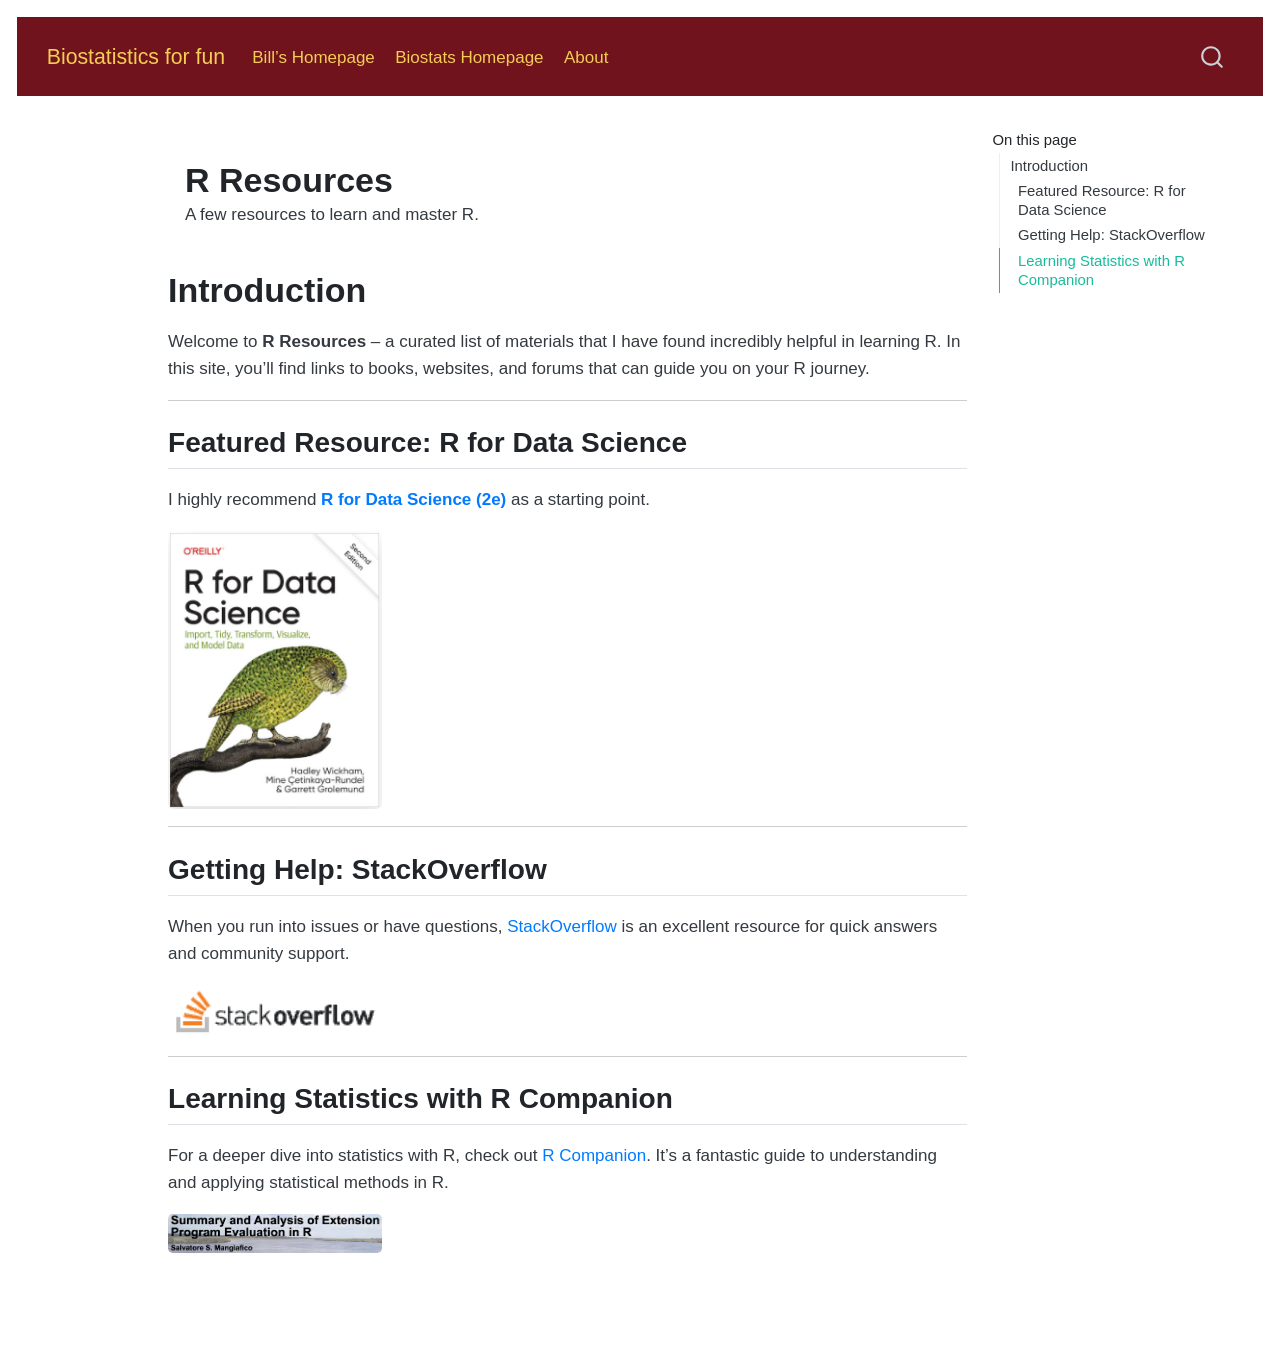
<file: docs/01_resources.html>
<!DOCTYPE html>
<html xmlns="http://www.w3.org/1999/xhtml" lang="en" xml:lang="en"><head>

<meta charset="utf-8">
<meta name="generator" content="quarto-1.5.57">

<meta name="viewport" content="width=device-width, initial-scale=1.0, user-scalable=yes">

<meta name="description" content="A few resources to learn and master R.">

<title>R Resources – Biostatistics for fun</title>
<style>
code{white-space: pre-wrap;}
span.smallcaps{font-variant: small-caps;}
div.columns{display: flex; gap: min(4vw, 1.5em);}
div.column{flex: auto; overflow-x: auto;}
div.hanging-indent{margin-left: 1.5em; text-indent: -1.5em;}
ul.task-list{list-style: none;}
ul.task-list li input[type="checkbox"] {
  width: 0.8em;
  margin: 0 0.8em 0.2em -1em; /* quarto-specific, see https://github.com/quarto-dev/quarto-cli/issues/4556 */ 
  vertical-align: middle;
}
</style>


<script src="site_libs/quarto-nav/quarto-nav.js"></script>
<script src="site_libs/quarto-nav/headroom.min.js"></script>
<script src="site_libs/clipboard/clipboard.min.js"></script>
<script src="site_libs/quarto-search/autocomplete.umd.js"></script>
<script src="site_libs/quarto-search/fuse.min.js"></script>
<script src="site_libs/quarto-search/quarto-search.js"></script>
<meta name="quarto:offset" content="./">
<script src="site_libs/quarto-html/quarto.js"></script>
<script src="site_libs/quarto-html/popper.min.js"></script>
<script src="site_libs/quarto-html/tippy.umd.min.js"></script>
<script src="site_libs/quarto-html/anchor.min.js"></script>
<link href="site_libs/quarto-html/tippy.css" rel="stylesheet">
<link href="site_libs/quarto-html/quarto-syntax-highlighting.css" rel="stylesheet" id="quarto-text-highlighting-styles">
<script src="site_libs/bootstrap/bootstrap.min.js"></script>
<link href="site_libs/bootstrap/bootstrap-icons.css" rel="stylesheet">
<link href="site_libs/bootstrap/bootstrap.min.css" rel="stylesheet" id="quarto-bootstrap" data-mode="light">
<script id="quarto-search-options" type="application/json">{
  "location": "navbar",
  "copy-button": false,
  "collapse-after": 3,
  "panel-placement": "end",
  "type": "overlay",
  "limit": 50,
  "keyboard-shortcut": [
    "f",
    "/",
    "s"
  ],
  "show-item-context": false,
  "language": {
    "search-no-results-text": "No results",
    "search-matching-documents-text": "matching documents",
    "search-copy-link-title": "Copy link to search",
    "search-hide-matches-text": "Hide additional matches",
    "search-more-match-text": "more match in this document",
    "search-more-matches-text": "more matches in this document",
    "search-clear-button-title": "Clear",
    "search-text-placeholder": "",
    "search-detached-cancel-button-title": "Cancel",
    "search-submit-button-title": "Submit",
    "search-label": "Search"
  }
}</script>


<link rel="stylesheet" href="styles.css">
</head>

<body class="nav-fixed">

<div id="quarto-search-results"></div>
  <header id="quarto-header" class="headroom fixed-top">
    <nav class="navbar navbar-expand-lg " data-bs-theme="dark">
      <div class="navbar-container container-fluid">
      <div class="navbar-brand-container mx-auto">
    <a class="navbar-brand" href="./index.html">
    <span class="navbar-title">Biostatistics for fun</span>
    </a>
  </div>
            <div id="quarto-search" class="" title="Search"></div>
          <button class="navbar-toggler" type="button" data-bs-toggle="collapse" data-bs-target="#navbarCollapse" aria-controls="navbarCollapse" role="menu" aria-expanded="false" aria-label="Toggle navigation" onclick="if (window.quartoToggleHeadroom) { window.quartoToggleHeadroom(); }">
  <span class="navbar-toggler-icon"></span>
</button>
          <div class="collapse navbar-collapse" id="navbarCollapse">
            <ul class="navbar-nav navbar-nav-scroll me-auto">
  <li class="nav-item">
    <a class="nav-link" href="https://wlperry.github.io/index.html"> 
<span class="menu-text">Bill’s Homepage</span></a>
  </li>  
  <li class="nav-item">
    <a class="nav-link" href="https://wlperry.github.io/web_stats/index.html"> 
<span class="menu-text">Biostats Homepage</span></a>
  </li>  
  <li class="nav-item">
    <a class="nav-link" href="./about.html"> 
<span class="menu-text">About</span></a>
  </li>  
</ul>
          </div> <!-- /navcollapse -->
            <div class="quarto-navbar-tools">
</div>
      </div> <!-- /container-fluid -->
    </nav>
</header>
<!-- content -->
<div id="quarto-content" class="quarto-container page-columns page-rows-contents page-layout-article page-navbar">
<!-- sidebar -->
<!-- margin-sidebar -->
    <div id="quarto-margin-sidebar" class="sidebar margin-sidebar">
        <nav id="TOC" role="doc-toc" class="toc-active">
    <h2 id="toc-title">On this page</h2>
   
  <ul class="collapse">
  <li><a href="#introduction" id="toc-introduction" class="nav-link active" data-scroll-target="#introduction">Introduction</a>
  <ul class="collapse">
  <li><a href="#featured-resource-r-for-data-science" id="toc-featured-resource-r-for-data-science" class="nav-link" data-scroll-target="#featured-resource-r-for-data-science">Featured Resource: R for Data Science</a></li>
  <li><a href="#getting-help-stackoverflow" id="toc-getting-help-stackoverflow" class="nav-link" data-scroll-target="#getting-help-stackoverflow">Getting Help: StackOverflow</a></li>
  <li><a href="#learning-statistics-with-r-companion" id="toc-learning-statistics-with-r-companion" class="nav-link" data-scroll-target="#learning-statistics-with-r-companion">Learning Statistics with R Companion</a></li>
  </ul></li>
  </ul>
</nav>
    </div>
<!-- main -->
<main class="content" id="quarto-document-content">

<header id="title-block-header" class="quarto-title-block default">
<div class="quarto-title">
<h1 class="title">R Resources</h1>
</div>

<div>
  <div class="description">
    A few resources to learn and master R.
  </div>
</div>


<div class="quarto-title-meta">

    
  
    
  </div>
  


</header>


<section id="introduction" class="level1">
<h1>Introduction</h1>
<p>Welcome to <strong>R Resources</strong> – a curated list of materials that I have found incredibly helpful in learning R. In this site, you’ll find links to books, websites, and forums that can guide you on your R journey.</p>
<hr>
<section id="featured-resource-r-for-data-science" class="level2">
<h2 class="anchored" data-anchor-id="featured-resource-r-for-data-science">Featured Resource: R for Data Science</h2>
<p>I highly recommend <a href="https://r4ds.hadley.nz/"><strong>R for Data Science (2e)</strong></a> as a starting point.</p>
<p><a href="https://r4ds.hadley.nz/"><img src="./images/r4datascience.png" class="img-fluid" alt="R for Data Science cover" width="214"></a></p>
<hr>
</section>
<section id="getting-help-stackoverflow" class="level2">
<h2 class="anchored" data-anchor-id="getting-help-stackoverflow">Getting Help: StackOverflow</h2>
<p>When you run into issues or have questions, <a href="https://stackoverflow.com/">StackOverflow</a> is an excellent resource for quick answers and community support.</p>
<p><a href="https://stackoverflow.com/"><img src="./images/stackoverflow.png" class="img-fluid" alt="StackOverflow logo" width="214"></a></p>
<hr>
</section>
<section id="learning-statistics-with-r-companion" class="level2">
<h2 class="anchored" data-anchor-id="learning-statistics-with-r-companion">Learning Statistics with R Companion</h2>
<p>For a deeper dive into statistics with R, check out <a href="https://rcompanion.org/handbook/">R Companion</a>. It’s a fantastic guide to understanding and applying statistical methods in R.</p>
<p><a href="https://rcompanion.org/handbook/"><img src="./images/rcompanion.png" class="img-fluid" alt="R Companion logo" width="214"></a></p>


</section>
</section>

</main> <!-- /main -->
<script id="quarto-html-after-body" type="application/javascript">
window.document.addEventListener("DOMContentLoaded", function (event) {
  const toggleBodyColorMode = (bsSheetEl) => {
    const mode = bsSheetEl.getAttribute("data-mode");
    const bodyEl = window.document.querySelector("body");
    if (mode === "dark") {
      bodyEl.classList.add("quarto-dark");
      bodyEl.classList.remove("quarto-light");
    } else {
      bodyEl.classList.add("quarto-light");
      bodyEl.classList.remove("quarto-dark");
    }
  }
  const toggleBodyColorPrimary = () => {
    const bsSheetEl = window.document.querySelector("link#quarto-bootstrap");
    if (bsSheetEl) {
      toggleBodyColorMode(bsSheetEl);
    }
  }
  toggleBodyColorPrimary();  
  const icon = "";
  const anchorJS = new window.AnchorJS();
  anchorJS.options = {
    placement: 'right',
    icon: icon
  };
  anchorJS.add('.anchored');
  const isCodeAnnotation = (el) => {
    for (const clz of el.classList) {
      if (clz.startsWith('code-annotation-')) {                     
        return true;
      }
    }
    return false;
  }
  const onCopySuccess = function(e) {
    // button target
    const button = e.trigger;
    // don't keep focus
    button.blur();
    // flash "checked"
    button.classList.add('code-copy-button-checked');
    var currentTitle = button.getAttribute("title");
    button.setAttribute("title", "Copied!");
    let tooltip;
    if (window.bootstrap) {
      button.setAttribute("data-bs-toggle", "tooltip");
      button.setAttribute("data-bs-placement", "left");
      button.setAttribute("data-bs-title", "Copied!");
      tooltip = new bootstrap.Tooltip(button, 
        { trigger: "manual", 
          customClass: "code-copy-button-tooltip",
          offset: [0, -8]});
      tooltip.show();    
    }
    setTimeout(function() {
      if (tooltip) {
        tooltip.hide();
        button.removeAttribute("data-bs-title");
        button.removeAttribute("data-bs-toggle");
        button.removeAttribute("data-bs-placement");
      }
      button.setAttribute("title", currentTitle);
      button.classList.remove('code-copy-button-checked');
    }, 1000);
    // clear code selection
    e.clearSelection();
  }
  const getTextToCopy = function(trigger) {
      const codeEl = trigger.previousElementSibling.cloneNode(true);
      for (const childEl of codeEl.children) {
        if (isCodeAnnotation(childEl)) {
          childEl.remove();
        }
      }
      return codeEl.innerText;
  }
  const clipboard = new window.ClipboardJS('.code-copy-button:not([data-in-quarto-modal])', {
    text: getTextToCopy
  });
  clipboard.on('success', onCopySuccess);
  if (window.document.getElementById('quarto-embedded-source-code-modal')) {
    // For code content inside modals, clipBoardJS needs to be initialized with a container option
    // TODO: Check when it could be a function (https://github.com/zenorocha/clipboard.js/issues/860)
    const clipboardModal = new window.ClipboardJS('.code-copy-button[data-in-quarto-modal]', {
      text: getTextToCopy,
      container: window.document.getElementById('quarto-embedded-source-code-modal')
    });
    clipboardModal.on('success', onCopySuccess);
  }
    var localhostRegex = new RegExp(/^(?:http|https):\/\/localhost\:?[0-9]*\//);
    var mailtoRegex = new RegExp(/^mailto:/);
      var filterRegex = new RegExp('/' + window.location.host + '/');
    var isInternal = (href) => {
        return filterRegex.test(href) || localhostRegex.test(href) || mailtoRegex.test(href);
    }
    // Inspect non-navigation links and adorn them if external
 	var links = window.document.querySelectorAll('a[href]:not(.nav-link):not(.navbar-brand):not(.toc-action):not(.sidebar-link):not(.sidebar-item-toggle):not(.pagination-link):not(.no-external):not([aria-hidden]):not(.dropdown-item):not(.quarto-navigation-tool):not(.about-link)');
    for (var i=0; i<links.length; i++) {
      const link = links[i];
      if (!isInternal(link.href)) {
        // undo the damage that might have been done by quarto-nav.js in the case of
        // links that we want to consider external
        if (link.dataset.originalHref !== undefined) {
          link.href = link.dataset.originalHref;
        }
      }
    }
  function tippyHover(el, contentFn, onTriggerFn, onUntriggerFn) {
    const config = {
      allowHTML: true,
      maxWidth: 500,
      delay: 100,
      arrow: false,
      appendTo: function(el) {
          return el.parentElement;
      },
      interactive: true,
      interactiveBorder: 10,
      theme: 'quarto',
      placement: 'bottom-start',
    };
    if (contentFn) {
      config.content = contentFn;
    }
    if (onTriggerFn) {
      config.onTrigger = onTriggerFn;
    }
    if (onUntriggerFn) {
      config.onUntrigger = onUntriggerFn;
    }
    window.tippy(el, config); 
  }
  const noterefs = window.document.querySelectorAll('a[role="doc-noteref"]');
  for (var i=0; i<noterefs.length; i++) {
    const ref = noterefs[i];
    tippyHover(ref, function() {
      // use id or data attribute instead here
      let href = ref.getAttribute('data-footnote-href') || ref.getAttribute('href');
      try { href = new URL(href).hash; } catch {}
      const id = href.replace(/^#\/?/, "");
      const note = window.document.getElementById(id);
      if (note) {
        return note.innerHTML;
      } else {
        return "";
      }
    });
  }
  const xrefs = window.document.querySelectorAll('a.quarto-xref');
  const processXRef = (id, note) => {
    // Strip column container classes
    const stripColumnClz = (el) => {
      el.classList.remove("page-full", "page-columns");
      if (el.children) {
        for (const child of el.children) {
          stripColumnClz(child);
        }
      }
    }
    stripColumnClz(note)
    if (id === null || id.startsWith('sec-')) {
      // Special case sections, only their first couple elements
      const container = document.createElement("div");
      if (note.children && note.children.length > 2) {
        container.appendChild(note.children[0].cloneNode(true));
        for (let i = 1; i < note.children.length; i++) {
          const child = note.children[i];
          if (child.tagName === "P" && child.innerText === "") {
            continue;
          } else {
            container.appendChild(child.cloneNode(true));
            break;
          }
        }
        if (window.Quarto?.typesetMath) {
          window.Quarto.typesetMath(container);
        }
        return container.innerHTML
      } else {
        if (window.Quarto?.typesetMath) {
          window.Quarto.typesetMath(note);
        }
        return note.innerHTML;
      }
    } else {
      // Remove any anchor links if they are present
      const anchorLink = note.querySelector('a.anchorjs-link');
      if (anchorLink) {
        anchorLink.remove();
      }
      if (window.Quarto?.typesetMath) {
        window.Quarto.typesetMath(note);
      }
      // TODO in 1.5, we should make sure this works without a callout special case
      if (note.classList.contains("callout")) {
        return note.outerHTML;
      } else {
        return note.innerHTML;
      }
    }
  }
  for (var i=0; i<xrefs.length; i++) {
    const xref = xrefs[i];
    tippyHover(xref, undefined, function(instance) {
      instance.disable();
      let url = xref.getAttribute('href');
      let hash = undefined; 
      if (url.startsWith('#')) {
        hash = url;
      } else {
        try { hash = new URL(url).hash; } catch {}
      }
      if (hash) {
        const id = hash.replace(/^#\/?/, "");
        const note = window.document.getElementById(id);
        if (note !== null) {
          try {
            const html = processXRef(id, note.cloneNode(true));
            instance.setContent(html);
          } finally {
            instance.enable();
            instance.show();
          }
        } else {
          // See if we can fetch this
          fetch(url.split('#')[0])
          .then(res => res.text())
          .then(html => {
            const parser = new DOMParser();
            const htmlDoc = parser.parseFromString(html, "text/html");
            const note = htmlDoc.getElementById(id);
            if (note !== null) {
              const html = processXRef(id, note);
              instance.setContent(html);
            } 
          }).finally(() => {
            instance.enable();
            instance.show();
          });
        }
      } else {
        // See if we can fetch a full url (with no hash to target)
        // This is a special case and we should probably do some content thinning / targeting
        fetch(url)
        .then(res => res.text())
        .then(html => {
          const parser = new DOMParser();
          const htmlDoc = parser.parseFromString(html, "text/html");
          const note = htmlDoc.querySelector('main.content');
          if (note !== null) {
            // This should only happen for chapter cross references
            // (since there is no id in the URL)
            // remove the first header
            if (note.children.length > 0 && note.children[0].tagName === "HEADER") {
              note.children[0].remove();
            }
            const html = processXRef(null, note);
            instance.setContent(html);
          } 
        }).finally(() => {
          instance.enable();
          instance.show();
        });
      }
    }, function(instance) {
    });
  }
      let selectedAnnoteEl;
      const selectorForAnnotation = ( cell, annotation) => {
        let cellAttr = 'data-code-cell="' + cell + '"';
        let lineAttr = 'data-code-annotation="' +  annotation + '"';
        const selector = 'span[' + cellAttr + '][' + lineAttr + ']';
        return selector;
      }
      const selectCodeLines = (annoteEl) => {
        const doc = window.document;
        const targetCell = annoteEl.getAttribute("data-target-cell");
        const targetAnnotation = annoteEl.getAttribute("data-target-annotation");
        const annoteSpan = window.document.querySelector(selectorForAnnotation(targetCell, targetAnnotation));
        const lines = annoteSpan.getAttribute("data-code-lines").split(",");
        const lineIds = lines.map((line) => {
          return targetCell + "-" + line;
        })
        let top = null;
        let height = null;
        let parent = null;
        if (lineIds.length > 0) {
            //compute the position of the single el (top and bottom and make a div)
            const el = window.document.getElementById(lineIds[0]);
            top = el.offsetTop;
            height = el.offsetHeight;
            parent = el.parentElement.parentElement;
          if (lineIds.length > 1) {
            const lastEl = window.document.getElementById(lineIds[lineIds.length - 1]);
            const bottom = lastEl.offsetTop + lastEl.offsetHeight;
            height = bottom - top;
          }
          if (top !== null && height !== null && parent !== null) {
            // cook up a div (if necessary) and position it 
            let div = window.document.getElementById("code-annotation-line-highlight");
            if (div === null) {
              div = window.document.createElement("div");
              div.setAttribute("id", "code-annotation-line-highlight");
              div.style.position = 'absolute';
              parent.appendChild(div);
            }
            div.style.top = top - 2 + "px";
            div.style.height = height + 4 + "px";
            div.style.left = 0;
            let gutterDiv = window.document.getElementById("code-annotation-line-highlight-gutter");
            if (gutterDiv === null) {
              gutterDiv = window.document.createElement("div");
              gutterDiv.setAttribute("id", "code-annotation-line-highlight-gutter");
              gutterDiv.style.position = 'absolute';
              const codeCell = window.document.getElementById(targetCell);
              const gutter = codeCell.querySelector('.code-annotation-gutter');
              gutter.appendChild(gutterDiv);
            }
            gutterDiv.style.top = top - 2 + "px";
            gutterDiv.style.height = height + 4 + "px";
          }
          selectedAnnoteEl = annoteEl;
        }
      };
      const unselectCodeLines = () => {
        const elementsIds = ["code-annotation-line-highlight", "code-annotation-line-highlight-gutter"];
        elementsIds.forEach((elId) => {
          const div = window.document.getElementById(elId);
          if (div) {
            div.remove();
          }
        });
        selectedAnnoteEl = undefined;
      };
        // Handle positioning of the toggle
    window.addEventListener(
      "resize",
      throttle(() => {
        elRect = undefined;
        if (selectedAnnoteEl) {
          selectCodeLines(selectedAnnoteEl);
        }
      }, 10)
    );
    function throttle(fn, ms) {
    let throttle = false;
    let timer;
      return (...args) => {
        if(!throttle) { // first call gets through
            fn.apply(this, args);
            throttle = true;
        } else { // all the others get throttled
            if(timer) clearTimeout(timer); // cancel #2
            timer = setTimeout(() => {
              fn.apply(this, args);
              timer = throttle = false;
            }, ms);
        }
      };
    }
      // Attach click handler to the DT
      const annoteDls = window.document.querySelectorAll('dt[data-target-cell]');
      for (const annoteDlNode of annoteDls) {
        annoteDlNode.addEventListener('click', (event) => {
          const clickedEl = event.target;
          if (clickedEl !== selectedAnnoteEl) {
            unselectCodeLines();
            const activeEl = window.document.querySelector('dt[data-target-cell].code-annotation-active');
            if (activeEl) {
              activeEl.classList.remove('code-annotation-active');
            }
            selectCodeLines(clickedEl);
            clickedEl.classList.add('code-annotation-active');
          } else {
            // Unselect the line
            unselectCodeLines();
            clickedEl.classList.remove('code-annotation-active');
          }
        });
      }
  const findCites = (el) => {
    const parentEl = el.parentElement;
    if (parentEl) {
      const cites = parentEl.dataset.cites;
      if (cites) {
        return {
          el,
          cites: cites.split(' ')
        };
      } else {
        return findCites(el.parentElement)
      }
    } else {
      return undefined;
    }
  };
  var bibliorefs = window.document.querySelectorAll('a[role="doc-biblioref"]');
  for (var i=0; i<bibliorefs.length; i++) {
    const ref = bibliorefs[i];
    const citeInfo = findCites(ref);
    if (citeInfo) {
      tippyHover(citeInfo.el, function() {
        var popup = window.document.createElement('div');
        citeInfo.cites.forEach(function(cite) {
          var citeDiv = window.document.createElement('div');
          citeDiv.classList.add('hanging-indent');
          citeDiv.classList.add('csl-entry');
          var biblioDiv = window.document.getElementById('ref-' + cite);
          if (biblioDiv) {
            citeDiv.innerHTML = biblioDiv.innerHTML;
          }
          popup.appendChild(citeDiv);
        });
        return popup.innerHTML;
      });
    }
  }
});
</script>
</div> <!-- /content -->




</body></html>
</file>
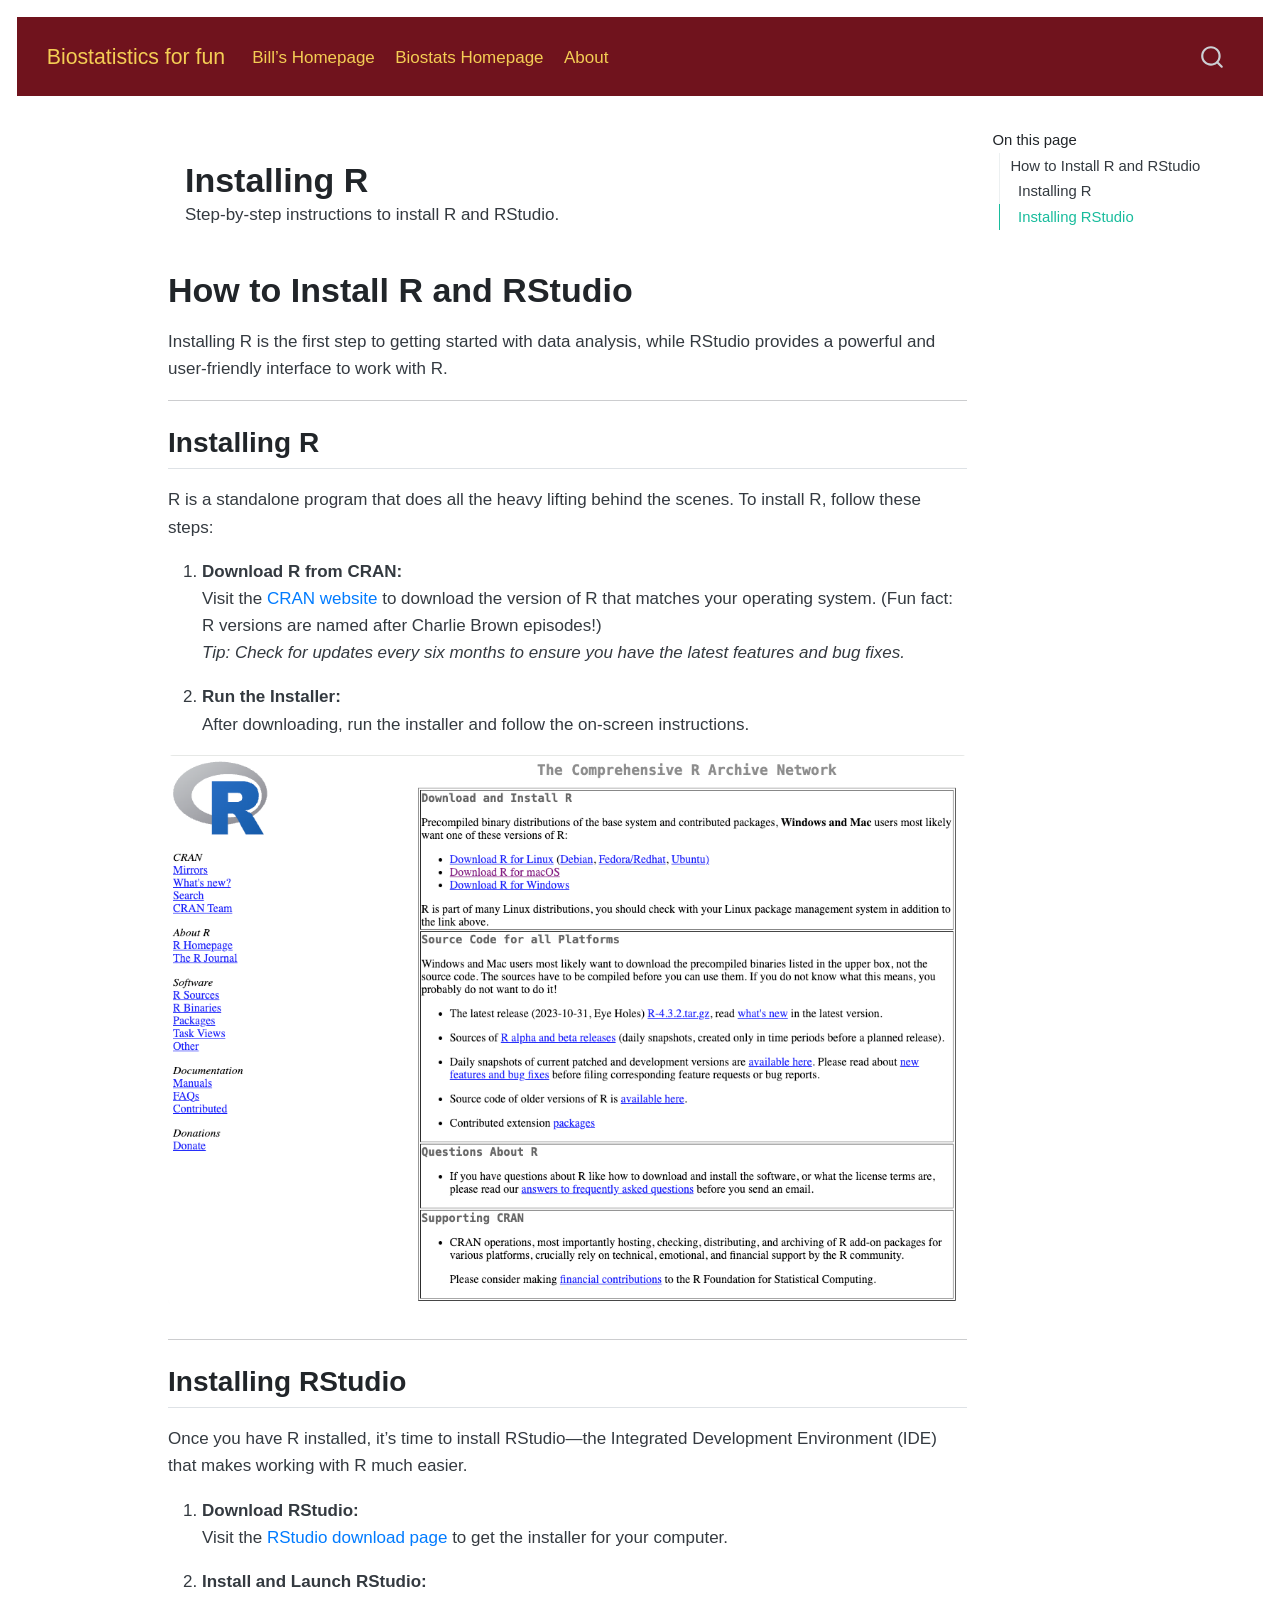
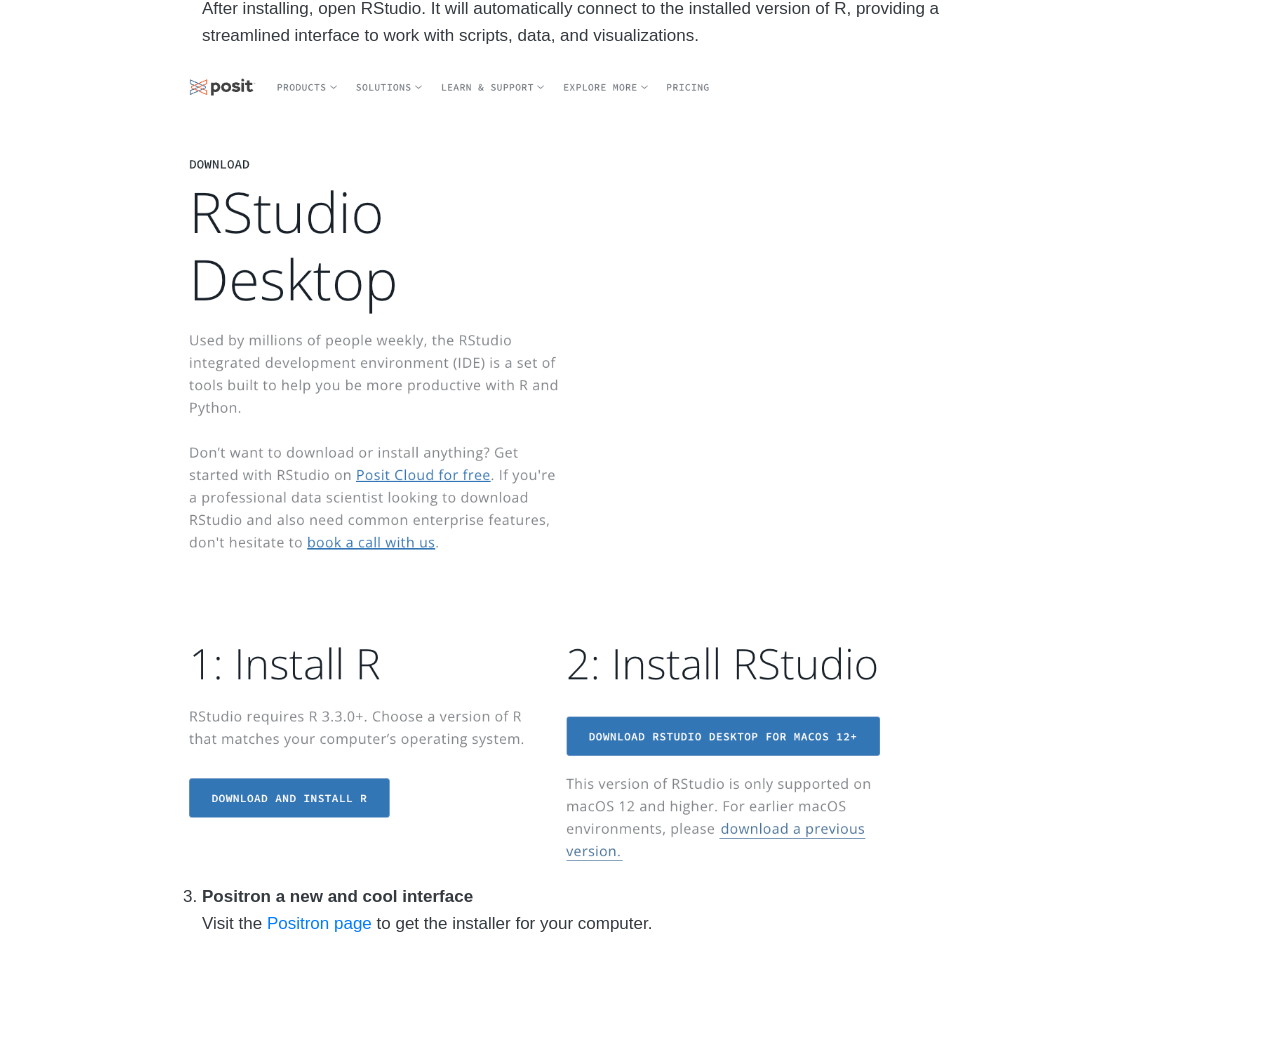
<file: docs/02_installing_r.html>
<!DOCTYPE html>
<html xmlns="http://www.w3.org/1999/xhtml" lang="en" xml:lang="en"><head>

<meta charset="utf-8">
<meta name="generator" content="quarto-1.5.57">

<meta name="viewport" content="width=device-width, initial-scale=1.0, user-scalable=yes">

<meta name="description" content="Step-by-step instructions to install R and RStudio.">

<title>Installing R – Biostatistics for fun</title>
<style>
code{white-space: pre-wrap;}
span.smallcaps{font-variant: small-caps;}
div.columns{display: flex; gap: min(4vw, 1.5em);}
div.column{flex: auto; overflow-x: auto;}
div.hanging-indent{margin-left: 1.5em; text-indent: -1.5em;}
ul.task-list{list-style: none;}
ul.task-list li input[type="checkbox"] {
  width: 0.8em;
  margin: 0 0.8em 0.2em -1em; /* quarto-specific, see https://github.com/quarto-dev/quarto-cli/issues/4556 */ 
  vertical-align: middle;
}
</style>


<script src="site_libs/quarto-nav/quarto-nav.js"></script>
<script src="site_libs/quarto-nav/headroom.min.js"></script>
<script src="site_libs/clipboard/clipboard.min.js"></script>
<script src="site_libs/quarto-search/autocomplete.umd.js"></script>
<script src="site_libs/quarto-search/fuse.min.js"></script>
<script src="site_libs/quarto-search/quarto-search.js"></script>
<meta name="quarto:offset" content="./">
<script src="site_libs/quarto-html/quarto.js"></script>
<script src="site_libs/quarto-html/popper.min.js"></script>
<script src="site_libs/quarto-html/tippy.umd.min.js"></script>
<script src="site_libs/quarto-html/anchor.min.js"></script>
<link href="site_libs/quarto-html/tippy.css" rel="stylesheet">
<link href="site_libs/quarto-html/quarto-syntax-highlighting.css" rel="stylesheet" id="quarto-text-highlighting-styles">
<script src="site_libs/bootstrap/bootstrap.min.js"></script>
<link href="site_libs/bootstrap/bootstrap-icons.css" rel="stylesheet">
<link href="site_libs/bootstrap/bootstrap.min.css" rel="stylesheet" id="quarto-bootstrap" data-mode="light">
<script id="quarto-search-options" type="application/json">{
  "location": "navbar",
  "copy-button": false,
  "collapse-after": 3,
  "panel-placement": "end",
  "type": "overlay",
  "limit": 50,
  "keyboard-shortcut": [
    "f",
    "/",
    "s"
  ],
  "show-item-context": false,
  "language": {
    "search-no-results-text": "No results",
    "search-matching-documents-text": "matching documents",
    "search-copy-link-title": "Copy link to search",
    "search-hide-matches-text": "Hide additional matches",
    "search-more-match-text": "more match in this document",
    "search-more-matches-text": "more matches in this document",
    "search-clear-button-title": "Clear",
    "search-text-placeholder": "",
    "search-detached-cancel-button-title": "Cancel",
    "search-submit-button-title": "Submit",
    "search-label": "Search"
  }
}</script>


<link rel="stylesheet" href="styles.css">
</head>

<body class="nav-fixed">

<div id="quarto-search-results"></div>
  <header id="quarto-header" class="headroom fixed-top">
    <nav class="navbar navbar-expand-lg " data-bs-theme="dark">
      <div class="navbar-container container-fluid">
      <div class="navbar-brand-container mx-auto">
    <a class="navbar-brand" href="./index.html">
    <span class="navbar-title">Biostatistics for fun</span>
    </a>
  </div>
            <div id="quarto-search" class="" title="Search"></div>
          <button class="navbar-toggler" type="button" data-bs-toggle="collapse" data-bs-target="#navbarCollapse" aria-controls="navbarCollapse" role="menu" aria-expanded="false" aria-label="Toggle navigation" onclick="if (window.quartoToggleHeadroom) { window.quartoToggleHeadroom(); }">
  <span class="navbar-toggler-icon"></span>
</button>
          <div class="collapse navbar-collapse" id="navbarCollapse">
            <ul class="navbar-nav navbar-nav-scroll me-auto">
  <li class="nav-item">
    <a class="nav-link" href="https://wlperry.github.io/index.html"> 
<span class="menu-text">Bill’s Homepage</span></a>
  </li>  
  <li class="nav-item">
    <a class="nav-link" href="https://wlperry.github.io/web_stats/index.html"> 
<span class="menu-text">Biostats Homepage</span></a>
  </li>  
  <li class="nav-item">
    <a class="nav-link" href="./about.html"> 
<span class="menu-text">About</span></a>
  </li>  
</ul>
          </div> <!-- /navcollapse -->
            <div class="quarto-navbar-tools">
</div>
      </div> <!-- /container-fluid -->
    </nav>
</header>
<!-- content -->
<div id="quarto-content" class="quarto-container page-columns page-rows-contents page-layout-article page-navbar">
<!-- sidebar -->
<!-- margin-sidebar -->
    <div id="quarto-margin-sidebar" class="sidebar margin-sidebar">
        <nav id="TOC" role="doc-toc" class="toc-active">
    <h2 id="toc-title">On this page</h2>
   
  <ul class="collapse">
  <li><a href="#how-to-install-r-and-rstudio" id="toc-how-to-install-r-and-rstudio" class="nav-link active" data-scroll-target="#how-to-install-r-and-rstudio">How to Install R and RStudio</a>
  <ul class="collapse">
  <li><a href="#installing-r" id="toc-installing-r" class="nav-link" data-scroll-target="#installing-r">Installing R</a></li>
  <li><a href="#installing-rstudio" id="toc-installing-rstudio" class="nav-link" data-scroll-target="#installing-rstudio">Installing RStudio</a></li>
  </ul></li>
  </ul>
</nav>
    </div>
<!-- main -->
<main class="content" id="quarto-document-content">

<header id="title-block-header" class="quarto-title-block default">
<div class="quarto-title">
<h1 class="title">Installing R</h1>
</div>

<div>
  <div class="description">
    Step-by-step instructions to install R and RStudio.
  </div>
</div>


<div class="quarto-title-meta">

    
  
    
  </div>
  


</header>


<section id="how-to-install-r-and-rstudio" class="level1">
<h1>How to Install R and RStudio</h1>
<p>Installing R is the first step to getting started with data analysis, while RStudio provides a powerful and user-friendly interface to work with R.</p>
<hr>
<section id="installing-r" class="level2">
<h2 class="anchored" data-anchor-id="installing-r">Installing R</h2>
<p>R is a standalone program that does all the heavy lifting behind the scenes. To install R, follow these steps:</p>
<ol type="1">
<li><p><strong>Download R from CRAN:</strong><br>
Visit the <a href="https://cran.r-project.org/">CRAN website</a> to download the version of R that matches your operating system. (Fun fact: R versions are named after Charlie Brown episodes!)<br>
<em>Tip: Check for updates every six months to ensure you have the latest features and bug fixes.</em></p></li>
<li><p><strong>Run the Installer:</strong><br>
After downloading, run the installer and follow the on‑screen instructions.</p></li>
</ol>
<div class="quarto-figure quarto-figure-center">
<figure class="figure">
<p><img src="./images/cran.png" class="img-fluid quarto-figure quarto-figure-center figure-img" alt="CRAN download page for R" width="1090"></p>
</figure>
</div>
<hr>
</section>
<section id="installing-rstudio" class="level2">
<h2 class="anchored" data-anchor-id="installing-rstudio">Installing RStudio</h2>
<p>Once you have R installed, it’s time to install RStudio—the Integrated Development Environment (IDE) that makes working with R much easier.</p>
<ol type="1">
<li><p><strong>Download RStudio:</strong><br>
Visit the <a href="https://www.rstudio.com/products/rstudio/download/">RStudio download page</a> to get the installer for your computer.</p></li>
<li><p><strong>Install and Launch RStudio:</strong><br>
After installing, open RStudio. It will automatically connect to the installed version of R, providing a streamlined interface to work with scripts, data, and visualizations.</p></li>
</ol>
<p><img src="./images/posit.png" class="img-fluid" alt="Screenshot of the RStudio interface" width="750"></p>
<ol start="3" type="1">
<li><strong>Positron a new and cool interface</strong><br>
Visit the <a href="https://positron.posit.co/download">Positron page</a> to get the installer for your computer.</li>
</ol>


</section>
</section>

</main> <!-- /main -->
<script id="quarto-html-after-body" type="application/javascript">
window.document.addEventListener("DOMContentLoaded", function (event) {
  const toggleBodyColorMode = (bsSheetEl) => {
    const mode = bsSheetEl.getAttribute("data-mode");
    const bodyEl = window.document.querySelector("body");
    if (mode === "dark") {
      bodyEl.classList.add("quarto-dark");
      bodyEl.classList.remove("quarto-light");
    } else {
      bodyEl.classList.add("quarto-light");
      bodyEl.classList.remove("quarto-dark");
    }
  }
  const toggleBodyColorPrimary = () => {
    const bsSheetEl = window.document.querySelector("link#quarto-bootstrap");
    if (bsSheetEl) {
      toggleBodyColorMode(bsSheetEl);
    }
  }
  toggleBodyColorPrimary();  
  const icon = "";
  const anchorJS = new window.AnchorJS();
  anchorJS.options = {
    placement: 'right',
    icon: icon
  };
  anchorJS.add('.anchored');
  const isCodeAnnotation = (el) => {
    for (const clz of el.classList) {
      if (clz.startsWith('code-annotation-')) {                     
        return true;
      }
    }
    return false;
  }
  const onCopySuccess = function(e) {
    // button target
    const button = e.trigger;
    // don't keep focus
    button.blur();
    // flash "checked"
    button.classList.add('code-copy-button-checked');
    var currentTitle = button.getAttribute("title");
    button.setAttribute("title", "Copied!");
    let tooltip;
    if (window.bootstrap) {
      button.setAttribute("data-bs-toggle", "tooltip");
      button.setAttribute("data-bs-placement", "left");
      button.setAttribute("data-bs-title", "Copied!");
      tooltip = new bootstrap.Tooltip(button, 
        { trigger: "manual", 
          customClass: "code-copy-button-tooltip",
          offset: [0, -8]});
      tooltip.show();    
    }
    setTimeout(function() {
      if (tooltip) {
        tooltip.hide();
        button.removeAttribute("data-bs-title");
        button.removeAttribute("data-bs-toggle");
        button.removeAttribute("data-bs-placement");
      }
      button.setAttribute("title", currentTitle);
      button.classList.remove('code-copy-button-checked');
    }, 1000);
    // clear code selection
    e.clearSelection();
  }
  const getTextToCopy = function(trigger) {
      const codeEl = trigger.previousElementSibling.cloneNode(true);
      for (const childEl of codeEl.children) {
        if (isCodeAnnotation(childEl)) {
          childEl.remove();
        }
      }
      return codeEl.innerText;
  }
  const clipboard = new window.ClipboardJS('.code-copy-button:not([data-in-quarto-modal])', {
    text: getTextToCopy
  });
  clipboard.on('success', onCopySuccess);
  if (window.document.getElementById('quarto-embedded-source-code-modal')) {
    // For code content inside modals, clipBoardJS needs to be initialized with a container option
    // TODO: Check when it could be a function (https://github.com/zenorocha/clipboard.js/issues/860)
    const clipboardModal = new window.ClipboardJS('.code-copy-button[data-in-quarto-modal]', {
      text: getTextToCopy,
      container: window.document.getElementById('quarto-embedded-source-code-modal')
    });
    clipboardModal.on('success', onCopySuccess);
  }
    var localhostRegex = new RegExp(/^(?:http|https):\/\/localhost\:?[0-9]*\//);
    var mailtoRegex = new RegExp(/^mailto:/);
      var filterRegex = new RegExp('/' + window.location.host + '/');
    var isInternal = (href) => {
        return filterRegex.test(href) || localhostRegex.test(href) || mailtoRegex.test(href);
    }
    // Inspect non-navigation links and adorn them if external
 	var links = window.document.querySelectorAll('a[href]:not(.nav-link):not(.navbar-brand):not(.toc-action):not(.sidebar-link):not(.sidebar-item-toggle):not(.pagination-link):not(.no-external):not([aria-hidden]):not(.dropdown-item):not(.quarto-navigation-tool):not(.about-link)');
    for (var i=0; i<links.length; i++) {
      const link = links[i];
      if (!isInternal(link.href)) {
        // undo the damage that might have been done by quarto-nav.js in the case of
        // links that we want to consider external
        if (link.dataset.originalHref !== undefined) {
          link.href = link.dataset.originalHref;
        }
      }
    }
  function tippyHover(el, contentFn, onTriggerFn, onUntriggerFn) {
    const config = {
      allowHTML: true,
      maxWidth: 500,
      delay: 100,
      arrow: false,
      appendTo: function(el) {
          return el.parentElement;
      },
      interactive: true,
      interactiveBorder: 10,
      theme: 'quarto',
      placement: 'bottom-start',
    };
    if (contentFn) {
      config.content = contentFn;
    }
    if (onTriggerFn) {
      config.onTrigger = onTriggerFn;
    }
    if (onUntriggerFn) {
      config.onUntrigger = onUntriggerFn;
    }
    window.tippy(el, config); 
  }
  const noterefs = window.document.querySelectorAll('a[role="doc-noteref"]');
  for (var i=0; i<noterefs.length; i++) {
    const ref = noterefs[i];
    tippyHover(ref, function() {
      // use id or data attribute instead here
      let href = ref.getAttribute('data-footnote-href') || ref.getAttribute('href');
      try { href = new URL(href).hash; } catch {}
      const id = href.replace(/^#\/?/, "");
      const note = window.document.getElementById(id);
      if (note) {
        return note.innerHTML;
      } else {
        return "";
      }
    });
  }
  const xrefs = window.document.querySelectorAll('a.quarto-xref');
  const processXRef = (id, note) => {
    // Strip column container classes
    const stripColumnClz = (el) => {
      el.classList.remove("page-full", "page-columns");
      if (el.children) {
        for (const child of el.children) {
          stripColumnClz(child);
        }
      }
    }
    stripColumnClz(note)
    if (id === null || id.startsWith('sec-')) {
      // Special case sections, only their first couple elements
      const container = document.createElement("div");
      if (note.children && note.children.length > 2) {
        container.appendChild(note.children[0].cloneNode(true));
        for (let i = 1; i < note.children.length; i++) {
          const child = note.children[i];
          if (child.tagName === "P" && child.innerText === "") {
            continue;
          } else {
            container.appendChild(child.cloneNode(true));
            break;
          }
        }
        if (window.Quarto?.typesetMath) {
          window.Quarto.typesetMath(container);
        }
        return container.innerHTML
      } else {
        if (window.Quarto?.typesetMath) {
          window.Quarto.typesetMath(note);
        }
        return note.innerHTML;
      }
    } else {
      // Remove any anchor links if they are present
      const anchorLink = note.querySelector('a.anchorjs-link');
      if (anchorLink) {
        anchorLink.remove();
      }
      if (window.Quarto?.typesetMath) {
        window.Quarto.typesetMath(note);
      }
      // TODO in 1.5, we should make sure this works without a callout special case
      if (note.classList.contains("callout")) {
        return note.outerHTML;
      } else {
        return note.innerHTML;
      }
    }
  }
  for (var i=0; i<xrefs.length; i++) {
    const xref = xrefs[i];
    tippyHover(xref, undefined, function(instance) {
      instance.disable();
      let url = xref.getAttribute('href');
      let hash = undefined; 
      if (url.startsWith('#')) {
        hash = url;
      } else {
        try { hash = new URL(url).hash; } catch {}
      }
      if (hash) {
        const id = hash.replace(/^#\/?/, "");
        const note = window.document.getElementById(id);
        if (note !== null) {
          try {
            const html = processXRef(id, note.cloneNode(true));
            instance.setContent(html);
          } finally {
            instance.enable();
            instance.show();
          }
        } else {
          // See if we can fetch this
          fetch(url.split('#')[0])
          .then(res => res.text())
          .then(html => {
            const parser = new DOMParser();
            const htmlDoc = parser.parseFromString(html, "text/html");
            const note = htmlDoc.getElementById(id);
            if (note !== null) {
              const html = processXRef(id, note);
              instance.setContent(html);
            } 
          }).finally(() => {
            instance.enable();
            instance.show();
          });
        }
      } else {
        // See if we can fetch a full url (with no hash to target)
        // This is a special case and we should probably do some content thinning / targeting
        fetch(url)
        .then(res => res.text())
        .then(html => {
          const parser = new DOMParser();
          const htmlDoc = parser.parseFromString(html, "text/html");
          const note = htmlDoc.querySelector('main.content');
          if (note !== null) {
            // This should only happen for chapter cross references
            // (since there is no id in the URL)
            // remove the first header
            if (note.children.length > 0 && note.children[0].tagName === "HEADER") {
              note.children[0].remove();
            }
            const html = processXRef(null, note);
            instance.setContent(html);
          } 
        }).finally(() => {
          instance.enable();
          instance.show();
        });
      }
    }, function(instance) {
    });
  }
      let selectedAnnoteEl;
      const selectorForAnnotation = ( cell, annotation) => {
        let cellAttr = 'data-code-cell="' + cell + '"';
        let lineAttr = 'data-code-annotation="' +  annotation + '"';
        const selector = 'span[' + cellAttr + '][' + lineAttr + ']';
        return selector;
      }
      const selectCodeLines = (annoteEl) => {
        const doc = window.document;
        const targetCell = annoteEl.getAttribute("data-target-cell");
        const targetAnnotation = annoteEl.getAttribute("data-target-annotation");
        const annoteSpan = window.document.querySelector(selectorForAnnotation(targetCell, targetAnnotation));
        const lines = annoteSpan.getAttribute("data-code-lines").split(",");
        const lineIds = lines.map((line) => {
          return targetCell + "-" + line;
        })
        let top = null;
        let height = null;
        let parent = null;
        if (lineIds.length > 0) {
            //compute the position of the single el (top and bottom and make a div)
            const el = window.document.getElementById(lineIds[0]);
            top = el.offsetTop;
            height = el.offsetHeight;
            parent = el.parentElement.parentElement;
          if (lineIds.length > 1) {
            const lastEl = window.document.getElementById(lineIds[lineIds.length - 1]);
            const bottom = lastEl.offsetTop + lastEl.offsetHeight;
            height = bottom - top;
          }
          if (top !== null && height !== null && parent !== null) {
            // cook up a div (if necessary) and position it 
            let div = window.document.getElementById("code-annotation-line-highlight");
            if (div === null) {
              div = window.document.createElement("div");
              div.setAttribute("id", "code-annotation-line-highlight");
              div.style.position = 'absolute';
              parent.appendChild(div);
            }
            div.style.top = top - 2 + "px";
            div.style.height = height + 4 + "px";
            div.style.left = 0;
            let gutterDiv = window.document.getElementById("code-annotation-line-highlight-gutter");
            if (gutterDiv === null) {
              gutterDiv = window.document.createElement("div");
              gutterDiv.setAttribute("id", "code-annotation-line-highlight-gutter");
              gutterDiv.style.position = 'absolute';
              const codeCell = window.document.getElementById(targetCell);
              const gutter = codeCell.querySelector('.code-annotation-gutter');
              gutter.appendChild(gutterDiv);
            }
            gutterDiv.style.top = top - 2 + "px";
            gutterDiv.style.height = height + 4 + "px";
          }
          selectedAnnoteEl = annoteEl;
        }
      };
      const unselectCodeLines = () => {
        const elementsIds = ["code-annotation-line-highlight", "code-annotation-line-highlight-gutter"];
        elementsIds.forEach((elId) => {
          const div = window.document.getElementById(elId);
          if (div) {
            div.remove();
          }
        });
        selectedAnnoteEl = undefined;
      };
        // Handle positioning of the toggle
    window.addEventListener(
      "resize",
      throttle(() => {
        elRect = undefined;
        if (selectedAnnoteEl) {
          selectCodeLines(selectedAnnoteEl);
        }
      }, 10)
    );
    function throttle(fn, ms) {
    let throttle = false;
    let timer;
      return (...args) => {
        if(!throttle) { // first call gets through
            fn.apply(this, args);
            throttle = true;
        } else { // all the others get throttled
            if(timer) clearTimeout(timer); // cancel #2
            timer = setTimeout(() => {
              fn.apply(this, args);
              timer = throttle = false;
            }, ms);
        }
      };
    }
      // Attach click handler to the DT
      const annoteDls = window.document.querySelectorAll('dt[data-target-cell]');
      for (const annoteDlNode of annoteDls) {
        annoteDlNode.addEventListener('click', (event) => {
          const clickedEl = event.target;
          if (clickedEl !== selectedAnnoteEl) {
            unselectCodeLines();
            const activeEl = window.document.querySelector('dt[data-target-cell].code-annotation-active');
            if (activeEl) {
              activeEl.classList.remove('code-annotation-active');
            }
            selectCodeLines(clickedEl);
            clickedEl.classList.add('code-annotation-active');
          } else {
            // Unselect the line
            unselectCodeLines();
            clickedEl.classList.remove('code-annotation-active');
          }
        });
      }
  const findCites = (el) => {
    const parentEl = el.parentElement;
    if (parentEl) {
      const cites = parentEl.dataset.cites;
      if (cites) {
        return {
          el,
          cites: cites.split(' ')
        };
      } else {
        return findCites(el.parentElement)
      }
    } else {
      return undefined;
    }
  };
  var bibliorefs = window.document.querySelectorAll('a[role="doc-biblioref"]');
  for (var i=0; i<bibliorefs.length; i++) {
    const ref = bibliorefs[i];
    const citeInfo = findCites(ref);
    if (citeInfo) {
      tippyHover(citeInfo.el, function() {
        var popup = window.document.createElement('div');
        citeInfo.cites.forEach(function(cite) {
          var citeDiv = window.document.createElement('div');
          citeDiv.classList.add('hanging-indent');
          citeDiv.classList.add('csl-entry');
          var biblioDiv = window.document.getElementById('ref-' + cite);
          if (biblioDiv) {
            citeDiv.innerHTML = biblioDiv.innerHTML;
          }
          popup.appendChild(citeDiv);
        });
        return popup.innerHTML;
      });
    }
  }
});
</script>
</div> <!-- /content -->




</body></html>
</file>
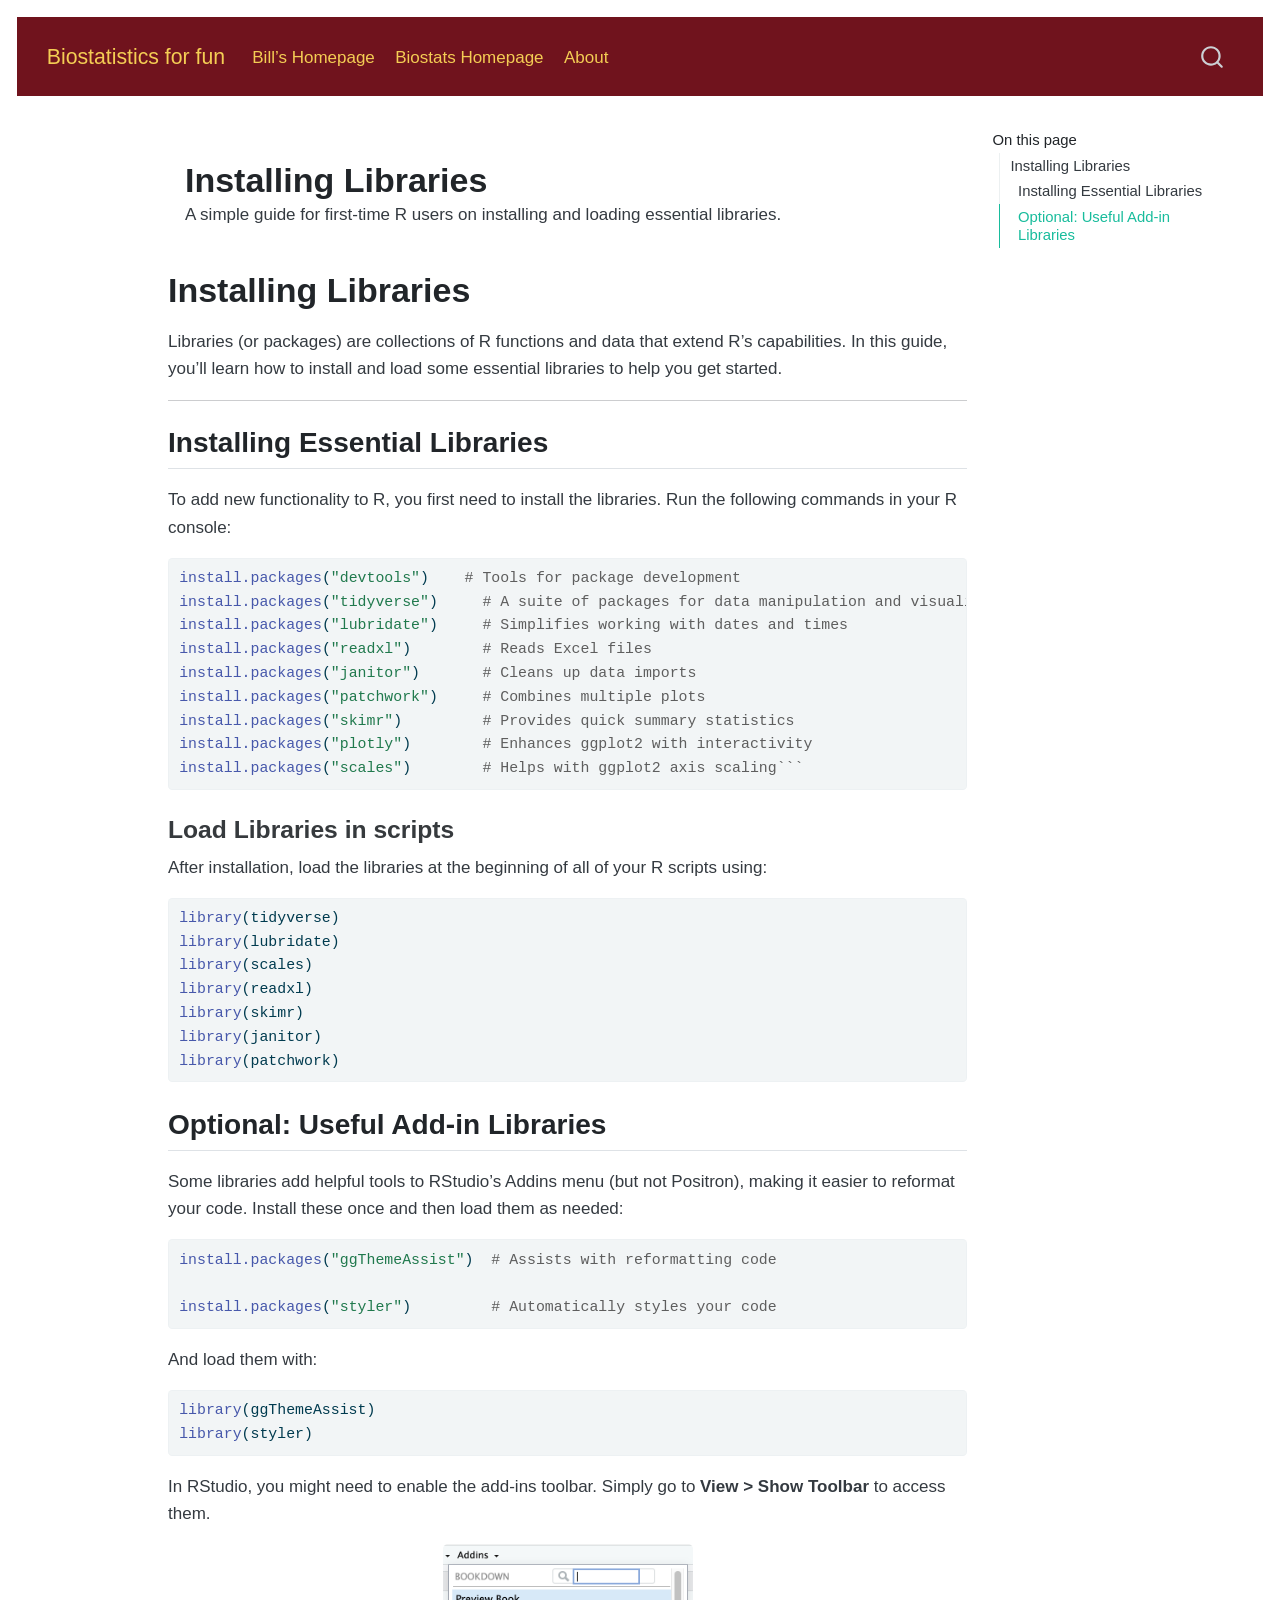
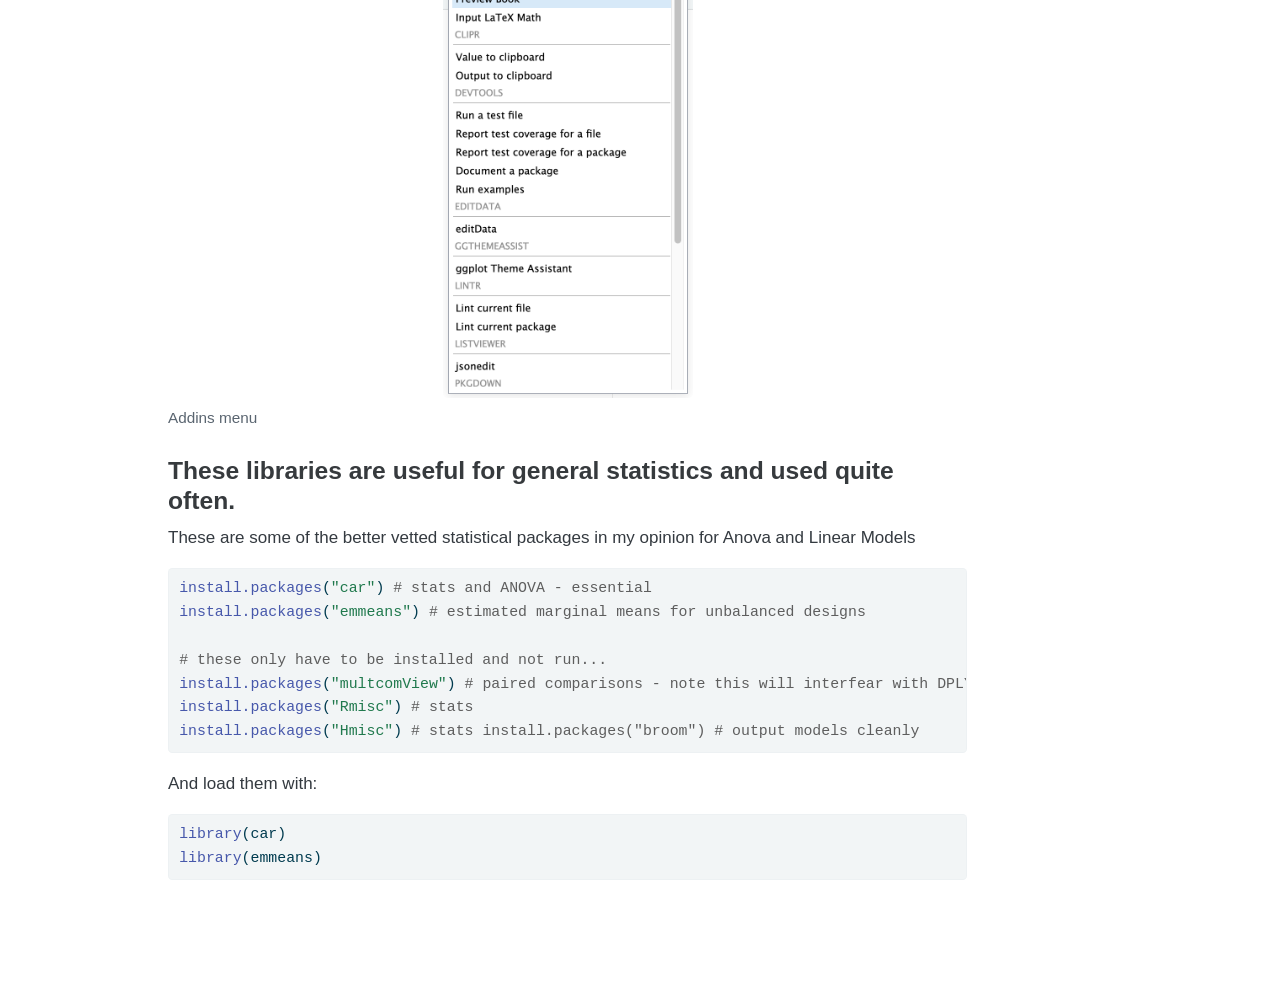
<file: docs/03_installing_libraries.html>
<!DOCTYPE html>
<html xmlns="http://www.w3.org/1999/xhtml" lang="en" xml:lang="en"><head>

<meta charset="utf-8">
<meta name="generator" content="quarto-1.5.57">

<meta name="viewport" content="width=device-width, initial-scale=1.0, user-scalable=yes">

<meta name="description" content="A simple guide for first-time R users on installing and loading essential libraries.">

<title>Installing Libraries – Biostatistics for fun</title>
<style>
code{white-space: pre-wrap;}
span.smallcaps{font-variant: small-caps;}
div.columns{display: flex; gap: min(4vw, 1.5em);}
div.column{flex: auto; overflow-x: auto;}
div.hanging-indent{margin-left: 1.5em; text-indent: -1.5em;}
ul.task-list{list-style: none;}
ul.task-list li input[type="checkbox"] {
  width: 0.8em;
  margin: 0 0.8em 0.2em -1em; /* quarto-specific, see https://github.com/quarto-dev/quarto-cli/issues/4556 */ 
  vertical-align: middle;
}
/* CSS for syntax highlighting */
pre > code.sourceCode { white-space: pre; position: relative; }
pre > code.sourceCode > span { line-height: 1.25; }
pre > code.sourceCode > span:empty { height: 1.2em; }
.sourceCode { overflow: visible; }
code.sourceCode > span { color: inherit; text-decoration: inherit; }
div.sourceCode { margin: 1em 0; }
pre.sourceCode { margin: 0; }
@media screen {
div.sourceCode { overflow: auto; }
}
@media print {
pre > code.sourceCode { white-space: pre-wrap; }
pre > code.sourceCode > span { display: inline-block; text-indent: -5em; padding-left: 5em; }
}
pre.numberSource code
  { counter-reset: source-line 0; }
pre.numberSource code > span
  { position: relative; left: -4em; counter-increment: source-line; }
pre.numberSource code > span > a:first-child::before
  { content: counter(source-line);
    position: relative; left: -1em; text-align: right; vertical-align: baseline;
    border: none; display: inline-block;
    -webkit-touch-callout: none; -webkit-user-select: none;
    -khtml-user-select: none; -moz-user-select: none;
    -ms-user-select: none; user-select: none;
    padding: 0 4px; width: 4em;
  }
pre.numberSource { margin-left: 3em;  padding-left: 4px; }
div.sourceCode
  {   }
@media screen {
pre > code.sourceCode > span > a:first-child::before { text-decoration: underline; }
}
</style>


<script src="site_libs/quarto-nav/quarto-nav.js"></script>
<script src="site_libs/quarto-nav/headroom.min.js"></script>
<script src="site_libs/clipboard/clipboard.min.js"></script>
<script src="site_libs/quarto-search/autocomplete.umd.js"></script>
<script src="site_libs/quarto-search/fuse.min.js"></script>
<script src="site_libs/quarto-search/quarto-search.js"></script>
<meta name="quarto:offset" content="./">
<script src="site_libs/quarto-html/quarto.js"></script>
<script src="site_libs/quarto-html/popper.min.js"></script>
<script src="site_libs/quarto-html/tippy.umd.min.js"></script>
<script src="site_libs/quarto-html/anchor.min.js"></script>
<link href="site_libs/quarto-html/tippy.css" rel="stylesheet">
<link href="site_libs/quarto-html/quarto-syntax-highlighting.css" rel="stylesheet" id="quarto-text-highlighting-styles">
<script src="site_libs/bootstrap/bootstrap.min.js"></script>
<link href="site_libs/bootstrap/bootstrap-icons.css" rel="stylesheet">
<link href="site_libs/bootstrap/bootstrap.min.css" rel="stylesheet" id="quarto-bootstrap" data-mode="light">
<script id="quarto-search-options" type="application/json">{
  "location": "navbar",
  "copy-button": false,
  "collapse-after": 3,
  "panel-placement": "end",
  "type": "overlay",
  "limit": 50,
  "keyboard-shortcut": [
    "f",
    "/",
    "s"
  ],
  "show-item-context": false,
  "language": {
    "search-no-results-text": "No results",
    "search-matching-documents-text": "matching documents",
    "search-copy-link-title": "Copy link to search",
    "search-hide-matches-text": "Hide additional matches",
    "search-more-match-text": "more match in this document",
    "search-more-matches-text": "more matches in this document",
    "search-clear-button-title": "Clear",
    "search-text-placeholder": "",
    "search-detached-cancel-button-title": "Cancel",
    "search-submit-button-title": "Submit",
    "search-label": "Search"
  }
}</script>


<link rel="stylesheet" href="styles.css">
</head>

<body class="nav-fixed">

<div id="quarto-search-results"></div>
  <header id="quarto-header" class="headroom fixed-top">
    <nav class="navbar navbar-expand-lg " data-bs-theme="dark">
      <div class="navbar-container container-fluid">
      <div class="navbar-brand-container mx-auto">
    <a class="navbar-brand" href="./index.html">
    <span class="navbar-title">Biostatistics for fun</span>
    </a>
  </div>
            <div id="quarto-search" class="" title="Search"></div>
          <button class="navbar-toggler" type="button" data-bs-toggle="collapse" data-bs-target="#navbarCollapse" aria-controls="navbarCollapse" role="menu" aria-expanded="false" aria-label="Toggle navigation" onclick="if (window.quartoToggleHeadroom) { window.quartoToggleHeadroom(); }">
  <span class="navbar-toggler-icon"></span>
</button>
          <div class="collapse navbar-collapse" id="navbarCollapse">
            <ul class="navbar-nav navbar-nav-scroll me-auto">
  <li class="nav-item">
    <a class="nav-link" href="https://wlperry.github.io/index.html"> 
<span class="menu-text">Bill’s Homepage</span></a>
  </li>  
  <li class="nav-item">
    <a class="nav-link" href="https://wlperry.github.io/web_stats/index.html"> 
<span class="menu-text">Biostats Homepage</span></a>
  </li>  
  <li class="nav-item">
    <a class="nav-link" href="./about.html"> 
<span class="menu-text">About</span></a>
  </li>  
</ul>
          </div> <!-- /navcollapse -->
            <div class="quarto-navbar-tools">
</div>
      </div> <!-- /container-fluid -->
    </nav>
</header>
<!-- content -->
<div id="quarto-content" class="quarto-container page-columns page-rows-contents page-layout-article page-navbar">
<!-- sidebar -->
<!-- margin-sidebar -->
    <div id="quarto-margin-sidebar" class="sidebar margin-sidebar">
        <nav id="TOC" role="doc-toc" class="toc-active">
    <h2 id="toc-title">On this page</h2>
   
  <ul class="collapse">
  <li><a href="#installing-libraries" id="toc-installing-libraries" class="nav-link active" data-scroll-target="#installing-libraries">Installing Libraries</a>
  <ul class="collapse">
  <li><a href="#installing-essential-libraries" id="toc-installing-essential-libraries" class="nav-link" data-scroll-target="#installing-essential-libraries">Installing Essential Libraries</a></li>
  <li><a href="#optional-useful-add-in-libraries" id="toc-optional-useful-add-in-libraries" class="nav-link" data-scroll-target="#optional-useful-add-in-libraries">Optional: Useful Add-in Libraries</a></li>
  </ul></li>
  </ul>
</nav>
    </div>
<!-- main -->
<main class="content" id="quarto-document-content">

<header id="title-block-header" class="quarto-title-block default">
<div class="quarto-title">
<h1 class="title">Installing Libraries</h1>
</div>

<div>
  <div class="description">
    A simple guide for first-time R users on installing and loading essential libraries.
  </div>
</div>


<div class="quarto-title-meta">

    
  
    
  </div>
  


</header>


<section id="installing-libraries" class="level1">
<h1>Installing Libraries</h1>
<p>Libraries (or packages) are collections of R functions and data that extend R’s capabilities. In this guide, you’ll learn how to install and load some essential libraries to help you get started.</p>
<hr>
<section id="installing-essential-libraries" class="level2">
<h2 class="anchored" data-anchor-id="installing-essential-libraries">Installing Essential Libraries</h2>
<p>To add new functionality to R, you first need to install the libraries. Run the following commands in your R console:</p>
<div class="sourceCode" id="cb1"><pre class="sourceCode r code-with-copy"><code class="sourceCode r"><span id="cb1-1"><a href="#cb1-1" aria-hidden="true" tabindex="-1"></a><span class="fu">install.packages</span>(<span class="st">"devtools"</span>)    <span class="co"># Tools for package development</span></span>
<span id="cb1-2"><a href="#cb1-2" aria-hidden="true" tabindex="-1"></a><span class="fu">install.packages</span>(<span class="st">"tidyverse"</span>)     <span class="co"># A suite of packages for data manipulation and visualization</span></span>
<span id="cb1-3"><a href="#cb1-3" aria-hidden="true" tabindex="-1"></a><span class="fu">install.packages</span>(<span class="st">"lubridate"</span>)     <span class="co"># Simplifies working with dates and times</span></span>
<span id="cb1-4"><a href="#cb1-4" aria-hidden="true" tabindex="-1"></a><span class="fu">install.packages</span>(<span class="st">"readxl"</span>)        <span class="co"># Reads Excel files</span></span>
<span id="cb1-5"><a href="#cb1-5" aria-hidden="true" tabindex="-1"></a><span class="fu">install.packages</span>(<span class="st">"janitor"</span>)       <span class="co"># Cleans up data imports</span></span>
<span id="cb1-6"><a href="#cb1-6" aria-hidden="true" tabindex="-1"></a><span class="fu">install.packages</span>(<span class="st">"patchwork"</span>)     <span class="co"># Combines multiple plots</span></span>
<span id="cb1-7"><a href="#cb1-7" aria-hidden="true" tabindex="-1"></a><span class="fu">install.packages</span>(<span class="st">"skimr"</span>)         <span class="co"># Provides quick summary statistics</span></span>
<span id="cb1-8"><a href="#cb1-8" aria-hidden="true" tabindex="-1"></a><span class="fu">install.packages</span>(<span class="st">"plotly"</span>)        <span class="co"># Enhances ggplot2 with interactivity</span></span>
<span id="cb1-9"><a href="#cb1-9" aria-hidden="true" tabindex="-1"></a><span class="fu">install.packages</span>(<span class="st">"scales"</span>)        <span class="co"># Helps with ggplot2 axis scaling```</span></span></code><button title="Copy to Clipboard" class="code-copy-button"><i class="bi"></i></button></pre></div>
<section id="load-libraries-in-scripts" class="level3">
<h3 class="anchored" data-anchor-id="load-libraries-in-scripts">Load Libraries in scripts</h3>
<p>After installation, load the libraries at the beginning of all of your R scripts using:</p>
<div class="sourceCode" id="cb2"><pre class="sourceCode r code-with-copy"><code class="sourceCode r"><span id="cb2-1"><a href="#cb2-1" aria-hidden="true" tabindex="-1"></a><span class="fu">library</span>(tidyverse) </span>
<span id="cb2-2"><a href="#cb2-2" aria-hidden="true" tabindex="-1"></a><span class="fu">library</span>(lubridate) </span>
<span id="cb2-3"><a href="#cb2-3" aria-hidden="true" tabindex="-1"></a><span class="fu">library</span>(scales) </span>
<span id="cb2-4"><a href="#cb2-4" aria-hidden="true" tabindex="-1"></a><span class="fu">library</span>(readxl) </span>
<span id="cb2-5"><a href="#cb2-5" aria-hidden="true" tabindex="-1"></a><span class="fu">library</span>(skimr) </span>
<span id="cb2-6"><a href="#cb2-6" aria-hidden="true" tabindex="-1"></a><span class="fu">library</span>(janitor) </span>
<span id="cb2-7"><a href="#cb2-7" aria-hidden="true" tabindex="-1"></a><span class="fu">library</span>(patchwork)</span></code><button title="Copy to Clipboard" class="code-copy-button"><i class="bi"></i></button></pre></div>
</section>
</section>
<section id="optional-useful-add-in-libraries" class="level2">
<h2 class="anchored" data-anchor-id="optional-useful-add-in-libraries">Optional: Useful Add-in Libraries</h2>
<p>Some libraries add helpful tools to RStudio’s Addins menu (but not Positron), making it easier to reformat your code. Install these once and then load them as needed:</p>
<div class="sourceCode" id="cb3"><pre class="sourceCode r code-with-copy"><code class="sourceCode r"><span id="cb3-1"><a href="#cb3-1" aria-hidden="true" tabindex="-1"></a><span class="fu">install.packages</span>(<span class="st">"ggThemeAssist"</span>)  <span class="co"># Assists with reformatting code</span></span>
<span id="cb3-2"><a href="#cb3-2" aria-hidden="true" tabindex="-1"></a></span>
<span id="cb3-3"><a href="#cb3-3" aria-hidden="true" tabindex="-1"></a><span class="fu">install.packages</span>(<span class="st">"styler"</span>)         <span class="co"># Automatically styles your code</span></span></code><button title="Copy to Clipboard" class="code-copy-button"><i class="bi"></i></button></pre></div>
<p>And load them with:</p>
<div class="sourceCode" id="cb4"><pre class="sourceCode r code-with-copy"><code class="sourceCode r"><span id="cb4-1"><a href="#cb4-1" aria-hidden="true" tabindex="-1"></a><span class="fu">library</span>(ggThemeAssist)</span>
<span id="cb4-2"><a href="#cb4-2" aria-hidden="true" tabindex="-1"></a><span class="fu">library</span>(styler)</span></code><button title="Copy to Clipboard" class="code-copy-button"><i class="bi"></i></button></pre></div>
<p>In RStudio, you might need to enable the add-ins toolbar. Simply go to <strong>View &gt; Show Toolbar</strong> to access them.</p>
<div class="quarto-figure quarto-figure-center">
<figure class="figure">
<p><img src="./images/addins.png" class="img-fluid figure-img" alt="Addins_menu" width="250"></p>
<figcaption>Addins menu</figcaption>
</figure>
</div>
<section id="these-libraries-are-useful-for-general-statistics-and-used-quite-often." class="level3">
<h3 class="anchored" data-anchor-id="these-libraries-are-useful-for-general-statistics-and-used-quite-often.">These libraries are useful for general statistics and used quite often.</h3>
<p>These are some of the better vetted statistical packages in my opinion for Anova and Linear Models</p>
<div class="sourceCode" id="cb5"><pre class="sourceCode r code-with-copy"><code class="sourceCode r"><span id="cb5-1"><a href="#cb5-1" aria-hidden="true" tabindex="-1"></a><span class="fu">install.packages</span>(<span class="st">"car"</span>) <span class="co"># stats and ANOVA - essential </span></span>
<span id="cb5-2"><a href="#cb5-2" aria-hidden="true" tabindex="-1"></a><span class="fu">install.packages</span>(<span class="st">"emmeans"</span>) <span class="co"># estimated marginal means for unbalanced designs </span></span>
<span id="cb5-3"><a href="#cb5-3" aria-hidden="true" tabindex="-1"></a></span>
<span id="cb5-4"><a href="#cb5-4" aria-hidden="true" tabindex="-1"></a><span class="co"># these only have to be installed and not run...</span></span>
<span id="cb5-5"><a href="#cb5-5" aria-hidden="true" tabindex="-1"></a><span class="fu">install.packages</span>(<span class="st">"multcomView"</span>) <span class="co"># paired comparisons - note this will interfear with DPLYR!!</span></span>
<span id="cb5-6"><a href="#cb5-6" aria-hidden="true" tabindex="-1"></a><span class="fu">install.packages</span>(<span class="st">"Rmisc"</span>) <span class="co"># stats </span></span>
<span id="cb5-7"><a href="#cb5-7" aria-hidden="true" tabindex="-1"></a><span class="fu">install.packages</span>(<span class="st">"Hmisc"</span>) <span class="co"># stats install.packages("broom") # output models cleanly </span></span></code><button title="Copy to Clipboard" class="code-copy-button"><i class="bi"></i></button></pre></div>
<p>And load them with:</p>
<div class="sourceCode" id="cb6"><pre class="sourceCode r code-with-copy"><code class="sourceCode r"><span id="cb6-1"><a href="#cb6-1" aria-hidden="true" tabindex="-1"></a><span class="fu">library</span>(car)</span>
<span id="cb6-2"><a href="#cb6-2" aria-hidden="true" tabindex="-1"></a><span class="fu">library</span>(emmeans)</span></code><button title="Copy to Clipboard" class="code-copy-button"><i class="bi"></i></button></pre></div>


</section>
</section>
</section>

</main> <!-- /main -->
<script id="quarto-html-after-body" type="application/javascript">
window.document.addEventListener("DOMContentLoaded", function (event) {
  const toggleBodyColorMode = (bsSheetEl) => {
    const mode = bsSheetEl.getAttribute("data-mode");
    const bodyEl = window.document.querySelector("body");
    if (mode === "dark") {
      bodyEl.classList.add("quarto-dark");
      bodyEl.classList.remove("quarto-light");
    } else {
      bodyEl.classList.add("quarto-light");
      bodyEl.classList.remove("quarto-dark");
    }
  }
  const toggleBodyColorPrimary = () => {
    const bsSheetEl = window.document.querySelector("link#quarto-bootstrap");
    if (bsSheetEl) {
      toggleBodyColorMode(bsSheetEl);
    }
  }
  toggleBodyColorPrimary();  
  const icon = "";
  const anchorJS = new window.AnchorJS();
  anchorJS.options = {
    placement: 'right',
    icon: icon
  };
  anchorJS.add('.anchored');
  const isCodeAnnotation = (el) => {
    for (const clz of el.classList) {
      if (clz.startsWith('code-annotation-')) {                     
        return true;
      }
    }
    return false;
  }
  const onCopySuccess = function(e) {
    // button target
    const button = e.trigger;
    // don't keep focus
    button.blur();
    // flash "checked"
    button.classList.add('code-copy-button-checked');
    var currentTitle = button.getAttribute("title");
    button.setAttribute("title", "Copied!");
    let tooltip;
    if (window.bootstrap) {
      button.setAttribute("data-bs-toggle", "tooltip");
      button.setAttribute("data-bs-placement", "left");
      button.setAttribute("data-bs-title", "Copied!");
      tooltip = new bootstrap.Tooltip(button, 
        { trigger: "manual", 
          customClass: "code-copy-button-tooltip",
          offset: [0, -8]});
      tooltip.show();    
    }
    setTimeout(function() {
      if (tooltip) {
        tooltip.hide();
        button.removeAttribute("data-bs-title");
        button.removeAttribute("data-bs-toggle");
        button.removeAttribute("data-bs-placement");
      }
      button.setAttribute("title", currentTitle);
      button.classList.remove('code-copy-button-checked');
    }, 1000);
    // clear code selection
    e.clearSelection();
  }
  const getTextToCopy = function(trigger) {
      const codeEl = trigger.previousElementSibling.cloneNode(true);
      for (const childEl of codeEl.children) {
        if (isCodeAnnotation(childEl)) {
          childEl.remove();
        }
      }
      return codeEl.innerText;
  }
  const clipboard = new window.ClipboardJS('.code-copy-button:not([data-in-quarto-modal])', {
    text: getTextToCopy
  });
  clipboard.on('success', onCopySuccess);
  if (window.document.getElementById('quarto-embedded-source-code-modal')) {
    // For code content inside modals, clipBoardJS needs to be initialized with a container option
    // TODO: Check when it could be a function (https://github.com/zenorocha/clipboard.js/issues/860)
    const clipboardModal = new window.ClipboardJS('.code-copy-button[data-in-quarto-modal]', {
      text: getTextToCopy,
      container: window.document.getElementById('quarto-embedded-source-code-modal')
    });
    clipboardModal.on('success', onCopySuccess);
  }
    var localhostRegex = new RegExp(/^(?:http|https):\/\/localhost\:?[0-9]*\//);
    var mailtoRegex = new RegExp(/^mailto:/);
      var filterRegex = new RegExp('/' + window.location.host + '/');
    var isInternal = (href) => {
        return filterRegex.test(href) || localhostRegex.test(href) || mailtoRegex.test(href);
    }
    // Inspect non-navigation links and adorn them if external
 	var links = window.document.querySelectorAll('a[href]:not(.nav-link):not(.navbar-brand):not(.toc-action):not(.sidebar-link):not(.sidebar-item-toggle):not(.pagination-link):not(.no-external):not([aria-hidden]):not(.dropdown-item):not(.quarto-navigation-tool):not(.about-link)');
    for (var i=0; i<links.length; i++) {
      const link = links[i];
      if (!isInternal(link.href)) {
        // undo the damage that might have been done by quarto-nav.js in the case of
        // links that we want to consider external
        if (link.dataset.originalHref !== undefined) {
          link.href = link.dataset.originalHref;
        }
      }
    }
  function tippyHover(el, contentFn, onTriggerFn, onUntriggerFn) {
    const config = {
      allowHTML: true,
      maxWidth: 500,
      delay: 100,
      arrow: false,
      appendTo: function(el) {
          return el.parentElement;
      },
      interactive: true,
      interactiveBorder: 10,
      theme: 'quarto',
      placement: 'bottom-start',
    };
    if (contentFn) {
      config.content = contentFn;
    }
    if (onTriggerFn) {
      config.onTrigger = onTriggerFn;
    }
    if (onUntriggerFn) {
      config.onUntrigger = onUntriggerFn;
    }
    window.tippy(el, config); 
  }
  const noterefs = window.document.querySelectorAll('a[role="doc-noteref"]');
  for (var i=0; i<noterefs.length; i++) {
    const ref = noterefs[i];
    tippyHover(ref, function() {
      // use id or data attribute instead here
      let href = ref.getAttribute('data-footnote-href') || ref.getAttribute('href');
      try { href = new URL(href).hash; } catch {}
      const id = href.replace(/^#\/?/, "");
      const note = window.document.getElementById(id);
      if (note) {
        return note.innerHTML;
      } else {
        return "";
      }
    });
  }
  const xrefs = window.document.querySelectorAll('a.quarto-xref');
  const processXRef = (id, note) => {
    // Strip column container classes
    const stripColumnClz = (el) => {
      el.classList.remove("page-full", "page-columns");
      if (el.children) {
        for (const child of el.children) {
          stripColumnClz(child);
        }
      }
    }
    stripColumnClz(note)
    if (id === null || id.startsWith('sec-')) {
      // Special case sections, only their first couple elements
      const container = document.createElement("div");
      if (note.children && note.children.length > 2) {
        container.appendChild(note.children[0].cloneNode(true));
        for (let i = 1; i < note.children.length; i++) {
          const child = note.children[i];
          if (child.tagName === "P" && child.innerText === "") {
            continue;
          } else {
            container.appendChild(child.cloneNode(true));
            break;
          }
        }
        if (window.Quarto?.typesetMath) {
          window.Quarto.typesetMath(container);
        }
        return container.innerHTML
      } else {
        if (window.Quarto?.typesetMath) {
          window.Quarto.typesetMath(note);
        }
        return note.innerHTML;
      }
    } else {
      // Remove any anchor links if they are present
      const anchorLink = note.querySelector('a.anchorjs-link');
      if (anchorLink) {
        anchorLink.remove();
      }
      if (window.Quarto?.typesetMath) {
        window.Quarto.typesetMath(note);
      }
      // TODO in 1.5, we should make sure this works without a callout special case
      if (note.classList.contains("callout")) {
        return note.outerHTML;
      } else {
        return note.innerHTML;
      }
    }
  }
  for (var i=0; i<xrefs.length; i++) {
    const xref = xrefs[i];
    tippyHover(xref, undefined, function(instance) {
      instance.disable();
      let url = xref.getAttribute('href');
      let hash = undefined; 
      if (url.startsWith('#')) {
        hash = url;
      } else {
        try { hash = new URL(url).hash; } catch {}
      }
      if (hash) {
        const id = hash.replace(/^#\/?/, "");
        const note = window.document.getElementById(id);
        if (note !== null) {
          try {
            const html = processXRef(id, note.cloneNode(true));
            instance.setContent(html);
          } finally {
            instance.enable();
            instance.show();
          }
        } else {
          // See if we can fetch this
          fetch(url.split('#')[0])
          .then(res => res.text())
          .then(html => {
            const parser = new DOMParser();
            const htmlDoc = parser.parseFromString(html, "text/html");
            const note = htmlDoc.getElementById(id);
            if (note !== null) {
              const html = processXRef(id, note);
              instance.setContent(html);
            } 
          }).finally(() => {
            instance.enable();
            instance.show();
          });
        }
      } else {
        // See if we can fetch a full url (with no hash to target)
        // This is a special case and we should probably do some content thinning / targeting
        fetch(url)
        .then(res => res.text())
        .then(html => {
          const parser = new DOMParser();
          const htmlDoc = parser.parseFromString(html, "text/html");
          const note = htmlDoc.querySelector('main.content');
          if (note !== null) {
            // This should only happen for chapter cross references
            // (since there is no id in the URL)
            // remove the first header
            if (note.children.length > 0 && note.children[0].tagName === "HEADER") {
              note.children[0].remove();
            }
            const html = processXRef(null, note);
            instance.setContent(html);
          } 
        }).finally(() => {
          instance.enable();
          instance.show();
        });
      }
    }, function(instance) {
    });
  }
      let selectedAnnoteEl;
      const selectorForAnnotation = ( cell, annotation) => {
        let cellAttr = 'data-code-cell="' + cell + '"';
        let lineAttr = 'data-code-annotation="' +  annotation + '"';
        const selector = 'span[' + cellAttr + '][' + lineAttr + ']';
        return selector;
      }
      const selectCodeLines = (annoteEl) => {
        const doc = window.document;
        const targetCell = annoteEl.getAttribute("data-target-cell");
        const targetAnnotation = annoteEl.getAttribute("data-target-annotation");
        const annoteSpan = window.document.querySelector(selectorForAnnotation(targetCell, targetAnnotation));
        const lines = annoteSpan.getAttribute("data-code-lines").split(",");
        const lineIds = lines.map((line) => {
          return targetCell + "-" + line;
        })
        let top = null;
        let height = null;
        let parent = null;
        if (lineIds.length > 0) {
            //compute the position of the single el (top and bottom and make a div)
            const el = window.document.getElementById(lineIds[0]);
            top = el.offsetTop;
            height = el.offsetHeight;
            parent = el.parentElement.parentElement;
          if (lineIds.length > 1) {
            const lastEl = window.document.getElementById(lineIds[lineIds.length - 1]);
            const bottom = lastEl.offsetTop + lastEl.offsetHeight;
            height = bottom - top;
          }
          if (top !== null && height !== null && parent !== null) {
            // cook up a div (if necessary) and position it 
            let div = window.document.getElementById("code-annotation-line-highlight");
            if (div === null) {
              div = window.document.createElement("div");
              div.setAttribute("id", "code-annotation-line-highlight");
              div.style.position = 'absolute';
              parent.appendChild(div);
            }
            div.style.top = top - 2 + "px";
            div.style.height = height + 4 + "px";
            div.style.left = 0;
            let gutterDiv = window.document.getElementById("code-annotation-line-highlight-gutter");
            if (gutterDiv === null) {
              gutterDiv = window.document.createElement("div");
              gutterDiv.setAttribute("id", "code-annotation-line-highlight-gutter");
              gutterDiv.style.position = 'absolute';
              const codeCell = window.document.getElementById(targetCell);
              const gutter = codeCell.querySelector('.code-annotation-gutter');
              gutter.appendChild(gutterDiv);
            }
            gutterDiv.style.top = top - 2 + "px";
            gutterDiv.style.height = height + 4 + "px";
          }
          selectedAnnoteEl = annoteEl;
        }
      };
      const unselectCodeLines = () => {
        const elementsIds = ["code-annotation-line-highlight", "code-annotation-line-highlight-gutter"];
        elementsIds.forEach((elId) => {
          const div = window.document.getElementById(elId);
          if (div) {
            div.remove();
          }
        });
        selectedAnnoteEl = undefined;
      };
        // Handle positioning of the toggle
    window.addEventListener(
      "resize",
      throttle(() => {
        elRect = undefined;
        if (selectedAnnoteEl) {
          selectCodeLines(selectedAnnoteEl);
        }
      }, 10)
    );
    function throttle(fn, ms) {
    let throttle = false;
    let timer;
      return (...args) => {
        if(!throttle) { // first call gets through
            fn.apply(this, args);
            throttle = true;
        } else { // all the others get throttled
            if(timer) clearTimeout(timer); // cancel #2
            timer = setTimeout(() => {
              fn.apply(this, args);
              timer = throttle = false;
            }, ms);
        }
      };
    }
      // Attach click handler to the DT
      const annoteDls = window.document.querySelectorAll('dt[data-target-cell]');
      for (const annoteDlNode of annoteDls) {
        annoteDlNode.addEventListener('click', (event) => {
          const clickedEl = event.target;
          if (clickedEl !== selectedAnnoteEl) {
            unselectCodeLines();
            const activeEl = window.document.querySelector('dt[data-target-cell].code-annotation-active');
            if (activeEl) {
              activeEl.classList.remove('code-annotation-active');
            }
            selectCodeLines(clickedEl);
            clickedEl.classList.add('code-annotation-active');
          } else {
            // Unselect the line
            unselectCodeLines();
            clickedEl.classList.remove('code-annotation-active');
          }
        });
      }
  const findCites = (el) => {
    const parentEl = el.parentElement;
    if (parentEl) {
      const cites = parentEl.dataset.cites;
      if (cites) {
        return {
          el,
          cites: cites.split(' ')
        };
      } else {
        return findCites(el.parentElement)
      }
    } else {
      return undefined;
    }
  };
  var bibliorefs = window.document.querySelectorAll('a[role="doc-biblioref"]');
  for (var i=0; i<bibliorefs.length; i++) {
    const ref = bibliorefs[i];
    const citeInfo = findCites(ref);
    if (citeInfo) {
      tippyHover(citeInfo.el, function() {
        var popup = window.document.createElement('div');
        citeInfo.cites.forEach(function(cite) {
          var citeDiv = window.document.createElement('div');
          citeDiv.classList.add('hanging-indent');
          citeDiv.classList.add('csl-entry');
          var biblioDiv = window.document.getElementById('ref-' + cite);
          if (biblioDiv) {
            citeDiv.innerHTML = biblioDiv.innerHTML;
          }
          popup.appendChild(citeDiv);
        });
        return popup.innerHTML;
      });
    }
  }
});
</script>
</div> <!-- /content -->




</body></html>
</file>
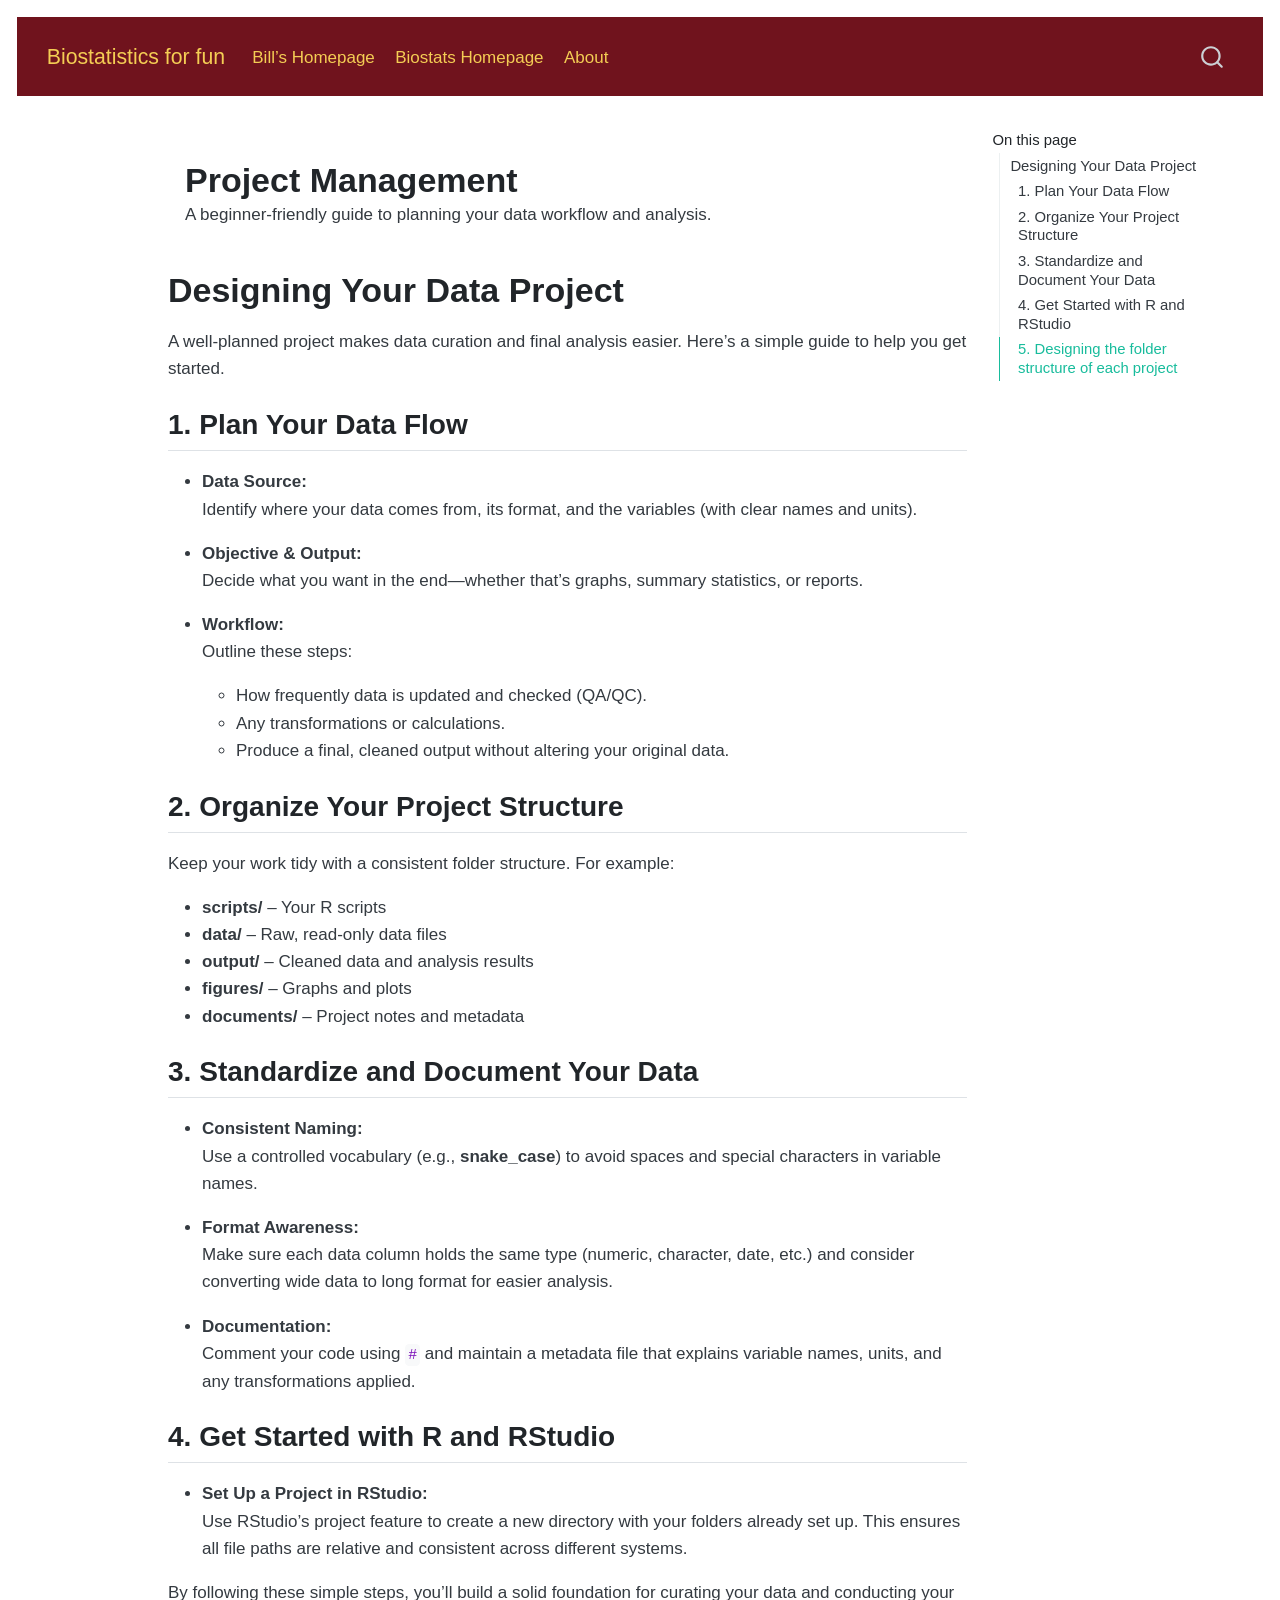
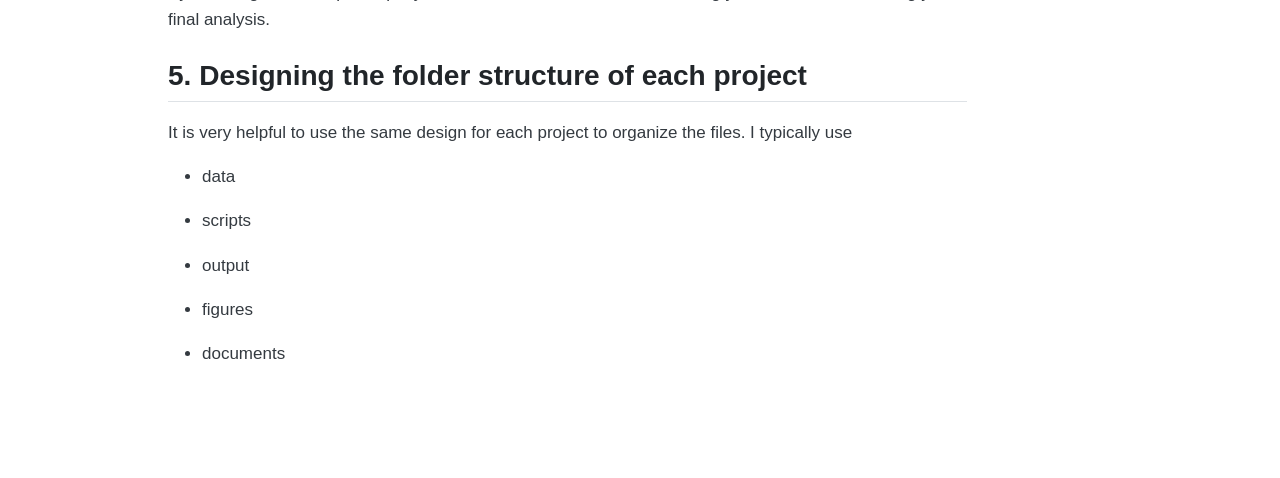
<file: docs/04_project_setup.html>
<!DOCTYPE html>
<html xmlns="http://www.w3.org/1999/xhtml" lang="en" xml:lang="en"><head>

<meta charset="utf-8">
<meta name="generator" content="quarto-1.5.57">

<meta name="viewport" content="width=device-width, initial-scale=1.0, user-scalable=yes">

<meta name="description" content="A beginner-friendly guide to planning your data workflow and analysis.">

<title>Project Management – Biostatistics for fun</title>
<style>
code{white-space: pre-wrap;}
span.smallcaps{font-variant: small-caps;}
div.columns{display: flex; gap: min(4vw, 1.5em);}
div.column{flex: auto; overflow-x: auto;}
div.hanging-indent{margin-left: 1.5em; text-indent: -1.5em;}
ul.task-list{list-style: none;}
ul.task-list li input[type="checkbox"] {
  width: 0.8em;
  margin: 0 0.8em 0.2em -1em; /* quarto-specific, see https://github.com/quarto-dev/quarto-cli/issues/4556 */ 
  vertical-align: middle;
}
</style>


<script src="site_libs/quarto-nav/quarto-nav.js"></script>
<script src="site_libs/quarto-nav/headroom.min.js"></script>
<script src="site_libs/clipboard/clipboard.min.js"></script>
<script src="site_libs/quarto-search/autocomplete.umd.js"></script>
<script src="site_libs/quarto-search/fuse.min.js"></script>
<script src="site_libs/quarto-search/quarto-search.js"></script>
<meta name="quarto:offset" content="./">
<script src="site_libs/quarto-html/quarto.js"></script>
<script src="site_libs/quarto-html/popper.min.js"></script>
<script src="site_libs/quarto-html/tippy.umd.min.js"></script>
<script src="site_libs/quarto-html/anchor.min.js"></script>
<link href="site_libs/quarto-html/tippy.css" rel="stylesheet">
<link href="site_libs/quarto-html/quarto-syntax-highlighting.css" rel="stylesheet" id="quarto-text-highlighting-styles">
<script src="site_libs/bootstrap/bootstrap.min.js"></script>
<link href="site_libs/bootstrap/bootstrap-icons.css" rel="stylesheet">
<link href="site_libs/bootstrap/bootstrap.min.css" rel="stylesheet" id="quarto-bootstrap" data-mode="light">
<script id="quarto-search-options" type="application/json">{
  "location": "navbar",
  "copy-button": false,
  "collapse-after": 3,
  "panel-placement": "end",
  "type": "overlay",
  "limit": 50,
  "keyboard-shortcut": [
    "f",
    "/",
    "s"
  ],
  "show-item-context": false,
  "language": {
    "search-no-results-text": "No results",
    "search-matching-documents-text": "matching documents",
    "search-copy-link-title": "Copy link to search",
    "search-hide-matches-text": "Hide additional matches",
    "search-more-match-text": "more match in this document",
    "search-more-matches-text": "more matches in this document",
    "search-clear-button-title": "Clear",
    "search-text-placeholder": "",
    "search-detached-cancel-button-title": "Cancel",
    "search-submit-button-title": "Submit",
    "search-label": "Search"
  }
}</script>


<link rel="stylesheet" href="styles.css">
</head>

<body class="nav-fixed">

<div id="quarto-search-results"></div>
  <header id="quarto-header" class="headroom fixed-top">
    <nav class="navbar navbar-expand-lg " data-bs-theme="dark">
      <div class="navbar-container container-fluid">
      <div class="navbar-brand-container mx-auto">
    <a class="navbar-brand" href="./index.html">
    <span class="navbar-title">Biostatistics for fun</span>
    </a>
  </div>
            <div id="quarto-search" class="" title="Search"></div>
          <button class="navbar-toggler" type="button" data-bs-toggle="collapse" data-bs-target="#navbarCollapse" aria-controls="navbarCollapse" role="menu" aria-expanded="false" aria-label="Toggle navigation" onclick="if (window.quartoToggleHeadroom) { window.quartoToggleHeadroom(); }">
  <span class="navbar-toggler-icon"></span>
</button>
          <div class="collapse navbar-collapse" id="navbarCollapse">
            <ul class="navbar-nav navbar-nav-scroll me-auto">
  <li class="nav-item">
    <a class="nav-link" href="https://wlperry.github.io/index.html"> 
<span class="menu-text">Bill’s Homepage</span></a>
  </li>  
  <li class="nav-item">
    <a class="nav-link" href="https://wlperry.github.io/web_stats/index.html"> 
<span class="menu-text">Biostats Homepage</span></a>
  </li>  
  <li class="nav-item">
    <a class="nav-link" href="./about.html"> 
<span class="menu-text">About</span></a>
  </li>  
</ul>
          </div> <!-- /navcollapse -->
            <div class="quarto-navbar-tools">
</div>
      </div> <!-- /container-fluid -->
    </nav>
</header>
<!-- content -->
<div id="quarto-content" class="quarto-container page-columns page-rows-contents page-layout-article page-navbar">
<!-- sidebar -->
<!-- margin-sidebar -->
    <div id="quarto-margin-sidebar" class="sidebar margin-sidebar">
        <nav id="TOC" role="doc-toc" class="toc-active">
    <h2 id="toc-title">On this page</h2>
   
  <ul class="collapse">
  <li><a href="#designing-your-data-project" id="toc-designing-your-data-project" class="nav-link active" data-scroll-target="#designing-your-data-project">Designing Your Data Project</a>
  <ul class="collapse">
  <li><a href="#plan-your-data-flow" id="toc-plan-your-data-flow" class="nav-link" data-scroll-target="#plan-your-data-flow">1. Plan Your Data Flow</a></li>
  <li><a href="#organize-your-project-structure" id="toc-organize-your-project-structure" class="nav-link" data-scroll-target="#organize-your-project-structure">2. Organize Your Project Structure</a></li>
  <li><a href="#standardize-and-document-your-data" id="toc-standardize-and-document-your-data" class="nav-link" data-scroll-target="#standardize-and-document-your-data">3. Standardize and Document Your Data</a></li>
  <li><a href="#get-started-with-r-and-rstudio" id="toc-get-started-with-r-and-rstudio" class="nav-link" data-scroll-target="#get-started-with-r-and-rstudio">4. Get Started with R and RStudio</a></li>
  <li><a href="#designing-the-folder-structure-of-each-project" id="toc-designing-the-folder-structure-of-each-project" class="nav-link" data-scroll-target="#designing-the-folder-structure-of-each-project">5. Designing the folder structure of each project</a></li>
  </ul></li>
  </ul>
</nav>
    </div>
<!-- main -->
<main class="content" id="quarto-document-content">

<header id="title-block-header" class="quarto-title-block default">
<div class="quarto-title">
<h1 class="title">Project Management</h1>
</div>

<div>
  <div class="description">
    A beginner-friendly guide to planning your data workflow and analysis.
  </div>
</div>


<div class="quarto-title-meta">

    
  
    
  </div>
  


</header>


<section id="designing-your-data-project" class="level1">
<h1>Designing Your Data Project</h1>
<p>A well-planned project makes data curation and final analysis easier. Here’s a simple guide to help you get started.</p>
<section id="plan-your-data-flow" class="level2">
<h2 class="anchored" data-anchor-id="plan-your-data-flow">1. Plan Your Data Flow</h2>
<ul>
<li><p><strong>Data Source:</strong><br>
Identify where your data comes from, its format, and the variables (with clear names and units).</p></li>
<li><p><strong>Objective &amp; Output:</strong><br>
Decide what you want in the end—whether that’s graphs, summary statistics, or reports.</p></li>
<li><p><strong>Workflow:</strong><br>
Outline these steps:</p>
<ul>
<li>How frequently data is updated and checked (QA/QC).</li>
<li>Any transformations or calculations.</li>
<li>Produce a final, cleaned output without altering your original data.</li>
</ul></li>
</ul>
</section>
<section id="organize-your-project-structure" class="level2">
<h2 class="anchored" data-anchor-id="organize-your-project-structure">2. Organize Your Project Structure</h2>
<p>Keep your work tidy with a consistent folder structure. For example:</p>
<ul>
<li><strong>scripts/</strong> – Your R scripts</li>
<li><strong>data/</strong> – Raw, read-only data files</li>
<li><strong>output/</strong> – Cleaned data and analysis results</li>
<li><strong>figures/</strong> – Graphs and plots</li>
<li><strong>documents/</strong> – Project notes and metadata</li>
</ul>
</section>
<section id="standardize-and-document-your-data" class="level2">
<h2 class="anchored" data-anchor-id="standardize-and-document-your-data">3. Standardize and Document Your Data</h2>
<ul>
<li><p><strong>Consistent Naming:</strong><br>
Use a controlled vocabulary (e.g., <strong>snake_case</strong>) to avoid spaces and special characters in variable names.</p></li>
<li><p><strong>Format Awareness:</strong><br>
Make sure each data column holds the same type (numeric, character, date, etc.) and consider converting wide data to long format for easier analysis.</p></li>
<li><p><strong>Documentation:</strong><br>
Comment your code using <code>#</code> and maintain a metadata file that explains variable names, units, and any transformations applied.</p></li>
</ul>
</section>
<section id="get-started-with-r-and-rstudio" class="level2">
<h2 class="anchored" data-anchor-id="get-started-with-r-and-rstudio">4. Get Started with R and RStudio</h2>
<ul>
<li><strong>Set Up a Project in RStudio:</strong><br>
Use RStudio’s project feature to create a new directory with your folders already set up. This ensures all file paths are relative and consistent across different systems.</li>
</ul>
<p>By following these simple steps, you’ll build a solid foundation for curating your data and conducting your final analysis.</p>
</section>
<section id="designing-the-folder-structure-of-each-project" class="level2">
<h2 class="anchored" data-anchor-id="designing-the-folder-structure-of-each-project">5. Designing the folder structure of each project</h2>
<p>It is very helpful to use the same design for each project to organize the files. I typically use</p>
<ul>
<li><p>data</p></li>
<li><p>scripts</p></li>
<li><p>output</p></li>
<li><p>figures</p></li>
<li><p>documents</p></li>
</ul>


</section>
</section>

</main> <!-- /main -->
<script id="quarto-html-after-body" type="application/javascript">
window.document.addEventListener("DOMContentLoaded", function (event) {
  const toggleBodyColorMode = (bsSheetEl) => {
    const mode = bsSheetEl.getAttribute("data-mode");
    const bodyEl = window.document.querySelector("body");
    if (mode === "dark") {
      bodyEl.classList.add("quarto-dark");
      bodyEl.classList.remove("quarto-light");
    } else {
      bodyEl.classList.add("quarto-light");
      bodyEl.classList.remove("quarto-dark");
    }
  }
  const toggleBodyColorPrimary = () => {
    const bsSheetEl = window.document.querySelector("link#quarto-bootstrap");
    if (bsSheetEl) {
      toggleBodyColorMode(bsSheetEl);
    }
  }
  toggleBodyColorPrimary();  
  const icon = "";
  const anchorJS = new window.AnchorJS();
  anchorJS.options = {
    placement: 'right',
    icon: icon
  };
  anchorJS.add('.anchored');
  const isCodeAnnotation = (el) => {
    for (const clz of el.classList) {
      if (clz.startsWith('code-annotation-')) {                     
        return true;
      }
    }
    return false;
  }
  const onCopySuccess = function(e) {
    // button target
    const button = e.trigger;
    // don't keep focus
    button.blur();
    // flash "checked"
    button.classList.add('code-copy-button-checked');
    var currentTitle = button.getAttribute("title");
    button.setAttribute("title", "Copied!");
    let tooltip;
    if (window.bootstrap) {
      button.setAttribute("data-bs-toggle", "tooltip");
      button.setAttribute("data-bs-placement", "left");
      button.setAttribute("data-bs-title", "Copied!");
      tooltip = new bootstrap.Tooltip(button, 
        { trigger: "manual", 
          customClass: "code-copy-button-tooltip",
          offset: [0, -8]});
      tooltip.show();    
    }
    setTimeout(function() {
      if (tooltip) {
        tooltip.hide();
        button.removeAttribute("data-bs-title");
        button.removeAttribute("data-bs-toggle");
        button.removeAttribute("data-bs-placement");
      }
      button.setAttribute("title", currentTitle);
      button.classList.remove('code-copy-button-checked');
    }, 1000);
    // clear code selection
    e.clearSelection();
  }
  const getTextToCopy = function(trigger) {
      const codeEl = trigger.previousElementSibling.cloneNode(true);
      for (const childEl of codeEl.children) {
        if (isCodeAnnotation(childEl)) {
          childEl.remove();
        }
      }
      return codeEl.innerText;
  }
  const clipboard = new window.ClipboardJS('.code-copy-button:not([data-in-quarto-modal])', {
    text: getTextToCopy
  });
  clipboard.on('success', onCopySuccess);
  if (window.document.getElementById('quarto-embedded-source-code-modal')) {
    // For code content inside modals, clipBoardJS needs to be initialized with a container option
    // TODO: Check when it could be a function (https://github.com/zenorocha/clipboard.js/issues/860)
    const clipboardModal = new window.ClipboardJS('.code-copy-button[data-in-quarto-modal]', {
      text: getTextToCopy,
      container: window.document.getElementById('quarto-embedded-source-code-modal')
    });
    clipboardModal.on('success', onCopySuccess);
  }
    var localhostRegex = new RegExp(/^(?:http|https):\/\/localhost\:?[0-9]*\//);
    var mailtoRegex = new RegExp(/^mailto:/);
      var filterRegex = new RegExp('/' + window.location.host + '/');
    var isInternal = (href) => {
        return filterRegex.test(href) || localhostRegex.test(href) || mailtoRegex.test(href);
    }
    // Inspect non-navigation links and adorn them if external
 	var links = window.document.querySelectorAll('a[href]:not(.nav-link):not(.navbar-brand):not(.toc-action):not(.sidebar-link):not(.sidebar-item-toggle):not(.pagination-link):not(.no-external):not([aria-hidden]):not(.dropdown-item):not(.quarto-navigation-tool):not(.about-link)');
    for (var i=0; i<links.length; i++) {
      const link = links[i];
      if (!isInternal(link.href)) {
        // undo the damage that might have been done by quarto-nav.js in the case of
        // links that we want to consider external
        if (link.dataset.originalHref !== undefined) {
          link.href = link.dataset.originalHref;
        }
      }
    }
  function tippyHover(el, contentFn, onTriggerFn, onUntriggerFn) {
    const config = {
      allowHTML: true,
      maxWidth: 500,
      delay: 100,
      arrow: false,
      appendTo: function(el) {
          return el.parentElement;
      },
      interactive: true,
      interactiveBorder: 10,
      theme: 'quarto',
      placement: 'bottom-start',
    };
    if (contentFn) {
      config.content = contentFn;
    }
    if (onTriggerFn) {
      config.onTrigger = onTriggerFn;
    }
    if (onUntriggerFn) {
      config.onUntrigger = onUntriggerFn;
    }
    window.tippy(el, config); 
  }
  const noterefs = window.document.querySelectorAll('a[role="doc-noteref"]');
  for (var i=0; i<noterefs.length; i++) {
    const ref = noterefs[i];
    tippyHover(ref, function() {
      // use id or data attribute instead here
      let href = ref.getAttribute('data-footnote-href') || ref.getAttribute('href');
      try { href = new URL(href).hash; } catch {}
      const id = href.replace(/^#\/?/, "");
      const note = window.document.getElementById(id);
      if (note) {
        return note.innerHTML;
      } else {
        return "";
      }
    });
  }
  const xrefs = window.document.querySelectorAll('a.quarto-xref');
  const processXRef = (id, note) => {
    // Strip column container classes
    const stripColumnClz = (el) => {
      el.classList.remove("page-full", "page-columns");
      if (el.children) {
        for (const child of el.children) {
          stripColumnClz(child);
        }
      }
    }
    stripColumnClz(note)
    if (id === null || id.startsWith('sec-')) {
      // Special case sections, only their first couple elements
      const container = document.createElement("div");
      if (note.children && note.children.length > 2) {
        container.appendChild(note.children[0].cloneNode(true));
        for (let i = 1; i < note.children.length; i++) {
          const child = note.children[i];
          if (child.tagName === "P" && child.innerText === "") {
            continue;
          } else {
            container.appendChild(child.cloneNode(true));
            break;
          }
        }
        if (window.Quarto?.typesetMath) {
          window.Quarto.typesetMath(container);
        }
        return container.innerHTML
      } else {
        if (window.Quarto?.typesetMath) {
          window.Quarto.typesetMath(note);
        }
        return note.innerHTML;
      }
    } else {
      // Remove any anchor links if they are present
      const anchorLink = note.querySelector('a.anchorjs-link');
      if (anchorLink) {
        anchorLink.remove();
      }
      if (window.Quarto?.typesetMath) {
        window.Quarto.typesetMath(note);
      }
      // TODO in 1.5, we should make sure this works without a callout special case
      if (note.classList.contains("callout")) {
        return note.outerHTML;
      } else {
        return note.innerHTML;
      }
    }
  }
  for (var i=0; i<xrefs.length; i++) {
    const xref = xrefs[i];
    tippyHover(xref, undefined, function(instance) {
      instance.disable();
      let url = xref.getAttribute('href');
      let hash = undefined; 
      if (url.startsWith('#')) {
        hash = url;
      } else {
        try { hash = new URL(url).hash; } catch {}
      }
      if (hash) {
        const id = hash.replace(/^#\/?/, "");
        const note = window.document.getElementById(id);
        if (note !== null) {
          try {
            const html = processXRef(id, note.cloneNode(true));
            instance.setContent(html);
          } finally {
            instance.enable();
            instance.show();
          }
        } else {
          // See if we can fetch this
          fetch(url.split('#')[0])
          .then(res => res.text())
          .then(html => {
            const parser = new DOMParser();
            const htmlDoc = parser.parseFromString(html, "text/html");
            const note = htmlDoc.getElementById(id);
            if (note !== null) {
              const html = processXRef(id, note);
              instance.setContent(html);
            } 
          }).finally(() => {
            instance.enable();
            instance.show();
          });
        }
      } else {
        // See if we can fetch a full url (with no hash to target)
        // This is a special case and we should probably do some content thinning / targeting
        fetch(url)
        .then(res => res.text())
        .then(html => {
          const parser = new DOMParser();
          const htmlDoc = parser.parseFromString(html, "text/html");
          const note = htmlDoc.querySelector('main.content');
          if (note !== null) {
            // This should only happen for chapter cross references
            // (since there is no id in the URL)
            // remove the first header
            if (note.children.length > 0 && note.children[0].tagName === "HEADER") {
              note.children[0].remove();
            }
            const html = processXRef(null, note);
            instance.setContent(html);
          } 
        }).finally(() => {
          instance.enable();
          instance.show();
        });
      }
    }, function(instance) {
    });
  }
      let selectedAnnoteEl;
      const selectorForAnnotation = ( cell, annotation) => {
        let cellAttr = 'data-code-cell="' + cell + '"';
        let lineAttr = 'data-code-annotation="' +  annotation + '"';
        const selector = 'span[' + cellAttr + '][' + lineAttr + ']';
        return selector;
      }
      const selectCodeLines = (annoteEl) => {
        const doc = window.document;
        const targetCell = annoteEl.getAttribute("data-target-cell");
        const targetAnnotation = annoteEl.getAttribute("data-target-annotation");
        const annoteSpan = window.document.querySelector(selectorForAnnotation(targetCell, targetAnnotation));
        const lines = annoteSpan.getAttribute("data-code-lines").split(",");
        const lineIds = lines.map((line) => {
          return targetCell + "-" + line;
        })
        let top = null;
        let height = null;
        let parent = null;
        if (lineIds.length > 0) {
            //compute the position of the single el (top and bottom and make a div)
            const el = window.document.getElementById(lineIds[0]);
            top = el.offsetTop;
            height = el.offsetHeight;
            parent = el.parentElement.parentElement;
          if (lineIds.length > 1) {
            const lastEl = window.document.getElementById(lineIds[lineIds.length - 1]);
            const bottom = lastEl.offsetTop + lastEl.offsetHeight;
            height = bottom - top;
          }
          if (top !== null && height !== null && parent !== null) {
            // cook up a div (if necessary) and position it 
            let div = window.document.getElementById("code-annotation-line-highlight");
            if (div === null) {
              div = window.document.createElement("div");
              div.setAttribute("id", "code-annotation-line-highlight");
              div.style.position = 'absolute';
              parent.appendChild(div);
            }
            div.style.top = top - 2 + "px";
            div.style.height = height + 4 + "px";
            div.style.left = 0;
            let gutterDiv = window.document.getElementById("code-annotation-line-highlight-gutter");
            if (gutterDiv === null) {
              gutterDiv = window.document.createElement("div");
              gutterDiv.setAttribute("id", "code-annotation-line-highlight-gutter");
              gutterDiv.style.position = 'absolute';
              const codeCell = window.document.getElementById(targetCell);
              const gutter = codeCell.querySelector('.code-annotation-gutter');
              gutter.appendChild(gutterDiv);
            }
            gutterDiv.style.top = top - 2 + "px";
            gutterDiv.style.height = height + 4 + "px";
          }
          selectedAnnoteEl = annoteEl;
        }
      };
      const unselectCodeLines = () => {
        const elementsIds = ["code-annotation-line-highlight", "code-annotation-line-highlight-gutter"];
        elementsIds.forEach((elId) => {
          const div = window.document.getElementById(elId);
          if (div) {
            div.remove();
          }
        });
        selectedAnnoteEl = undefined;
      };
        // Handle positioning of the toggle
    window.addEventListener(
      "resize",
      throttle(() => {
        elRect = undefined;
        if (selectedAnnoteEl) {
          selectCodeLines(selectedAnnoteEl);
        }
      }, 10)
    );
    function throttle(fn, ms) {
    let throttle = false;
    let timer;
      return (...args) => {
        if(!throttle) { // first call gets through
            fn.apply(this, args);
            throttle = true;
        } else { // all the others get throttled
            if(timer) clearTimeout(timer); // cancel #2
            timer = setTimeout(() => {
              fn.apply(this, args);
              timer = throttle = false;
            }, ms);
        }
      };
    }
      // Attach click handler to the DT
      const annoteDls = window.document.querySelectorAll('dt[data-target-cell]');
      for (const annoteDlNode of annoteDls) {
        annoteDlNode.addEventListener('click', (event) => {
          const clickedEl = event.target;
          if (clickedEl !== selectedAnnoteEl) {
            unselectCodeLines();
            const activeEl = window.document.querySelector('dt[data-target-cell].code-annotation-active');
            if (activeEl) {
              activeEl.classList.remove('code-annotation-active');
            }
            selectCodeLines(clickedEl);
            clickedEl.classList.add('code-annotation-active');
          } else {
            // Unselect the line
            unselectCodeLines();
            clickedEl.classList.remove('code-annotation-active');
          }
        });
      }
  const findCites = (el) => {
    const parentEl = el.parentElement;
    if (parentEl) {
      const cites = parentEl.dataset.cites;
      if (cites) {
        return {
          el,
          cites: cites.split(' ')
        };
      } else {
        return findCites(el.parentElement)
      }
    } else {
      return undefined;
    }
  };
  var bibliorefs = window.document.querySelectorAll('a[role="doc-biblioref"]');
  for (var i=0; i<bibliorefs.length; i++) {
    const ref = bibliorefs[i];
    const citeInfo = findCites(ref);
    if (citeInfo) {
      tippyHover(citeInfo.el, function() {
        var popup = window.document.createElement('div');
        citeInfo.cites.forEach(function(cite) {
          var citeDiv = window.document.createElement('div');
          citeDiv.classList.add('hanging-indent');
          citeDiv.classList.add('csl-entry');
          var biblioDiv = window.document.getElementById('ref-' + cite);
          if (biblioDiv) {
            citeDiv.innerHTML = biblioDiv.innerHTML;
          }
          popup.appendChild(citeDiv);
        });
        return popup.innerHTML;
      });
    }
  }
});
</script>
</div> <!-- /content -->




</body></html>
</file>
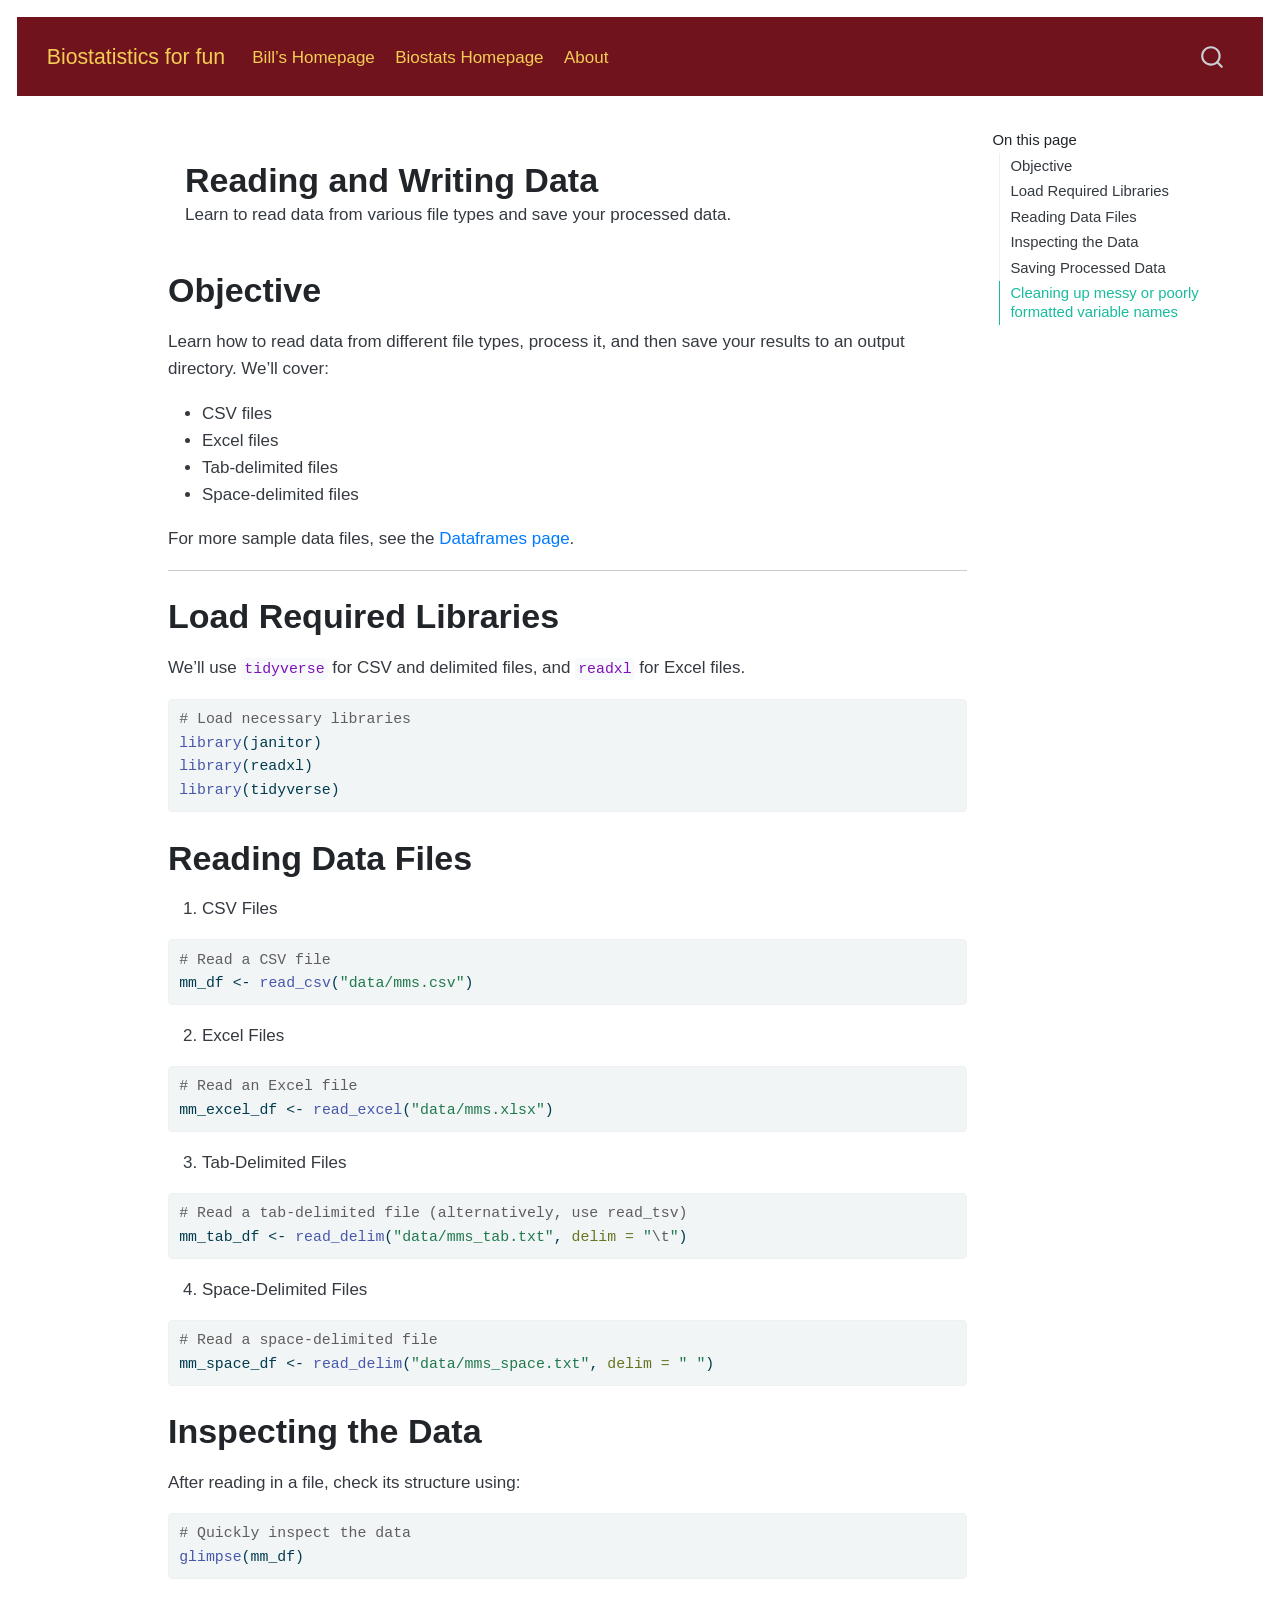
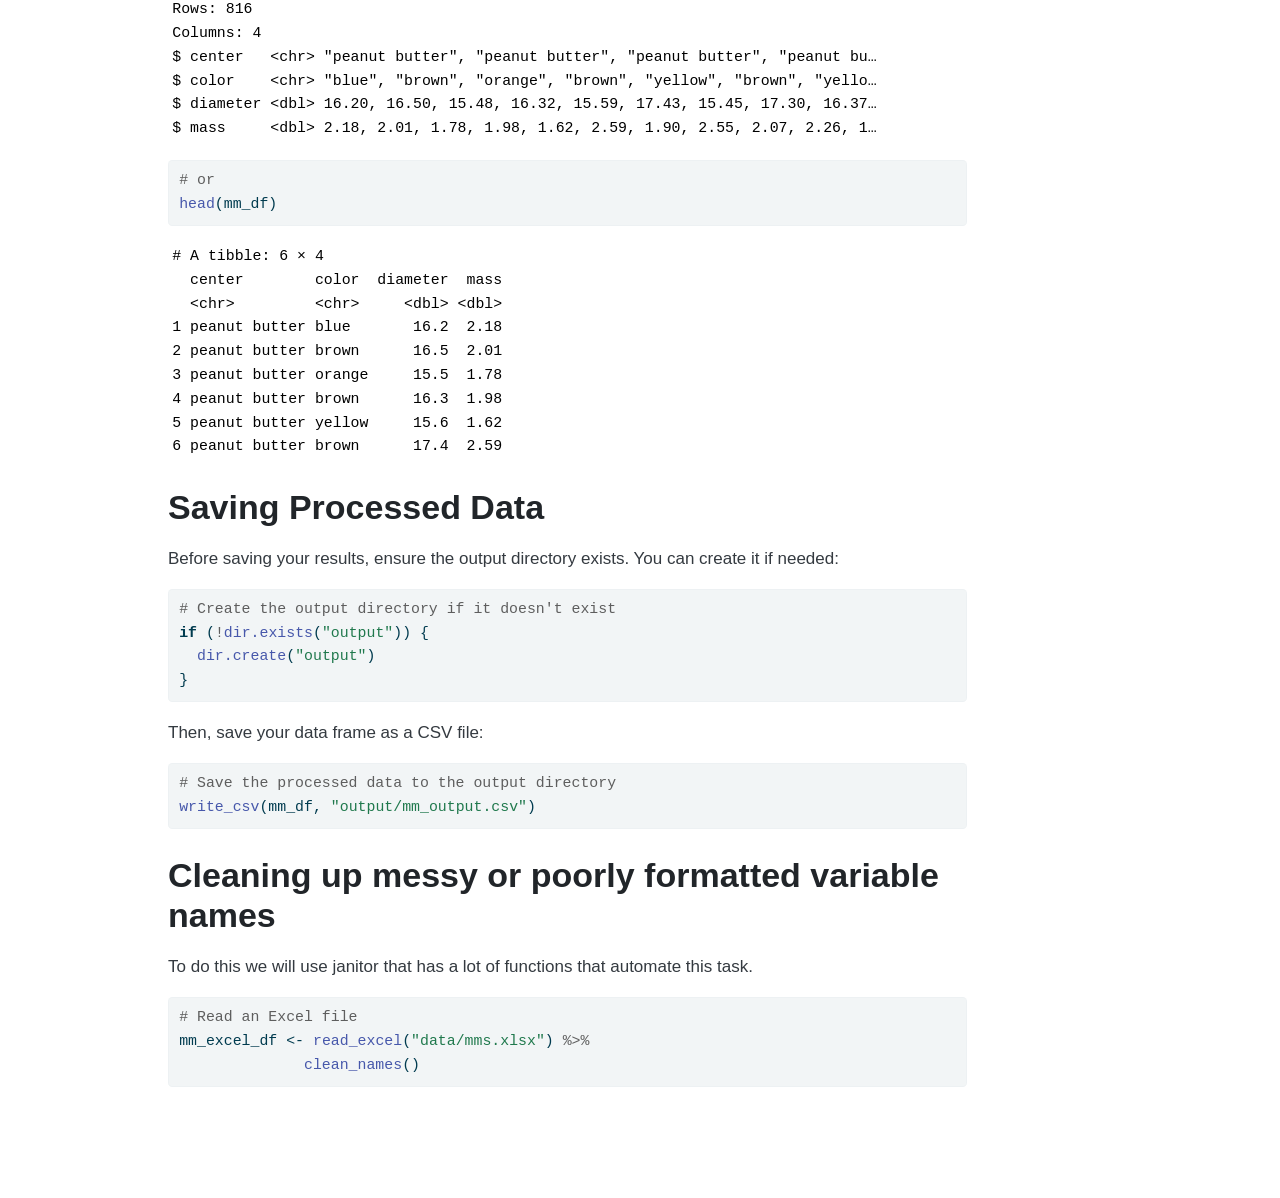
<file: docs/05_reading_files.html>
<!DOCTYPE html>
<html xmlns="http://www.w3.org/1999/xhtml" lang="en" xml:lang="en"><head>

<meta charset="utf-8">
<meta name="generator" content="quarto-1.5.57">

<meta name="viewport" content="width=device-width, initial-scale=1.0, user-scalable=yes">

<meta name="description" content="Learn to read data from various file types and save your processed data.">

<title>Reading and Writing Data – Biostatistics for fun</title>
<style>
code{white-space: pre-wrap;}
span.smallcaps{font-variant: small-caps;}
div.columns{display: flex; gap: min(4vw, 1.5em);}
div.column{flex: auto; overflow-x: auto;}
div.hanging-indent{margin-left: 1.5em; text-indent: -1.5em;}
ul.task-list{list-style: none;}
ul.task-list li input[type="checkbox"] {
  width: 0.8em;
  margin: 0 0.8em 0.2em -1em; /* quarto-specific, see https://github.com/quarto-dev/quarto-cli/issues/4556 */ 
  vertical-align: middle;
}
/* CSS for syntax highlighting */
pre > code.sourceCode { white-space: pre; position: relative; }
pre > code.sourceCode > span { line-height: 1.25; }
pre > code.sourceCode > span:empty { height: 1.2em; }
.sourceCode { overflow: visible; }
code.sourceCode > span { color: inherit; text-decoration: inherit; }
div.sourceCode { margin: 1em 0; }
pre.sourceCode { margin: 0; }
@media screen {
div.sourceCode { overflow: auto; }
}
@media print {
pre > code.sourceCode { white-space: pre-wrap; }
pre > code.sourceCode > span { display: inline-block; text-indent: -5em; padding-left: 5em; }
}
pre.numberSource code
  { counter-reset: source-line 0; }
pre.numberSource code > span
  { position: relative; left: -4em; counter-increment: source-line; }
pre.numberSource code > span > a:first-child::before
  { content: counter(source-line);
    position: relative; left: -1em; text-align: right; vertical-align: baseline;
    border: none; display: inline-block;
    -webkit-touch-callout: none; -webkit-user-select: none;
    -khtml-user-select: none; -moz-user-select: none;
    -ms-user-select: none; user-select: none;
    padding: 0 4px; width: 4em;
  }
pre.numberSource { margin-left: 3em;  padding-left: 4px; }
div.sourceCode
  {   }
@media screen {
pre > code.sourceCode > span > a:first-child::before { text-decoration: underline; }
}
</style>


<script src="site_libs/quarto-nav/quarto-nav.js"></script>
<script src="site_libs/quarto-nav/headroom.min.js"></script>
<script src="site_libs/clipboard/clipboard.min.js"></script>
<script src="site_libs/quarto-search/autocomplete.umd.js"></script>
<script src="site_libs/quarto-search/fuse.min.js"></script>
<script src="site_libs/quarto-search/quarto-search.js"></script>
<meta name="quarto:offset" content="./">
<script src="site_libs/quarto-html/quarto.js"></script>
<script src="site_libs/quarto-html/popper.min.js"></script>
<script src="site_libs/quarto-html/tippy.umd.min.js"></script>
<script src="site_libs/quarto-html/anchor.min.js"></script>
<link href="site_libs/quarto-html/tippy.css" rel="stylesheet">
<link href="site_libs/quarto-html/quarto-syntax-highlighting.css" rel="stylesheet" id="quarto-text-highlighting-styles">
<script src="site_libs/bootstrap/bootstrap.min.js"></script>
<link href="site_libs/bootstrap/bootstrap-icons.css" rel="stylesheet">
<link href="site_libs/bootstrap/bootstrap.min.css" rel="stylesheet" id="quarto-bootstrap" data-mode="light">
<script id="quarto-search-options" type="application/json">{
  "location": "navbar",
  "copy-button": false,
  "collapse-after": 3,
  "panel-placement": "end",
  "type": "overlay",
  "limit": 50,
  "keyboard-shortcut": [
    "f",
    "/",
    "s"
  ],
  "show-item-context": false,
  "language": {
    "search-no-results-text": "No results",
    "search-matching-documents-text": "matching documents",
    "search-copy-link-title": "Copy link to search",
    "search-hide-matches-text": "Hide additional matches",
    "search-more-match-text": "more match in this document",
    "search-more-matches-text": "more matches in this document",
    "search-clear-button-title": "Clear",
    "search-text-placeholder": "",
    "search-detached-cancel-button-title": "Cancel",
    "search-submit-button-title": "Submit",
    "search-label": "Search"
  }
}</script>


<link rel="stylesheet" href="styles.css">
</head>

<body class="nav-fixed">

<div id="quarto-search-results"></div>
  <header id="quarto-header" class="headroom fixed-top">
    <nav class="navbar navbar-expand-lg " data-bs-theme="dark">
      <div class="navbar-container container-fluid">
      <div class="navbar-brand-container mx-auto">
    <a class="navbar-brand" href="./index.html">
    <span class="navbar-title">Biostatistics for fun</span>
    </a>
  </div>
            <div id="quarto-search" class="" title="Search"></div>
          <button class="navbar-toggler" type="button" data-bs-toggle="collapse" data-bs-target="#navbarCollapse" aria-controls="navbarCollapse" role="menu" aria-expanded="false" aria-label="Toggle navigation" onclick="if (window.quartoToggleHeadroom) { window.quartoToggleHeadroom(); }">
  <span class="navbar-toggler-icon"></span>
</button>
          <div class="collapse navbar-collapse" id="navbarCollapse">
            <ul class="navbar-nav navbar-nav-scroll me-auto">
  <li class="nav-item">
    <a class="nav-link" href="https://wlperry.github.io/index.html"> 
<span class="menu-text">Bill’s Homepage</span></a>
  </li>  
  <li class="nav-item">
    <a class="nav-link" href="https://wlperry.github.io/web_stats/index.html"> 
<span class="menu-text">Biostats Homepage</span></a>
  </li>  
  <li class="nav-item">
    <a class="nav-link" href="./about.html"> 
<span class="menu-text">About</span></a>
  </li>  
</ul>
          </div> <!-- /navcollapse -->
            <div class="quarto-navbar-tools">
</div>
      </div> <!-- /container-fluid -->
    </nav>
</header>
<!-- content -->
<div id="quarto-content" class="quarto-container page-columns page-rows-contents page-layout-article page-navbar">
<!-- sidebar -->
<!-- margin-sidebar -->
    <div id="quarto-margin-sidebar" class="sidebar margin-sidebar">
        <nav id="TOC" role="doc-toc" class="toc-active">
    <h2 id="toc-title">On this page</h2>
   
  <ul class="collapse">
  <li><a href="#objective" id="toc-objective" class="nav-link active" data-scroll-target="#objective">Objective</a></li>
  <li><a href="#load-required-libraries" id="toc-load-required-libraries" class="nav-link" data-scroll-target="#load-required-libraries">Load Required Libraries</a></li>
  <li><a href="#reading-data-files" id="toc-reading-data-files" class="nav-link" data-scroll-target="#reading-data-files">Reading Data Files</a></li>
  <li><a href="#inspecting-the-data" id="toc-inspecting-the-data" class="nav-link" data-scroll-target="#inspecting-the-data">Inspecting the Data</a></li>
  <li><a href="#saving-processed-data" id="toc-saving-processed-data" class="nav-link" data-scroll-target="#saving-processed-data">Saving Processed Data</a></li>
  <li><a href="#cleaning-up-messy-or-poorly-formatted-variable-names" id="toc-cleaning-up-messy-or-poorly-formatted-variable-names" class="nav-link" data-scroll-target="#cleaning-up-messy-or-poorly-formatted-variable-names">Cleaning up messy or poorly formatted variable names</a></li>
  </ul>
</nav>
    </div>
<!-- main -->
<main class="content" id="quarto-document-content">

<header id="title-block-header" class="quarto-title-block default">
<div class="quarto-title">
<h1 class="title">Reading and Writing Data</h1>
</div>

<div>
  <div class="description">
    Learn to read data from various file types and save your processed data.
  </div>
</div>


<div class="quarto-title-meta">

    
  
    
  </div>
  


</header>


<section id="objective" class="level1">
<h1>Objective</h1>
<p>Learn how to read data from different file types, process it, and then save your results to an output directory. We’ll cover:</p>
<ul>
<li>CSV files</li>
<li>Excel files</li>
<li>Tab-delimited files</li>
<li>Space-delimited files</li>
</ul>
<p>For more sample data files, see the <a href="./99_example_data_files.html">Dataframes page</a>.</p>
<hr>
</section>
<section id="load-required-libraries" class="level1">
<h1>Load Required Libraries</h1>
<p>We’ll use <code>tidyverse</code> for CSV and delimited files, and <code>readxl</code> for Excel files.</p>
<div class="cell">
<div class="sourceCode cell-code" id="cb1"><pre class="sourceCode r code-with-copy"><code class="sourceCode r"><span id="cb1-1"><a href="#cb1-1" aria-hidden="true" tabindex="-1"></a><span class="co"># Load necessary libraries</span></span>
<span id="cb1-2"><a href="#cb1-2" aria-hidden="true" tabindex="-1"></a><span class="fu">library</span>(janitor)</span>
<span id="cb1-3"><a href="#cb1-3" aria-hidden="true" tabindex="-1"></a><span class="fu">library</span>(readxl)</span>
<span id="cb1-4"><a href="#cb1-4" aria-hidden="true" tabindex="-1"></a><span class="fu">library</span>(tidyverse)</span></code><button title="Copy to Clipboard" class="code-copy-button"><i class="bi"></i></button></pre></div>
</div>
</section>
<section id="reading-data-files" class="level1">
<h1>Reading Data Files</h1>
<ol type="1">
<li>CSV Files</li>
</ol>
<div class="cell">
<div class="sourceCode cell-code" id="cb2"><pre class="sourceCode r code-with-copy"><code class="sourceCode r"><span id="cb2-1"><a href="#cb2-1" aria-hidden="true" tabindex="-1"></a><span class="co"># Read a CSV file</span></span>
<span id="cb2-2"><a href="#cb2-2" aria-hidden="true" tabindex="-1"></a>mm_df <span class="ot">&lt;-</span> <span class="fu">read_csv</span>(<span class="st">"data/mms.csv"</span>)</span></code><button title="Copy to Clipboard" class="code-copy-button"><i class="bi"></i></button></pre></div>
</div>
<ol start="2" type="1">
<li>Excel Files</li>
</ol>
<div class="cell">
<div class="sourceCode cell-code" id="cb3"><pre class="sourceCode r code-with-copy"><code class="sourceCode r"><span id="cb3-1"><a href="#cb3-1" aria-hidden="true" tabindex="-1"></a><span class="co"># Read an Excel file</span></span>
<span id="cb3-2"><a href="#cb3-2" aria-hidden="true" tabindex="-1"></a>mm_excel_df <span class="ot">&lt;-</span> <span class="fu">read_excel</span>(<span class="st">"data/mms.xlsx"</span>)</span></code><button title="Copy to Clipboard" class="code-copy-button"><i class="bi"></i></button></pre></div>
</div>
<ol start="3" type="1">
<li>Tab-Delimited Files</li>
</ol>
<div class="cell">
<div class="sourceCode cell-code" id="cb4"><pre class="sourceCode r code-with-copy"><code class="sourceCode r"><span id="cb4-1"><a href="#cb4-1" aria-hidden="true" tabindex="-1"></a><span class="co"># Read a tab-delimited file (alternatively, use read_tsv)</span></span>
<span id="cb4-2"><a href="#cb4-2" aria-hidden="true" tabindex="-1"></a>mm_tab_df <span class="ot">&lt;-</span> <span class="fu">read_delim</span>(<span class="st">"data/mms_tab.txt"</span>, <span class="at">delim =</span> <span class="st">"</span><span class="sc">\t</span><span class="st">"</span>)</span></code><button title="Copy to Clipboard" class="code-copy-button"><i class="bi"></i></button></pre></div>
</div>
<ol start="4" type="1">
<li>Space-Delimited Files</li>
</ol>
<div class="cell">
<div class="sourceCode cell-code" id="cb5"><pre class="sourceCode r code-with-copy"><code class="sourceCode r"><span id="cb5-1"><a href="#cb5-1" aria-hidden="true" tabindex="-1"></a><span class="co"># Read a space-delimited file</span></span>
<span id="cb5-2"><a href="#cb5-2" aria-hidden="true" tabindex="-1"></a>mm_space_df <span class="ot">&lt;-</span> <span class="fu">read_delim</span>(<span class="st">"data/mms_space.txt"</span>, <span class="at">delim =</span> <span class="st">" "</span>)</span></code><button title="Copy to Clipboard" class="code-copy-button"><i class="bi"></i></button></pre></div>
</div>
</section>
<section id="inspecting-the-data" class="level1">
<h1>Inspecting the Data</h1>
<p>After reading in a file, check its structure using:</p>
<div class="cell">
<div class="sourceCode cell-code" id="cb6"><pre class="sourceCode r code-with-copy"><code class="sourceCode r"><span id="cb6-1"><a href="#cb6-1" aria-hidden="true" tabindex="-1"></a><span class="co"># Quickly inspect the data</span></span>
<span id="cb6-2"><a href="#cb6-2" aria-hidden="true" tabindex="-1"></a><span class="fu">glimpse</span>(mm_df)</span></code><button title="Copy to Clipboard" class="code-copy-button"><i class="bi"></i></button></pre></div>
<div class="cell-output cell-output-stdout">
<pre><code>Rows: 816
Columns: 4
$ center   &lt;chr&gt; "peanut butter", "peanut butter", "peanut butter", "peanut bu…
$ color    &lt;chr&gt; "blue", "brown", "orange", "brown", "yellow", "brown", "yello…
$ diameter &lt;dbl&gt; 16.20, 16.50, 15.48, 16.32, 15.59, 17.43, 15.45, 17.30, 16.37…
$ mass     &lt;dbl&gt; 2.18, 2.01, 1.78, 1.98, 1.62, 2.59, 1.90, 2.55, 2.07, 2.26, 1…</code></pre>
</div>
<div class="sourceCode cell-code" id="cb8"><pre class="sourceCode r code-with-copy"><code class="sourceCode r"><span id="cb8-1"><a href="#cb8-1" aria-hidden="true" tabindex="-1"></a><span class="co"># or </span></span>
<span id="cb8-2"><a href="#cb8-2" aria-hidden="true" tabindex="-1"></a><span class="fu">head</span>(mm_df)</span></code><button title="Copy to Clipboard" class="code-copy-button"><i class="bi"></i></button></pre></div>
<div class="cell-output cell-output-stdout">
<pre><code># A tibble: 6 × 4
  center        color  diameter  mass
  &lt;chr&gt;         &lt;chr&gt;     &lt;dbl&gt; &lt;dbl&gt;
1 peanut butter blue       16.2  2.18
2 peanut butter brown      16.5  2.01
3 peanut butter orange     15.5  1.78
4 peanut butter brown      16.3  1.98
5 peanut butter yellow     15.6  1.62
6 peanut butter brown      17.4  2.59</code></pre>
</div>
</div>
</section>
<section id="saving-processed-data" class="level1">
<h1>Saving Processed Data</h1>
<p>Before saving your results, ensure the output directory exists. You can create it if needed:</p>
<div class="cell">
<div class="sourceCode cell-code" id="cb10"><pre class="sourceCode r code-with-copy"><code class="sourceCode r"><span id="cb10-1"><a href="#cb10-1" aria-hidden="true" tabindex="-1"></a><span class="co"># Create the output directory if it doesn't exist</span></span>
<span id="cb10-2"><a href="#cb10-2" aria-hidden="true" tabindex="-1"></a><span class="cf">if</span> (<span class="sc">!</span><span class="fu">dir.exists</span>(<span class="st">"output"</span>)) {</span>
<span id="cb10-3"><a href="#cb10-3" aria-hidden="true" tabindex="-1"></a>  <span class="fu">dir.create</span>(<span class="st">"output"</span>)</span>
<span id="cb10-4"><a href="#cb10-4" aria-hidden="true" tabindex="-1"></a>}</span></code><button title="Copy to Clipboard" class="code-copy-button"><i class="bi"></i></button></pre></div>
</div>
<p>Then, save your data frame as a CSV file:</p>
<div class="cell">
<div class="sourceCode cell-code" id="cb11"><pre class="sourceCode r code-with-copy"><code class="sourceCode r"><span id="cb11-1"><a href="#cb11-1" aria-hidden="true" tabindex="-1"></a><span class="co"># Save the processed data to the output directory</span></span>
<span id="cb11-2"><a href="#cb11-2" aria-hidden="true" tabindex="-1"></a><span class="fu">write_csv</span>(mm_df, <span class="st">"output/mm_output.csv"</span>)</span></code><button title="Copy to Clipboard" class="code-copy-button"><i class="bi"></i></button></pre></div>
</div>
</section>
<section id="cleaning-up-messy-or-poorly-formatted-variable-names" class="level1">
<h1>Cleaning up messy or poorly formatted variable names</h1>
<p>To do this we will use janitor that has a lot of functions that automate this task.</p>
<div class="cell">
<div class="sourceCode cell-code" id="cb12"><pre class="sourceCode r code-with-copy"><code class="sourceCode r"><span id="cb12-1"><a href="#cb12-1" aria-hidden="true" tabindex="-1"></a><span class="co"># Read an Excel file</span></span>
<span id="cb12-2"><a href="#cb12-2" aria-hidden="true" tabindex="-1"></a>mm_excel_df <span class="ot">&lt;-</span> <span class="fu">read_excel</span>(<span class="st">"data/mms.xlsx"</span>) <span class="sc">%&gt;%</span>    </span>
<span id="cb12-3"><a href="#cb12-3" aria-hidden="true" tabindex="-1"></a>              <span class="fu">clean_names</span>()       </span></code><button title="Copy to Clipboard" class="code-copy-button"><i class="bi"></i></button></pre></div>
</div>


</section>

</main> <!-- /main -->
<script id="quarto-html-after-body" type="application/javascript">
window.document.addEventListener("DOMContentLoaded", function (event) {
  const toggleBodyColorMode = (bsSheetEl) => {
    const mode = bsSheetEl.getAttribute("data-mode");
    const bodyEl = window.document.querySelector("body");
    if (mode === "dark") {
      bodyEl.classList.add("quarto-dark");
      bodyEl.classList.remove("quarto-light");
    } else {
      bodyEl.classList.add("quarto-light");
      bodyEl.classList.remove("quarto-dark");
    }
  }
  const toggleBodyColorPrimary = () => {
    const bsSheetEl = window.document.querySelector("link#quarto-bootstrap");
    if (bsSheetEl) {
      toggleBodyColorMode(bsSheetEl);
    }
  }
  toggleBodyColorPrimary();  
  const icon = "";
  const anchorJS = new window.AnchorJS();
  anchorJS.options = {
    placement: 'right',
    icon: icon
  };
  anchorJS.add('.anchored');
  const isCodeAnnotation = (el) => {
    for (const clz of el.classList) {
      if (clz.startsWith('code-annotation-')) {                     
        return true;
      }
    }
    return false;
  }
  const onCopySuccess = function(e) {
    // button target
    const button = e.trigger;
    // don't keep focus
    button.blur();
    // flash "checked"
    button.classList.add('code-copy-button-checked');
    var currentTitle = button.getAttribute("title");
    button.setAttribute("title", "Copied!");
    let tooltip;
    if (window.bootstrap) {
      button.setAttribute("data-bs-toggle", "tooltip");
      button.setAttribute("data-bs-placement", "left");
      button.setAttribute("data-bs-title", "Copied!");
      tooltip = new bootstrap.Tooltip(button, 
        { trigger: "manual", 
          customClass: "code-copy-button-tooltip",
          offset: [0, -8]});
      tooltip.show();    
    }
    setTimeout(function() {
      if (tooltip) {
        tooltip.hide();
        button.removeAttribute("data-bs-title");
        button.removeAttribute("data-bs-toggle");
        button.removeAttribute("data-bs-placement");
      }
      button.setAttribute("title", currentTitle);
      button.classList.remove('code-copy-button-checked');
    }, 1000);
    // clear code selection
    e.clearSelection();
  }
  const getTextToCopy = function(trigger) {
      const codeEl = trigger.previousElementSibling.cloneNode(true);
      for (const childEl of codeEl.children) {
        if (isCodeAnnotation(childEl)) {
          childEl.remove();
        }
      }
      return codeEl.innerText;
  }
  const clipboard = new window.ClipboardJS('.code-copy-button:not([data-in-quarto-modal])', {
    text: getTextToCopy
  });
  clipboard.on('success', onCopySuccess);
  if (window.document.getElementById('quarto-embedded-source-code-modal')) {
    // For code content inside modals, clipBoardJS needs to be initialized with a container option
    // TODO: Check when it could be a function (https://github.com/zenorocha/clipboard.js/issues/860)
    const clipboardModal = new window.ClipboardJS('.code-copy-button[data-in-quarto-modal]', {
      text: getTextToCopy,
      container: window.document.getElementById('quarto-embedded-source-code-modal')
    });
    clipboardModal.on('success', onCopySuccess);
  }
    var localhostRegex = new RegExp(/^(?:http|https):\/\/localhost\:?[0-9]*\//);
    var mailtoRegex = new RegExp(/^mailto:/);
      var filterRegex = new RegExp('/' + window.location.host + '/');
    var isInternal = (href) => {
        return filterRegex.test(href) || localhostRegex.test(href) || mailtoRegex.test(href);
    }
    // Inspect non-navigation links and adorn them if external
 	var links = window.document.querySelectorAll('a[href]:not(.nav-link):not(.navbar-brand):not(.toc-action):not(.sidebar-link):not(.sidebar-item-toggle):not(.pagination-link):not(.no-external):not([aria-hidden]):not(.dropdown-item):not(.quarto-navigation-tool):not(.about-link)');
    for (var i=0; i<links.length; i++) {
      const link = links[i];
      if (!isInternal(link.href)) {
        // undo the damage that might have been done by quarto-nav.js in the case of
        // links that we want to consider external
        if (link.dataset.originalHref !== undefined) {
          link.href = link.dataset.originalHref;
        }
      }
    }
  function tippyHover(el, contentFn, onTriggerFn, onUntriggerFn) {
    const config = {
      allowHTML: true,
      maxWidth: 500,
      delay: 100,
      arrow: false,
      appendTo: function(el) {
          return el.parentElement;
      },
      interactive: true,
      interactiveBorder: 10,
      theme: 'quarto',
      placement: 'bottom-start',
    };
    if (contentFn) {
      config.content = contentFn;
    }
    if (onTriggerFn) {
      config.onTrigger = onTriggerFn;
    }
    if (onUntriggerFn) {
      config.onUntrigger = onUntriggerFn;
    }
    window.tippy(el, config); 
  }
  const noterefs = window.document.querySelectorAll('a[role="doc-noteref"]');
  for (var i=0; i<noterefs.length; i++) {
    const ref = noterefs[i];
    tippyHover(ref, function() {
      // use id or data attribute instead here
      let href = ref.getAttribute('data-footnote-href') || ref.getAttribute('href');
      try { href = new URL(href).hash; } catch {}
      const id = href.replace(/^#\/?/, "");
      const note = window.document.getElementById(id);
      if (note) {
        return note.innerHTML;
      } else {
        return "";
      }
    });
  }
  const xrefs = window.document.querySelectorAll('a.quarto-xref');
  const processXRef = (id, note) => {
    // Strip column container classes
    const stripColumnClz = (el) => {
      el.classList.remove("page-full", "page-columns");
      if (el.children) {
        for (const child of el.children) {
          stripColumnClz(child);
        }
      }
    }
    stripColumnClz(note)
    if (id === null || id.startsWith('sec-')) {
      // Special case sections, only their first couple elements
      const container = document.createElement("div");
      if (note.children && note.children.length > 2) {
        container.appendChild(note.children[0].cloneNode(true));
        for (let i = 1; i < note.children.length; i++) {
          const child = note.children[i];
          if (child.tagName === "P" && child.innerText === "") {
            continue;
          } else {
            container.appendChild(child.cloneNode(true));
            break;
          }
        }
        if (window.Quarto?.typesetMath) {
          window.Quarto.typesetMath(container);
        }
        return container.innerHTML
      } else {
        if (window.Quarto?.typesetMath) {
          window.Quarto.typesetMath(note);
        }
        return note.innerHTML;
      }
    } else {
      // Remove any anchor links if they are present
      const anchorLink = note.querySelector('a.anchorjs-link');
      if (anchorLink) {
        anchorLink.remove();
      }
      if (window.Quarto?.typesetMath) {
        window.Quarto.typesetMath(note);
      }
      // TODO in 1.5, we should make sure this works without a callout special case
      if (note.classList.contains("callout")) {
        return note.outerHTML;
      } else {
        return note.innerHTML;
      }
    }
  }
  for (var i=0; i<xrefs.length; i++) {
    const xref = xrefs[i];
    tippyHover(xref, undefined, function(instance) {
      instance.disable();
      let url = xref.getAttribute('href');
      let hash = undefined; 
      if (url.startsWith('#')) {
        hash = url;
      } else {
        try { hash = new URL(url).hash; } catch {}
      }
      if (hash) {
        const id = hash.replace(/^#\/?/, "");
        const note = window.document.getElementById(id);
        if (note !== null) {
          try {
            const html = processXRef(id, note.cloneNode(true));
            instance.setContent(html);
          } finally {
            instance.enable();
            instance.show();
          }
        } else {
          // See if we can fetch this
          fetch(url.split('#')[0])
          .then(res => res.text())
          .then(html => {
            const parser = new DOMParser();
            const htmlDoc = parser.parseFromString(html, "text/html");
            const note = htmlDoc.getElementById(id);
            if (note !== null) {
              const html = processXRef(id, note);
              instance.setContent(html);
            } 
          }).finally(() => {
            instance.enable();
            instance.show();
          });
        }
      } else {
        // See if we can fetch a full url (with no hash to target)
        // This is a special case and we should probably do some content thinning / targeting
        fetch(url)
        .then(res => res.text())
        .then(html => {
          const parser = new DOMParser();
          const htmlDoc = parser.parseFromString(html, "text/html");
          const note = htmlDoc.querySelector('main.content');
          if (note !== null) {
            // This should only happen for chapter cross references
            // (since there is no id in the URL)
            // remove the first header
            if (note.children.length > 0 && note.children[0].tagName === "HEADER") {
              note.children[0].remove();
            }
            const html = processXRef(null, note);
            instance.setContent(html);
          } 
        }).finally(() => {
          instance.enable();
          instance.show();
        });
      }
    }, function(instance) {
    });
  }
      let selectedAnnoteEl;
      const selectorForAnnotation = ( cell, annotation) => {
        let cellAttr = 'data-code-cell="' + cell + '"';
        let lineAttr = 'data-code-annotation="' +  annotation + '"';
        const selector = 'span[' + cellAttr + '][' + lineAttr + ']';
        return selector;
      }
      const selectCodeLines = (annoteEl) => {
        const doc = window.document;
        const targetCell = annoteEl.getAttribute("data-target-cell");
        const targetAnnotation = annoteEl.getAttribute("data-target-annotation");
        const annoteSpan = window.document.querySelector(selectorForAnnotation(targetCell, targetAnnotation));
        const lines = annoteSpan.getAttribute("data-code-lines").split(",");
        const lineIds = lines.map((line) => {
          return targetCell + "-" + line;
        })
        let top = null;
        let height = null;
        let parent = null;
        if (lineIds.length > 0) {
            //compute the position of the single el (top and bottom and make a div)
            const el = window.document.getElementById(lineIds[0]);
            top = el.offsetTop;
            height = el.offsetHeight;
            parent = el.parentElement.parentElement;
          if (lineIds.length > 1) {
            const lastEl = window.document.getElementById(lineIds[lineIds.length - 1]);
            const bottom = lastEl.offsetTop + lastEl.offsetHeight;
            height = bottom - top;
          }
          if (top !== null && height !== null && parent !== null) {
            // cook up a div (if necessary) and position it 
            let div = window.document.getElementById("code-annotation-line-highlight");
            if (div === null) {
              div = window.document.createElement("div");
              div.setAttribute("id", "code-annotation-line-highlight");
              div.style.position = 'absolute';
              parent.appendChild(div);
            }
            div.style.top = top - 2 + "px";
            div.style.height = height + 4 + "px";
            div.style.left = 0;
            let gutterDiv = window.document.getElementById("code-annotation-line-highlight-gutter");
            if (gutterDiv === null) {
              gutterDiv = window.document.createElement("div");
              gutterDiv.setAttribute("id", "code-annotation-line-highlight-gutter");
              gutterDiv.style.position = 'absolute';
              const codeCell = window.document.getElementById(targetCell);
              const gutter = codeCell.querySelector('.code-annotation-gutter');
              gutter.appendChild(gutterDiv);
            }
            gutterDiv.style.top = top - 2 + "px";
            gutterDiv.style.height = height + 4 + "px";
          }
          selectedAnnoteEl = annoteEl;
        }
      };
      const unselectCodeLines = () => {
        const elementsIds = ["code-annotation-line-highlight", "code-annotation-line-highlight-gutter"];
        elementsIds.forEach((elId) => {
          const div = window.document.getElementById(elId);
          if (div) {
            div.remove();
          }
        });
        selectedAnnoteEl = undefined;
      };
        // Handle positioning of the toggle
    window.addEventListener(
      "resize",
      throttle(() => {
        elRect = undefined;
        if (selectedAnnoteEl) {
          selectCodeLines(selectedAnnoteEl);
        }
      }, 10)
    );
    function throttle(fn, ms) {
    let throttle = false;
    let timer;
      return (...args) => {
        if(!throttle) { // first call gets through
            fn.apply(this, args);
            throttle = true;
        } else { // all the others get throttled
            if(timer) clearTimeout(timer); // cancel #2
            timer = setTimeout(() => {
              fn.apply(this, args);
              timer = throttle = false;
            }, ms);
        }
      };
    }
      // Attach click handler to the DT
      const annoteDls = window.document.querySelectorAll('dt[data-target-cell]');
      for (const annoteDlNode of annoteDls) {
        annoteDlNode.addEventListener('click', (event) => {
          const clickedEl = event.target;
          if (clickedEl !== selectedAnnoteEl) {
            unselectCodeLines();
            const activeEl = window.document.querySelector('dt[data-target-cell].code-annotation-active');
            if (activeEl) {
              activeEl.classList.remove('code-annotation-active');
            }
            selectCodeLines(clickedEl);
            clickedEl.classList.add('code-annotation-active');
          } else {
            // Unselect the line
            unselectCodeLines();
            clickedEl.classList.remove('code-annotation-active');
          }
        });
      }
  const findCites = (el) => {
    const parentEl = el.parentElement;
    if (parentEl) {
      const cites = parentEl.dataset.cites;
      if (cites) {
        return {
          el,
          cites: cites.split(' ')
        };
      } else {
        return findCites(el.parentElement)
      }
    } else {
      return undefined;
    }
  };
  var bibliorefs = window.document.querySelectorAll('a[role="doc-biblioref"]');
  for (var i=0; i<bibliorefs.length; i++) {
    const ref = bibliorefs[i];
    const citeInfo = findCites(ref);
    if (citeInfo) {
      tippyHover(citeInfo.el, function() {
        var popup = window.document.createElement('div');
        citeInfo.cites.forEach(function(cite) {
          var citeDiv = window.document.createElement('div');
          citeDiv.classList.add('hanging-indent');
          citeDiv.classList.add('csl-entry');
          var biblioDiv = window.document.getElementById('ref-' + cite);
          if (biblioDiv) {
            citeDiv.innerHTML = biblioDiv.innerHTML;
          }
          popup.appendChild(citeDiv);
        });
        return popup.innerHTML;
      });
    }
  }
});
</script>
</div> <!-- /content -->




</body></html>
</file>
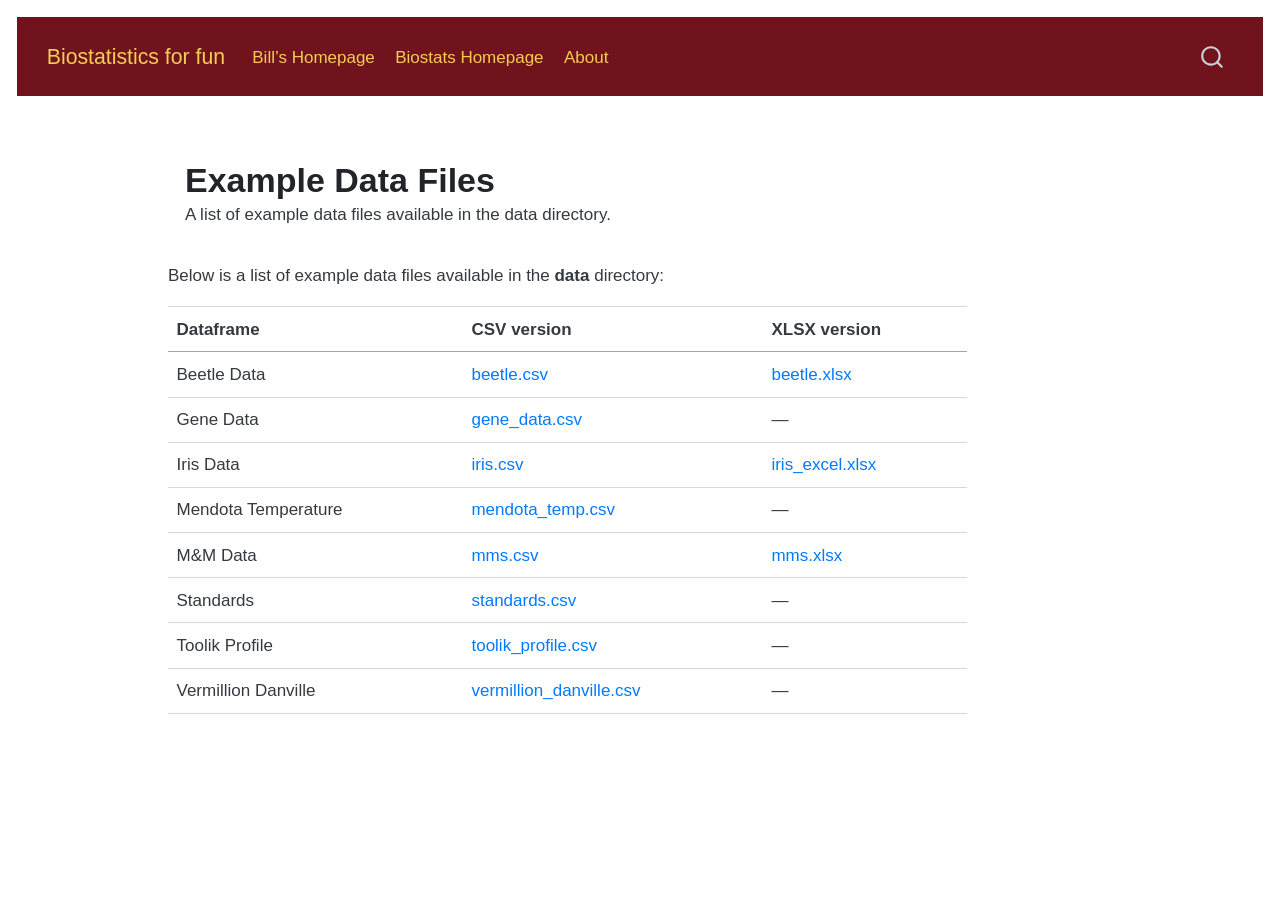
<file: docs/99_example_data_files.html>
<!DOCTYPE html>
<html xmlns="http://www.w3.org/1999/xhtml" lang="en" xml:lang="en"><head>

<meta charset="utf-8">
<meta name="generator" content="quarto-1.5.57">

<meta name="viewport" content="width=device-width, initial-scale=1.0, user-scalable=yes">

<meta name="description" content="A list of example data files available in the data directory.">

<title>Example Data Files – Biostatistics for fun</title>
<style>
code{white-space: pre-wrap;}
span.smallcaps{font-variant: small-caps;}
div.columns{display: flex; gap: min(4vw, 1.5em);}
div.column{flex: auto; overflow-x: auto;}
div.hanging-indent{margin-left: 1.5em; text-indent: -1.5em;}
ul.task-list{list-style: none;}
ul.task-list li input[type="checkbox"] {
  width: 0.8em;
  margin: 0 0.8em 0.2em -1em; /* quarto-specific, see https://github.com/quarto-dev/quarto-cli/issues/4556 */ 
  vertical-align: middle;
}
</style>


<script src="site_libs/quarto-nav/quarto-nav.js"></script>
<script src="site_libs/quarto-nav/headroom.min.js"></script>
<script src="site_libs/clipboard/clipboard.min.js"></script>
<script src="site_libs/quarto-search/autocomplete.umd.js"></script>
<script src="site_libs/quarto-search/fuse.min.js"></script>
<script src="site_libs/quarto-search/quarto-search.js"></script>
<meta name="quarto:offset" content="./">
<script src="site_libs/quarto-html/quarto.js"></script>
<script src="site_libs/quarto-html/popper.min.js"></script>
<script src="site_libs/quarto-html/tippy.umd.min.js"></script>
<script src="site_libs/quarto-html/anchor.min.js"></script>
<link href="site_libs/quarto-html/tippy.css" rel="stylesheet">
<link href="site_libs/quarto-html/quarto-syntax-highlighting.css" rel="stylesheet" id="quarto-text-highlighting-styles">
<script src="site_libs/bootstrap/bootstrap.min.js"></script>
<link href="site_libs/bootstrap/bootstrap-icons.css" rel="stylesheet">
<link href="site_libs/bootstrap/bootstrap.min.css" rel="stylesheet" id="quarto-bootstrap" data-mode="light">
<script id="quarto-search-options" type="application/json">{
  "location": "navbar",
  "copy-button": false,
  "collapse-after": 3,
  "panel-placement": "end",
  "type": "overlay",
  "limit": 50,
  "keyboard-shortcut": [
    "f",
    "/",
    "s"
  ],
  "show-item-context": false,
  "language": {
    "search-no-results-text": "No results",
    "search-matching-documents-text": "matching documents",
    "search-copy-link-title": "Copy link to search",
    "search-hide-matches-text": "Hide additional matches",
    "search-more-match-text": "more match in this document",
    "search-more-matches-text": "more matches in this document",
    "search-clear-button-title": "Clear",
    "search-text-placeholder": "",
    "search-detached-cancel-button-title": "Cancel",
    "search-submit-button-title": "Submit",
    "search-label": "Search"
  }
}</script>


<link rel="stylesheet" href="styles.css">
</head>

<body class="nav-fixed">

<div id="quarto-search-results"></div>
  <header id="quarto-header" class="headroom fixed-top">
    <nav class="navbar navbar-expand-lg " data-bs-theme="dark">
      <div class="navbar-container container-fluid">
      <div class="navbar-brand-container mx-auto">
    <a class="navbar-brand" href="./index.html">
    <span class="navbar-title">Biostatistics for fun</span>
    </a>
  </div>
            <div id="quarto-search" class="" title="Search"></div>
          <button class="navbar-toggler" type="button" data-bs-toggle="collapse" data-bs-target="#navbarCollapse" aria-controls="navbarCollapse" role="menu" aria-expanded="false" aria-label="Toggle navigation" onclick="if (window.quartoToggleHeadroom) { window.quartoToggleHeadroom(); }">
  <span class="navbar-toggler-icon"></span>
</button>
          <div class="collapse navbar-collapse" id="navbarCollapse">
            <ul class="navbar-nav navbar-nav-scroll me-auto">
  <li class="nav-item">
    <a class="nav-link" href="https://wlperry.github.io/index.html"> 
<span class="menu-text">Bill’s Homepage</span></a>
  </li>  
  <li class="nav-item">
    <a class="nav-link" href="https://wlperry.github.io/web_stats/index.html"> 
<span class="menu-text">Biostats Homepage</span></a>
  </li>  
  <li class="nav-item">
    <a class="nav-link" href="./about.html"> 
<span class="menu-text">About</span></a>
  </li>  
</ul>
          </div> <!-- /navcollapse -->
            <div class="quarto-navbar-tools">
</div>
      </div> <!-- /container-fluid -->
    </nav>
</header>
<!-- content -->
<div id="quarto-content" class="quarto-container page-columns page-rows-contents page-layout-article page-navbar">
<!-- sidebar -->
<!-- margin-sidebar -->
    <div id="quarto-margin-sidebar" class="sidebar margin-sidebar zindex-bottom">
        
    </div>
<!-- main -->
<main class="content" id="quarto-document-content">

<header id="title-block-header" class="quarto-title-block default">
<div class="quarto-title">
<h1 class="title">Example Data Files</h1>
</div>

<div>
  <div class="description">
    A list of example data files available in the data directory.
  </div>
</div>


<div class="quarto-title-meta">

    
  
    
  </div>
  


</header>


<p>Below is a list of example data files available in the <strong>data</strong> directory:</p>
<table class="caption-top table">
<thead>
<tr class="header">
<th>Dataframe</th>
<th>CSV version</th>
<th>XLSX version</th>
</tr>
</thead>
<tbody>
<tr class="odd">
<td>Beetle Data</td>
<td><a href="./data/beetle.csv">beetle.csv</a></td>
<td><a href="./data/beetle.xlsx">beetle.xlsx</a></td>
</tr>
<tr class="even">
<td>Gene Data</td>
<td><a href="./data/gene_data.csv">gene_data.csv</a></td>
<td>—</td>
</tr>
<tr class="odd">
<td>Iris Data</td>
<td><a href="./data/iris.csv">iris.csv</a></td>
<td><a href="./data/iris_excel.xlsx">iris_excel.xlsx</a></td>
</tr>
<tr class="even">
<td>Mendota Temperature</td>
<td><a href="./data/mendota_temp.csv">mendota_temp.csv</a></td>
<td>—</td>
</tr>
<tr class="odd">
<td>M&amp;M Data</td>
<td><a href="./data/mms.csv">mms.csv</a></td>
<td><a href="./data/mms.xlsx">mms.xlsx</a></td>
</tr>
<tr class="even">
<td>Standards</td>
<td><a href="./data/standards.csv">standards.csv</a></td>
<td>—</td>
</tr>
<tr class="odd">
<td>Toolik Profile</td>
<td><a href="./data/toolik_profile.csv">toolik_profile.csv</a></td>
<td>—</td>
</tr>
<tr class="even">
<td>Vermillion Danville</td>
<td><a href="./data/vermillion_danville.csv">vermillion_danville.csv</a></td>
<td>—</td>
</tr>
</tbody>
</table>



</main> <!-- /main -->
<script id="quarto-html-after-body" type="application/javascript">
window.document.addEventListener("DOMContentLoaded", function (event) {
  const toggleBodyColorMode = (bsSheetEl) => {
    const mode = bsSheetEl.getAttribute("data-mode");
    const bodyEl = window.document.querySelector("body");
    if (mode === "dark") {
      bodyEl.classList.add("quarto-dark");
      bodyEl.classList.remove("quarto-light");
    } else {
      bodyEl.classList.add("quarto-light");
      bodyEl.classList.remove("quarto-dark");
    }
  }
  const toggleBodyColorPrimary = () => {
    const bsSheetEl = window.document.querySelector("link#quarto-bootstrap");
    if (bsSheetEl) {
      toggleBodyColorMode(bsSheetEl);
    }
  }
  toggleBodyColorPrimary();  
  const icon = "";
  const anchorJS = new window.AnchorJS();
  anchorJS.options = {
    placement: 'right',
    icon: icon
  };
  anchorJS.add('.anchored');
  const isCodeAnnotation = (el) => {
    for (const clz of el.classList) {
      if (clz.startsWith('code-annotation-')) {                     
        return true;
      }
    }
    return false;
  }
  const onCopySuccess = function(e) {
    // button target
    const button = e.trigger;
    // don't keep focus
    button.blur();
    // flash "checked"
    button.classList.add('code-copy-button-checked');
    var currentTitle = button.getAttribute("title");
    button.setAttribute("title", "Copied!");
    let tooltip;
    if (window.bootstrap) {
      button.setAttribute("data-bs-toggle", "tooltip");
      button.setAttribute("data-bs-placement", "left");
      button.setAttribute("data-bs-title", "Copied!");
      tooltip = new bootstrap.Tooltip(button, 
        { trigger: "manual", 
          customClass: "code-copy-button-tooltip",
          offset: [0, -8]});
      tooltip.show();    
    }
    setTimeout(function() {
      if (tooltip) {
        tooltip.hide();
        button.removeAttribute("data-bs-title");
        button.removeAttribute("data-bs-toggle");
        button.removeAttribute("data-bs-placement");
      }
      button.setAttribute("title", currentTitle);
      button.classList.remove('code-copy-button-checked');
    }, 1000);
    // clear code selection
    e.clearSelection();
  }
  const getTextToCopy = function(trigger) {
      const codeEl = trigger.previousElementSibling.cloneNode(true);
      for (const childEl of codeEl.children) {
        if (isCodeAnnotation(childEl)) {
          childEl.remove();
        }
      }
      return codeEl.innerText;
  }
  const clipboard = new window.ClipboardJS('.code-copy-button:not([data-in-quarto-modal])', {
    text: getTextToCopy
  });
  clipboard.on('success', onCopySuccess);
  if (window.document.getElementById('quarto-embedded-source-code-modal')) {
    // For code content inside modals, clipBoardJS needs to be initialized with a container option
    // TODO: Check when it could be a function (https://github.com/zenorocha/clipboard.js/issues/860)
    const clipboardModal = new window.ClipboardJS('.code-copy-button[data-in-quarto-modal]', {
      text: getTextToCopy,
      container: window.document.getElementById('quarto-embedded-source-code-modal')
    });
    clipboardModal.on('success', onCopySuccess);
  }
    var localhostRegex = new RegExp(/^(?:http|https):\/\/localhost\:?[0-9]*\//);
    var mailtoRegex = new RegExp(/^mailto:/);
      var filterRegex = new RegExp('/' + window.location.host + '/');
    var isInternal = (href) => {
        return filterRegex.test(href) || localhostRegex.test(href) || mailtoRegex.test(href);
    }
    // Inspect non-navigation links and adorn them if external
 	var links = window.document.querySelectorAll('a[href]:not(.nav-link):not(.navbar-brand):not(.toc-action):not(.sidebar-link):not(.sidebar-item-toggle):not(.pagination-link):not(.no-external):not([aria-hidden]):not(.dropdown-item):not(.quarto-navigation-tool):not(.about-link)');
    for (var i=0; i<links.length; i++) {
      const link = links[i];
      if (!isInternal(link.href)) {
        // undo the damage that might have been done by quarto-nav.js in the case of
        // links that we want to consider external
        if (link.dataset.originalHref !== undefined) {
          link.href = link.dataset.originalHref;
        }
      }
    }
  function tippyHover(el, contentFn, onTriggerFn, onUntriggerFn) {
    const config = {
      allowHTML: true,
      maxWidth: 500,
      delay: 100,
      arrow: false,
      appendTo: function(el) {
          return el.parentElement;
      },
      interactive: true,
      interactiveBorder: 10,
      theme: 'quarto',
      placement: 'bottom-start',
    };
    if (contentFn) {
      config.content = contentFn;
    }
    if (onTriggerFn) {
      config.onTrigger = onTriggerFn;
    }
    if (onUntriggerFn) {
      config.onUntrigger = onUntriggerFn;
    }
    window.tippy(el, config); 
  }
  const noterefs = window.document.querySelectorAll('a[role="doc-noteref"]');
  for (var i=0; i<noterefs.length; i++) {
    const ref = noterefs[i];
    tippyHover(ref, function() {
      // use id or data attribute instead here
      let href = ref.getAttribute('data-footnote-href') || ref.getAttribute('href');
      try { href = new URL(href).hash; } catch {}
      const id = href.replace(/^#\/?/, "");
      const note = window.document.getElementById(id);
      if (note) {
        return note.innerHTML;
      } else {
        return "";
      }
    });
  }
  const xrefs = window.document.querySelectorAll('a.quarto-xref');
  const processXRef = (id, note) => {
    // Strip column container classes
    const stripColumnClz = (el) => {
      el.classList.remove("page-full", "page-columns");
      if (el.children) {
        for (const child of el.children) {
          stripColumnClz(child);
        }
      }
    }
    stripColumnClz(note)
    if (id === null || id.startsWith('sec-')) {
      // Special case sections, only their first couple elements
      const container = document.createElement("div");
      if (note.children && note.children.length > 2) {
        container.appendChild(note.children[0].cloneNode(true));
        for (let i = 1; i < note.children.length; i++) {
          const child = note.children[i];
          if (child.tagName === "P" && child.innerText === "") {
            continue;
          } else {
            container.appendChild(child.cloneNode(true));
            break;
          }
        }
        if (window.Quarto?.typesetMath) {
          window.Quarto.typesetMath(container);
        }
        return container.innerHTML
      } else {
        if (window.Quarto?.typesetMath) {
          window.Quarto.typesetMath(note);
        }
        return note.innerHTML;
      }
    } else {
      // Remove any anchor links if they are present
      const anchorLink = note.querySelector('a.anchorjs-link');
      if (anchorLink) {
        anchorLink.remove();
      }
      if (window.Quarto?.typesetMath) {
        window.Quarto.typesetMath(note);
      }
      // TODO in 1.5, we should make sure this works without a callout special case
      if (note.classList.contains("callout")) {
        return note.outerHTML;
      } else {
        return note.innerHTML;
      }
    }
  }
  for (var i=0; i<xrefs.length; i++) {
    const xref = xrefs[i];
    tippyHover(xref, undefined, function(instance) {
      instance.disable();
      let url = xref.getAttribute('href');
      let hash = undefined; 
      if (url.startsWith('#')) {
        hash = url;
      } else {
        try { hash = new URL(url).hash; } catch {}
      }
      if (hash) {
        const id = hash.replace(/^#\/?/, "");
        const note = window.document.getElementById(id);
        if (note !== null) {
          try {
            const html = processXRef(id, note.cloneNode(true));
            instance.setContent(html);
          } finally {
            instance.enable();
            instance.show();
          }
        } else {
          // See if we can fetch this
          fetch(url.split('#')[0])
          .then(res => res.text())
          .then(html => {
            const parser = new DOMParser();
            const htmlDoc = parser.parseFromString(html, "text/html");
            const note = htmlDoc.getElementById(id);
            if (note !== null) {
              const html = processXRef(id, note);
              instance.setContent(html);
            } 
          }).finally(() => {
            instance.enable();
            instance.show();
          });
        }
      } else {
        // See if we can fetch a full url (with no hash to target)
        // This is a special case and we should probably do some content thinning / targeting
        fetch(url)
        .then(res => res.text())
        .then(html => {
          const parser = new DOMParser();
          const htmlDoc = parser.parseFromString(html, "text/html");
          const note = htmlDoc.querySelector('main.content');
          if (note !== null) {
            // This should only happen for chapter cross references
            // (since there is no id in the URL)
            // remove the first header
            if (note.children.length > 0 && note.children[0].tagName === "HEADER") {
              note.children[0].remove();
            }
            const html = processXRef(null, note);
            instance.setContent(html);
          } 
        }).finally(() => {
          instance.enable();
          instance.show();
        });
      }
    }, function(instance) {
    });
  }
      let selectedAnnoteEl;
      const selectorForAnnotation = ( cell, annotation) => {
        let cellAttr = 'data-code-cell="' + cell + '"';
        let lineAttr = 'data-code-annotation="' +  annotation + '"';
        const selector = 'span[' + cellAttr + '][' + lineAttr + ']';
        return selector;
      }
      const selectCodeLines = (annoteEl) => {
        const doc = window.document;
        const targetCell = annoteEl.getAttribute("data-target-cell");
        const targetAnnotation = annoteEl.getAttribute("data-target-annotation");
        const annoteSpan = window.document.querySelector(selectorForAnnotation(targetCell, targetAnnotation));
        const lines = annoteSpan.getAttribute("data-code-lines").split(",");
        const lineIds = lines.map((line) => {
          return targetCell + "-" + line;
        })
        let top = null;
        let height = null;
        let parent = null;
        if (lineIds.length > 0) {
            //compute the position of the single el (top and bottom and make a div)
            const el = window.document.getElementById(lineIds[0]);
            top = el.offsetTop;
            height = el.offsetHeight;
            parent = el.parentElement.parentElement;
          if (lineIds.length > 1) {
            const lastEl = window.document.getElementById(lineIds[lineIds.length - 1]);
            const bottom = lastEl.offsetTop + lastEl.offsetHeight;
            height = bottom - top;
          }
          if (top !== null && height !== null && parent !== null) {
            // cook up a div (if necessary) and position it 
            let div = window.document.getElementById("code-annotation-line-highlight");
            if (div === null) {
              div = window.document.createElement("div");
              div.setAttribute("id", "code-annotation-line-highlight");
              div.style.position = 'absolute';
              parent.appendChild(div);
            }
            div.style.top = top - 2 + "px";
            div.style.height = height + 4 + "px";
            div.style.left = 0;
            let gutterDiv = window.document.getElementById("code-annotation-line-highlight-gutter");
            if (gutterDiv === null) {
              gutterDiv = window.document.createElement("div");
              gutterDiv.setAttribute("id", "code-annotation-line-highlight-gutter");
              gutterDiv.style.position = 'absolute';
              const codeCell = window.document.getElementById(targetCell);
              const gutter = codeCell.querySelector('.code-annotation-gutter');
              gutter.appendChild(gutterDiv);
            }
            gutterDiv.style.top = top - 2 + "px";
            gutterDiv.style.height = height + 4 + "px";
          }
          selectedAnnoteEl = annoteEl;
        }
      };
      const unselectCodeLines = () => {
        const elementsIds = ["code-annotation-line-highlight", "code-annotation-line-highlight-gutter"];
        elementsIds.forEach((elId) => {
          const div = window.document.getElementById(elId);
          if (div) {
            div.remove();
          }
        });
        selectedAnnoteEl = undefined;
      };
        // Handle positioning of the toggle
    window.addEventListener(
      "resize",
      throttle(() => {
        elRect = undefined;
        if (selectedAnnoteEl) {
          selectCodeLines(selectedAnnoteEl);
        }
      }, 10)
    );
    function throttle(fn, ms) {
    let throttle = false;
    let timer;
      return (...args) => {
        if(!throttle) { // first call gets through
            fn.apply(this, args);
            throttle = true;
        } else { // all the others get throttled
            if(timer) clearTimeout(timer); // cancel #2
            timer = setTimeout(() => {
              fn.apply(this, args);
              timer = throttle = false;
            }, ms);
        }
      };
    }
      // Attach click handler to the DT
      const annoteDls = window.document.querySelectorAll('dt[data-target-cell]');
      for (const annoteDlNode of annoteDls) {
        annoteDlNode.addEventListener('click', (event) => {
          const clickedEl = event.target;
          if (clickedEl !== selectedAnnoteEl) {
            unselectCodeLines();
            const activeEl = window.document.querySelector('dt[data-target-cell].code-annotation-active');
            if (activeEl) {
              activeEl.classList.remove('code-annotation-active');
            }
            selectCodeLines(clickedEl);
            clickedEl.classList.add('code-annotation-active');
          } else {
            // Unselect the line
            unselectCodeLines();
            clickedEl.classList.remove('code-annotation-active');
          }
        });
      }
  const findCites = (el) => {
    const parentEl = el.parentElement;
    if (parentEl) {
      const cites = parentEl.dataset.cites;
      if (cites) {
        return {
          el,
          cites: cites.split(' ')
        };
      } else {
        return findCites(el.parentElement)
      }
    } else {
      return undefined;
    }
  };
  var bibliorefs = window.document.querySelectorAll('a[role="doc-biblioref"]');
  for (var i=0; i<bibliorefs.length; i++) {
    const ref = bibliorefs[i];
    const citeInfo = findCites(ref);
    if (citeInfo) {
      tippyHover(citeInfo.el, function() {
        var popup = window.document.createElement('div');
        citeInfo.cites.forEach(function(cite) {
          var citeDiv = window.document.createElement('div');
          citeDiv.classList.add('hanging-indent');
          citeDiv.classList.add('csl-entry');
          var biblioDiv = window.document.getElementById('ref-' + cite);
          if (biblioDiv) {
            citeDiv.innerHTML = biblioDiv.innerHTML;
          }
          popup.appendChild(citeDiv);
        });
        return popup.innerHTML;
      });
    }
  }
});
</script>
</div> <!-- /content -->




</body></html>
</file>
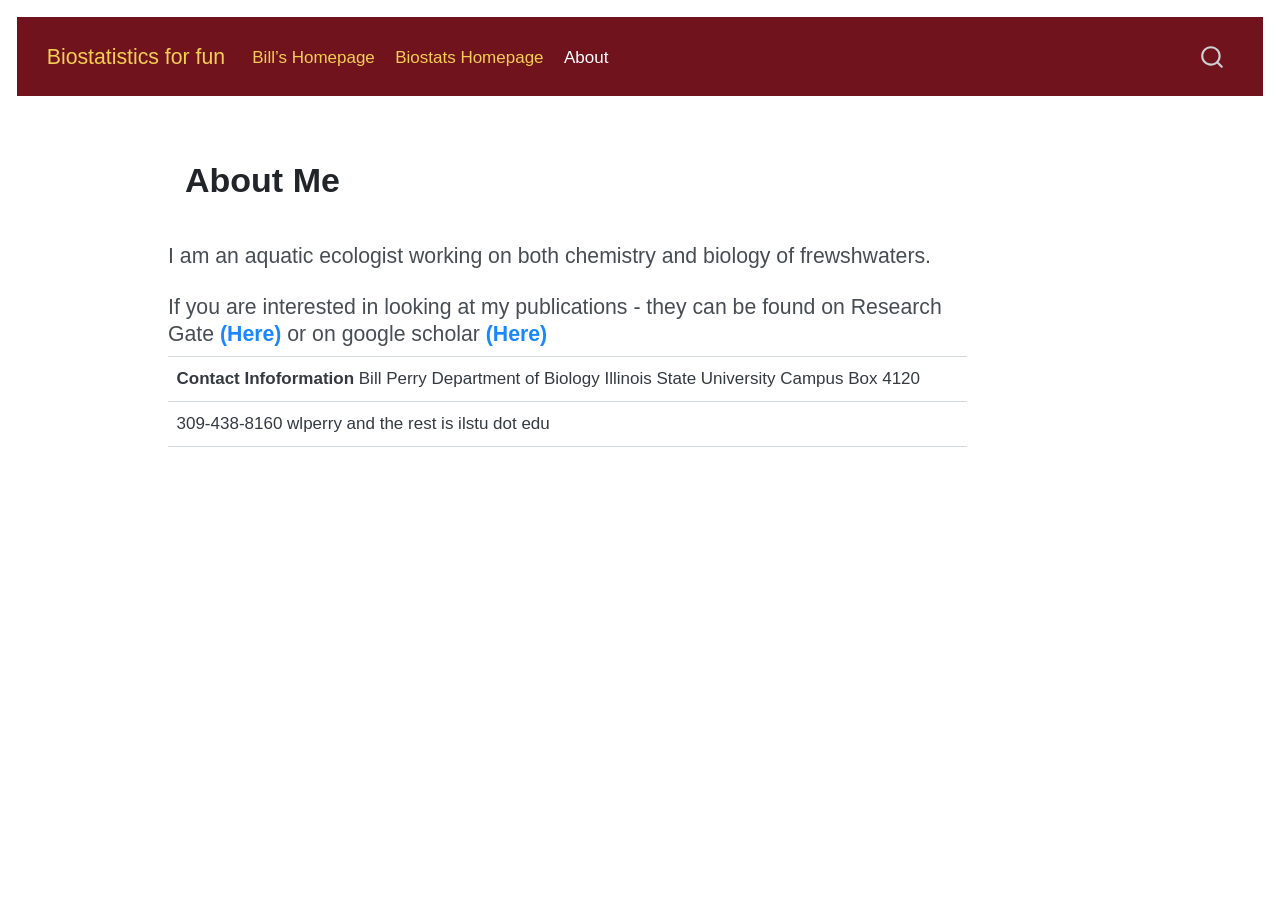
<file: docs/about.html>
<!DOCTYPE html>
<html xmlns="http://www.w3.org/1999/xhtml" lang="en" xml:lang="en"><head>

<meta charset="utf-8">
<meta name="generator" content="quarto-1.5.57">

<meta name="viewport" content="width=device-width, initial-scale=1.0, user-scalable=yes">


<title>About Me – Biostatistics for fun</title>
<style>
code{white-space: pre-wrap;}
span.smallcaps{font-variant: small-caps;}
div.columns{display: flex; gap: min(4vw, 1.5em);}
div.column{flex: auto; overflow-x: auto;}
div.hanging-indent{margin-left: 1.5em; text-indent: -1.5em;}
ul.task-list{list-style: none;}
ul.task-list li input[type="checkbox"] {
  width: 0.8em;
  margin: 0 0.8em 0.2em -1em; /* quarto-specific, see https://github.com/quarto-dev/quarto-cli/issues/4556 */ 
  vertical-align: middle;
}
</style>


<script src="site_libs/quarto-nav/quarto-nav.js"></script>
<script src="site_libs/quarto-nav/headroom.min.js"></script>
<script src="site_libs/clipboard/clipboard.min.js"></script>
<script src="site_libs/quarto-search/autocomplete.umd.js"></script>
<script src="site_libs/quarto-search/fuse.min.js"></script>
<script src="site_libs/quarto-search/quarto-search.js"></script>
<meta name="quarto:offset" content="./">
<script src="site_libs/quarto-html/quarto.js"></script>
<script src="site_libs/quarto-html/popper.min.js"></script>
<script src="site_libs/quarto-html/tippy.umd.min.js"></script>
<script src="site_libs/quarto-html/anchor.min.js"></script>
<link href="site_libs/quarto-html/tippy.css" rel="stylesheet">
<link href="site_libs/quarto-html/quarto-syntax-highlighting.css" rel="stylesheet" id="quarto-text-highlighting-styles">
<script src="site_libs/bootstrap/bootstrap.min.js"></script>
<link href="site_libs/bootstrap/bootstrap-icons.css" rel="stylesheet">
<link href="site_libs/bootstrap/bootstrap.min.css" rel="stylesheet" id="quarto-bootstrap" data-mode="light">
<script id="quarto-search-options" type="application/json">{
  "location": "navbar",
  "copy-button": false,
  "collapse-after": 3,
  "panel-placement": "end",
  "type": "overlay",
  "limit": 50,
  "keyboard-shortcut": [
    "f",
    "/",
    "s"
  ],
  "show-item-context": false,
  "language": {
    "search-no-results-text": "No results",
    "search-matching-documents-text": "matching documents",
    "search-copy-link-title": "Copy link to search",
    "search-hide-matches-text": "Hide additional matches",
    "search-more-match-text": "more match in this document",
    "search-more-matches-text": "more matches in this document",
    "search-clear-button-title": "Clear",
    "search-text-placeholder": "",
    "search-detached-cancel-button-title": "Cancel",
    "search-submit-button-title": "Submit",
    "search-label": "Search"
  }
}</script>


<link rel="stylesheet" href="styles.css">
</head>

<body class="nav-fixed">

<div id="quarto-search-results"></div>
  <header id="quarto-header" class="headroom fixed-top">
    <nav class="navbar navbar-expand-lg " data-bs-theme="dark">
      <div class="navbar-container container-fluid">
      <div class="navbar-brand-container mx-auto">
    <a class="navbar-brand" href="./index.html">
    <span class="navbar-title">Biostatistics for fun</span>
    </a>
  </div>
            <div id="quarto-search" class="" title="Search"></div>
          <button class="navbar-toggler" type="button" data-bs-toggle="collapse" data-bs-target="#navbarCollapse" aria-controls="navbarCollapse" role="menu" aria-expanded="false" aria-label="Toggle navigation" onclick="if (window.quartoToggleHeadroom) { window.quartoToggleHeadroom(); }">
  <span class="navbar-toggler-icon"></span>
</button>
          <div class="collapse navbar-collapse" id="navbarCollapse">
            <ul class="navbar-nav navbar-nav-scroll me-auto">
  <li class="nav-item">
    <a class="nav-link" href="https://wlperry.github.io/index.html"> 
<span class="menu-text">Bill’s Homepage</span></a>
  </li>  
  <li class="nav-item">
    <a class="nav-link" href="https://wlperry.github.io/web_stats/index.html"> 
<span class="menu-text">Biostats Homepage</span></a>
  </li>  
  <li class="nav-item">
    <a class="nav-link active" href="./about.html" aria-current="page"> 
<span class="menu-text">About</span></a>
  </li>  
</ul>
          </div> <!-- /navcollapse -->
            <div class="quarto-navbar-tools">
</div>
      </div> <!-- /container-fluid -->
    </nav>
</header>
<!-- content -->
<div id="quarto-content" class="quarto-container page-columns page-rows-contents page-layout-article page-navbar">
<!-- sidebar -->
<!-- margin-sidebar -->
    <div id="quarto-margin-sidebar" class="sidebar margin-sidebar zindex-bottom">
        
    </div>
<!-- main -->
<main class="content" id="quarto-document-content">

<header id="title-block-header" class="quarto-title-block default">
<div class="quarto-title">
<h1 class="title">About Me</h1>
</div>



<div class="quarto-title-meta">

    
  
    
  </div>
  


</header>


<section id="i-am-an-aquatic-ecologist-working-on-both-chemistry-and-biology-of-frewshwaters." class="level4">
<h4 class="anchored" data-anchor-id="i-am-an-aquatic-ecologist-working-on-both-chemistry-and-biology-of-frewshwaters.">I am an aquatic ecologist working on both chemistry and biology of frewshwaters.</h4>
</section>
<section id="if-you-are-interested-in-looking-at-my-publications---they-can-be-found-on-research-gate-here-or-on-google-scholar-here" class="level4">
<h4 class="anchored" data-anchor-id="if-you-are-interested-in-looking-at-my-publications---they-can-be-found-on-research-gate-here-or-on-google-scholar-here">If you are interested in looking at my publications - they can be found on Research Gate <a href="https://www.researchgate.net/profile/William_Perry11/contributions"><strong>(Here)</strong></a> or on google scholar <a href="https://scholar.google.com/citations?user=YVjQpRsAAAAJ&amp;hl=en"><strong>(Here)</strong></a></h4>
<table class="caption-top table">
<colgroup>
<col style="width: 11%">
</colgroup>
<tbody>
<tr class="odd">
<td><strong>Contact Infoformation</strong> Bill Perry Department of Biology Illinois State University Campus Box 4120</td>
</tr>
<tr class="even">
<td>309-438-8160 wlperry and the rest is ilstu dot edu</td>
</tr>
</tbody>
</table>


</section>

</main> <!-- /main -->
<script id="quarto-html-after-body" type="application/javascript">
window.document.addEventListener("DOMContentLoaded", function (event) {
  const toggleBodyColorMode = (bsSheetEl) => {
    const mode = bsSheetEl.getAttribute("data-mode");
    const bodyEl = window.document.querySelector("body");
    if (mode === "dark") {
      bodyEl.classList.add("quarto-dark");
      bodyEl.classList.remove("quarto-light");
    } else {
      bodyEl.classList.add("quarto-light");
      bodyEl.classList.remove("quarto-dark");
    }
  }
  const toggleBodyColorPrimary = () => {
    const bsSheetEl = window.document.querySelector("link#quarto-bootstrap");
    if (bsSheetEl) {
      toggleBodyColorMode(bsSheetEl);
    }
  }
  toggleBodyColorPrimary();  
  const icon = "";
  const anchorJS = new window.AnchorJS();
  anchorJS.options = {
    placement: 'right',
    icon: icon
  };
  anchorJS.add('.anchored');
  const isCodeAnnotation = (el) => {
    for (const clz of el.classList) {
      if (clz.startsWith('code-annotation-')) {                     
        return true;
      }
    }
    return false;
  }
  const onCopySuccess = function(e) {
    // button target
    const button = e.trigger;
    // don't keep focus
    button.blur();
    // flash "checked"
    button.classList.add('code-copy-button-checked');
    var currentTitle = button.getAttribute("title");
    button.setAttribute("title", "Copied!");
    let tooltip;
    if (window.bootstrap) {
      button.setAttribute("data-bs-toggle", "tooltip");
      button.setAttribute("data-bs-placement", "left");
      button.setAttribute("data-bs-title", "Copied!");
      tooltip = new bootstrap.Tooltip(button, 
        { trigger: "manual", 
          customClass: "code-copy-button-tooltip",
          offset: [0, -8]});
      tooltip.show();    
    }
    setTimeout(function() {
      if (tooltip) {
        tooltip.hide();
        button.removeAttribute("data-bs-title");
        button.removeAttribute("data-bs-toggle");
        button.removeAttribute("data-bs-placement");
      }
      button.setAttribute("title", currentTitle);
      button.classList.remove('code-copy-button-checked');
    }, 1000);
    // clear code selection
    e.clearSelection();
  }
  const getTextToCopy = function(trigger) {
      const codeEl = trigger.previousElementSibling.cloneNode(true);
      for (const childEl of codeEl.children) {
        if (isCodeAnnotation(childEl)) {
          childEl.remove();
        }
      }
      return codeEl.innerText;
  }
  const clipboard = new window.ClipboardJS('.code-copy-button:not([data-in-quarto-modal])', {
    text: getTextToCopy
  });
  clipboard.on('success', onCopySuccess);
  if (window.document.getElementById('quarto-embedded-source-code-modal')) {
    // For code content inside modals, clipBoardJS needs to be initialized with a container option
    // TODO: Check when it could be a function (https://github.com/zenorocha/clipboard.js/issues/860)
    const clipboardModal = new window.ClipboardJS('.code-copy-button[data-in-quarto-modal]', {
      text: getTextToCopy,
      container: window.document.getElementById('quarto-embedded-source-code-modal')
    });
    clipboardModal.on('success', onCopySuccess);
  }
    var localhostRegex = new RegExp(/^(?:http|https):\/\/localhost\:?[0-9]*\//);
    var mailtoRegex = new RegExp(/^mailto:/);
      var filterRegex = new RegExp('/' + window.location.host + '/');
    var isInternal = (href) => {
        return filterRegex.test(href) || localhostRegex.test(href) || mailtoRegex.test(href);
    }
    // Inspect non-navigation links and adorn them if external
 	var links = window.document.querySelectorAll('a[href]:not(.nav-link):not(.navbar-brand):not(.toc-action):not(.sidebar-link):not(.sidebar-item-toggle):not(.pagination-link):not(.no-external):not([aria-hidden]):not(.dropdown-item):not(.quarto-navigation-tool):not(.about-link)');
    for (var i=0; i<links.length; i++) {
      const link = links[i];
      if (!isInternal(link.href)) {
        // undo the damage that might have been done by quarto-nav.js in the case of
        // links that we want to consider external
        if (link.dataset.originalHref !== undefined) {
          link.href = link.dataset.originalHref;
        }
      }
    }
  function tippyHover(el, contentFn, onTriggerFn, onUntriggerFn) {
    const config = {
      allowHTML: true,
      maxWidth: 500,
      delay: 100,
      arrow: false,
      appendTo: function(el) {
          return el.parentElement;
      },
      interactive: true,
      interactiveBorder: 10,
      theme: 'quarto',
      placement: 'bottom-start',
    };
    if (contentFn) {
      config.content = contentFn;
    }
    if (onTriggerFn) {
      config.onTrigger = onTriggerFn;
    }
    if (onUntriggerFn) {
      config.onUntrigger = onUntriggerFn;
    }
    window.tippy(el, config); 
  }
  const noterefs = window.document.querySelectorAll('a[role="doc-noteref"]');
  for (var i=0; i<noterefs.length; i++) {
    const ref = noterefs[i];
    tippyHover(ref, function() {
      // use id or data attribute instead here
      let href = ref.getAttribute('data-footnote-href') || ref.getAttribute('href');
      try { href = new URL(href).hash; } catch {}
      const id = href.replace(/^#\/?/, "");
      const note = window.document.getElementById(id);
      if (note) {
        return note.innerHTML;
      } else {
        return "";
      }
    });
  }
  const xrefs = window.document.querySelectorAll('a.quarto-xref');
  const processXRef = (id, note) => {
    // Strip column container classes
    const stripColumnClz = (el) => {
      el.classList.remove("page-full", "page-columns");
      if (el.children) {
        for (const child of el.children) {
          stripColumnClz(child);
        }
      }
    }
    stripColumnClz(note)
    if (id === null || id.startsWith('sec-')) {
      // Special case sections, only their first couple elements
      const container = document.createElement("div");
      if (note.children && note.children.length > 2) {
        container.appendChild(note.children[0].cloneNode(true));
        for (let i = 1; i < note.children.length; i++) {
          const child = note.children[i];
          if (child.tagName === "P" && child.innerText === "") {
            continue;
          } else {
            container.appendChild(child.cloneNode(true));
            break;
          }
        }
        if (window.Quarto?.typesetMath) {
          window.Quarto.typesetMath(container);
        }
        return container.innerHTML
      } else {
        if (window.Quarto?.typesetMath) {
          window.Quarto.typesetMath(note);
        }
        return note.innerHTML;
      }
    } else {
      // Remove any anchor links if they are present
      const anchorLink = note.querySelector('a.anchorjs-link');
      if (anchorLink) {
        anchorLink.remove();
      }
      if (window.Quarto?.typesetMath) {
        window.Quarto.typesetMath(note);
      }
      // TODO in 1.5, we should make sure this works without a callout special case
      if (note.classList.contains("callout")) {
        return note.outerHTML;
      } else {
        return note.innerHTML;
      }
    }
  }
  for (var i=0; i<xrefs.length; i++) {
    const xref = xrefs[i];
    tippyHover(xref, undefined, function(instance) {
      instance.disable();
      let url = xref.getAttribute('href');
      let hash = undefined; 
      if (url.startsWith('#')) {
        hash = url;
      } else {
        try { hash = new URL(url).hash; } catch {}
      }
      if (hash) {
        const id = hash.replace(/^#\/?/, "");
        const note = window.document.getElementById(id);
        if (note !== null) {
          try {
            const html = processXRef(id, note.cloneNode(true));
            instance.setContent(html);
          } finally {
            instance.enable();
            instance.show();
          }
        } else {
          // See if we can fetch this
          fetch(url.split('#')[0])
          .then(res => res.text())
          .then(html => {
            const parser = new DOMParser();
            const htmlDoc = parser.parseFromString(html, "text/html");
            const note = htmlDoc.getElementById(id);
            if (note !== null) {
              const html = processXRef(id, note);
              instance.setContent(html);
            } 
          }).finally(() => {
            instance.enable();
            instance.show();
          });
        }
      } else {
        // See if we can fetch a full url (with no hash to target)
        // This is a special case and we should probably do some content thinning / targeting
        fetch(url)
        .then(res => res.text())
        .then(html => {
          const parser = new DOMParser();
          const htmlDoc = parser.parseFromString(html, "text/html");
          const note = htmlDoc.querySelector('main.content');
          if (note !== null) {
            // This should only happen for chapter cross references
            // (since there is no id in the URL)
            // remove the first header
            if (note.children.length > 0 && note.children[0].tagName === "HEADER") {
              note.children[0].remove();
            }
            const html = processXRef(null, note);
            instance.setContent(html);
          } 
        }).finally(() => {
          instance.enable();
          instance.show();
        });
      }
    }, function(instance) {
    });
  }
      let selectedAnnoteEl;
      const selectorForAnnotation = ( cell, annotation) => {
        let cellAttr = 'data-code-cell="' + cell + '"';
        let lineAttr = 'data-code-annotation="' +  annotation + '"';
        const selector = 'span[' + cellAttr + '][' + lineAttr + ']';
        return selector;
      }
      const selectCodeLines = (annoteEl) => {
        const doc = window.document;
        const targetCell = annoteEl.getAttribute("data-target-cell");
        const targetAnnotation = annoteEl.getAttribute("data-target-annotation");
        const annoteSpan = window.document.querySelector(selectorForAnnotation(targetCell, targetAnnotation));
        const lines = annoteSpan.getAttribute("data-code-lines").split(",");
        const lineIds = lines.map((line) => {
          return targetCell + "-" + line;
        })
        let top = null;
        let height = null;
        let parent = null;
        if (lineIds.length > 0) {
            //compute the position of the single el (top and bottom and make a div)
            const el = window.document.getElementById(lineIds[0]);
            top = el.offsetTop;
            height = el.offsetHeight;
            parent = el.parentElement.parentElement;
          if (lineIds.length > 1) {
            const lastEl = window.document.getElementById(lineIds[lineIds.length - 1]);
            const bottom = lastEl.offsetTop + lastEl.offsetHeight;
            height = bottom - top;
          }
          if (top !== null && height !== null && parent !== null) {
            // cook up a div (if necessary) and position it 
            let div = window.document.getElementById("code-annotation-line-highlight");
            if (div === null) {
              div = window.document.createElement("div");
              div.setAttribute("id", "code-annotation-line-highlight");
              div.style.position = 'absolute';
              parent.appendChild(div);
            }
            div.style.top = top - 2 + "px";
            div.style.height = height + 4 + "px";
            div.style.left = 0;
            let gutterDiv = window.document.getElementById("code-annotation-line-highlight-gutter");
            if (gutterDiv === null) {
              gutterDiv = window.document.createElement("div");
              gutterDiv.setAttribute("id", "code-annotation-line-highlight-gutter");
              gutterDiv.style.position = 'absolute';
              const codeCell = window.document.getElementById(targetCell);
              const gutter = codeCell.querySelector('.code-annotation-gutter');
              gutter.appendChild(gutterDiv);
            }
            gutterDiv.style.top = top - 2 + "px";
            gutterDiv.style.height = height + 4 + "px";
          }
          selectedAnnoteEl = annoteEl;
        }
      };
      const unselectCodeLines = () => {
        const elementsIds = ["code-annotation-line-highlight", "code-annotation-line-highlight-gutter"];
        elementsIds.forEach((elId) => {
          const div = window.document.getElementById(elId);
          if (div) {
            div.remove();
          }
        });
        selectedAnnoteEl = undefined;
      };
        // Handle positioning of the toggle
    window.addEventListener(
      "resize",
      throttle(() => {
        elRect = undefined;
        if (selectedAnnoteEl) {
          selectCodeLines(selectedAnnoteEl);
        }
      }, 10)
    );
    function throttle(fn, ms) {
    let throttle = false;
    let timer;
      return (...args) => {
        if(!throttle) { // first call gets through
            fn.apply(this, args);
            throttle = true;
        } else { // all the others get throttled
            if(timer) clearTimeout(timer); // cancel #2
            timer = setTimeout(() => {
              fn.apply(this, args);
              timer = throttle = false;
            }, ms);
        }
      };
    }
      // Attach click handler to the DT
      const annoteDls = window.document.querySelectorAll('dt[data-target-cell]');
      for (const annoteDlNode of annoteDls) {
        annoteDlNode.addEventListener('click', (event) => {
          const clickedEl = event.target;
          if (clickedEl !== selectedAnnoteEl) {
            unselectCodeLines();
            const activeEl = window.document.querySelector('dt[data-target-cell].code-annotation-active');
            if (activeEl) {
              activeEl.classList.remove('code-annotation-active');
            }
            selectCodeLines(clickedEl);
            clickedEl.classList.add('code-annotation-active');
          } else {
            // Unselect the line
            unselectCodeLines();
            clickedEl.classList.remove('code-annotation-active');
          }
        });
      }
  const findCites = (el) => {
    const parentEl = el.parentElement;
    if (parentEl) {
      const cites = parentEl.dataset.cites;
      if (cites) {
        return {
          el,
          cites: cites.split(' ')
        };
      } else {
        return findCites(el.parentElement)
      }
    } else {
      return undefined;
    }
  };
  var bibliorefs = window.document.querySelectorAll('a[role="doc-biblioref"]');
  for (var i=0; i<bibliorefs.length; i++) {
    const ref = bibliorefs[i];
    const citeInfo = findCites(ref);
    if (citeInfo) {
      tippyHover(citeInfo.el, function() {
        var popup = window.document.createElement('div');
        citeInfo.cites.forEach(function(cite) {
          var citeDiv = window.document.createElement('div');
          citeDiv.classList.add('hanging-indent');
          citeDiv.classList.add('csl-entry');
          var biblioDiv = window.document.getElementById('ref-' + cite);
          if (biblioDiv) {
            citeDiv.innerHTML = biblioDiv.innerHTML;
          }
          popup.appendChild(citeDiv);
        });
        return popup.innerHTML;
      });
    }
  }
});
</script>
</div> <!-- /content -->




</body></html>
</file>
<file: docs/site_libs/quarto-html/tippy.css>
.tippy-box[data-animation=fade][data-state=hidden]{opacity:0}[data-tippy-root]{max-width:calc(100vw - 10px)}.tippy-box{position:relative;background-color:#333;color:#fff;border-radius:4px;font-size:14px;line-height:1.4;white-space:normal;outline:0;transition-property:transform,visibility,opacity}.tippy-box[data-placement^=top]>.tippy-arrow{bottom:0}.tippy-box[data-placement^=top]>.tippy-arrow:before{bottom:-7px;left:0;border-width:8px 8px 0;border-top-color:initial;transform-origin:center top}.tippy-box[data-placement^=bottom]>.tippy-arrow{top:0}.tippy-box[data-placement^=bottom]>.tippy-arrow:before{top:-7px;left:0;border-width:0 8px 8px;border-bottom-color:initial;transform-origin:center bottom}.tippy-box[data-placement^=left]>.tippy-arrow{right:0}.tippy-box[data-placement^=left]>.tippy-arrow:before{border-width:8px 0 8px 8px;border-left-color:initial;right:-7px;transform-origin:center left}.tippy-box[data-placement^=right]>.tippy-arrow{left:0}.tippy-box[data-placement^=right]>.tippy-arrow:before{left:-7px;border-width:8px 8px 8px 0;border-right-color:initial;transform-origin:center right}.tippy-box[data-inertia][data-state=visible]{transition-timing-function:cubic-bezier(.54,1.5,.38,1.11)}.tippy-arrow{width:16px;height:16px;color:#333}.tippy-arrow:before{content:"";position:absolute;border-color:transparent;border-style:solid}.tippy-content{position:relative;padding:5px 9px;z-index:1}
</file>
<file: docs/site_libs/quarto-html/quarto-syntax-highlighting.css>
/* quarto syntax highlight colors */
:root {
  --quarto-hl-ot-color: #003B4F;
  --quarto-hl-at-color: #657422;
  --quarto-hl-ss-color: #20794D;
  --quarto-hl-an-color: #5E5E5E;
  --quarto-hl-fu-color: #4758AB;
  --quarto-hl-st-color: #20794D;
  --quarto-hl-cf-color: #003B4F;
  --quarto-hl-op-color: #5E5E5E;
  --quarto-hl-er-color: #AD0000;
  --quarto-hl-bn-color: #AD0000;
  --quarto-hl-al-color: #AD0000;
  --quarto-hl-va-color: #111111;
  --quarto-hl-bu-color: inherit;
  --quarto-hl-ex-color: inherit;
  --quarto-hl-pp-color: #AD0000;
  --quarto-hl-in-color: #5E5E5E;
  --quarto-hl-vs-color: #20794D;
  --quarto-hl-wa-color: #5E5E5E;
  --quarto-hl-do-color: #5E5E5E;
  --quarto-hl-im-color: #00769E;
  --quarto-hl-ch-color: #20794D;
  --quarto-hl-dt-color: #AD0000;
  --quarto-hl-fl-color: #AD0000;
  --quarto-hl-co-color: #5E5E5E;
  --quarto-hl-cv-color: #5E5E5E;
  --quarto-hl-cn-color: #8f5902;
  --quarto-hl-sc-color: #5E5E5E;
  --quarto-hl-dv-color: #AD0000;
  --quarto-hl-kw-color: #003B4F;
}

/* other quarto variables */
:root {
  --quarto-font-monospace: SFMono-Regular, Menlo, Monaco, Consolas, "Liberation Mono", "Courier New", monospace;
}

pre > code.sourceCode > span {
  color: #003B4F;
}

code span {
  color: #003B4F;
}

code.sourceCode > span {
  color: #003B4F;
}

div.sourceCode,
div.sourceCode pre.sourceCode {
  color: #003B4F;
}

code span.ot {
  color: #003B4F;
  font-style: inherit;
}

code span.at {
  color: #657422;
  font-style: inherit;
}

code span.ss {
  color: #20794D;
  font-style: inherit;
}

code span.an {
  color: #5E5E5E;
  font-style: inherit;
}

code span.fu {
  color: #4758AB;
  font-style: inherit;
}

code span.st {
  color: #20794D;
  font-style: inherit;
}

code span.cf {
  color: #003B4F;
  font-weight: bold;
  font-style: inherit;
}

code span.op {
  color: #5E5E5E;
  font-style: inherit;
}

code span.er {
  color: #AD0000;
  font-style: inherit;
}

code span.bn {
  color: #AD0000;
  font-style: inherit;
}

code span.al {
  color: #AD0000;
  font-style: inherit;
}

code span.va {
  color: #111111;
  font-style: inherit;
}

code span.bu {
  font-style: inherit;
}

code span.ex {
  font-style: inherit;
}

code span.pp {
  color: #AD0000;
  font-style: inherit;
}

code span.in {
  color: #5E5E5E;
  font-style: inherit;
}

code span.vs {
  color: #20794D;
  font-style: inherit;
}

code span.wa {
  color: #5E5E5E;
  font-style: italic;
}

code span.do {
  color: #5E5E5E;
  font-style: italic;
}

code span.im {
  color: #00769E;
  font-style: inherit;
}

code span.ch {
  color: #20794D;
  font-style: inherit;
}

code span.dt {
  color: #AD0000;
  font-style: inherit;
}

code span.fl {
  color: #AD0000;
  font-style: inherit;
}

code span.co {
  color: #5E5E5E;
  font-style: inherit;
}

code span.cv {
  color: #5E5E5E;
  font-style: italic;
}

code span.cn {
  color: #8f5902;
  font-style: inherit;
}

code span.sc {
  color: #5E5E5E;
  font-style: inherit;
}

code span.dv {
  color: #AD0000;
  font-style: inherit;
}

code span.kw {
  color: #003B4F;
  font-weight: bold;
  font-style: inherit;
}

.prevent-inlining {
  content: "</";
}

/*# sourceMappingURL=debc5d5d77c3f9108843748ff7464032.css.map */
</file>
<file: docs/styles.css>
/* styles.css */

/* -------------------------- */
/* Base styling for the body  */
/* -------------------------- */
body {
  background-color: #FFFFFF;  /* Light grey background for overall readability */
  color: #343a40;             /* Dark grey text for body content */
  font-family: "Helvetica Neue", Helvetica, Arial, sans-serif;  /* Preferred fonts with fallbacks */
  line-height: 1.6;           /* Improve text readability with adequate line spacing */
  margin: 0;                  /* Remove default browser margins */
  padding: 1rem;              /* Add padding around the main content */
}

/* ------------------------- */
/* Header styling            */
/* ------------------------- */
header {
  background-color: #FFFFFF;  /* Set header background to purple */
  color: #343a40;             /* Set header text to purple (Note: same as background; consider adjusting for contrast) */
  padding: 1rem;              /* Add space inside the header */
}


/* Header links styling */
header a {
  color: #F4CD54;             /* Use purple for links within the header */
}

header a:hover {
  color: #FFFF09;             /* Change link color on hover for better visual feedback */
}

/* ------------------------- */
/* Heading elements styling  */
/* ------------------------- */
h1, h2, h3 {
  color: #212529;             /* Use a dark grey for headings */
  margin-top: 1.5rem;         /* Add space above headings */
}

/* ------------------------- */
/* General link styling      */
/* ------------------------- */
a {
  color: #007bff;             /* Default blue color for links */
  text-decoration: none;      /* Remove underlines from links */
}

a:hover {
  text-decoration: underline; /* Underline links on hover for clarity */
}

/* ------------------------- */
/* Image responsiveness      */
/* ------------------------- */
img {
  max-width: 100%;            /* Ensure images scale within their container */
  height: auto;               /* Maintain the image's aspect ratio */
  border-radius: 5px;         /* Slightly round the corners of images */
}

/* ------------------------- */
/* Navigation bar (navbar)   */
/* ------------------------- */
.navbar {
  background-color: #70131d;  /* Set navbar background to purple */
  color: #F4CD54;             /* Set navbar text to purple (Note: same as background; may need adjustment for readability) */
  padding: 1rem;              /* Add padding within the navbar */
}

/* Navbar links styling */
.navbar a {
  color: #F4CD54;             /* Set links inside navbar to purple */
  text-decoration: none;      /* Remove underlines from navbar links */
}

.navbar a:hover {
  color: #FFFF09;             /* Use a lighter color on hover for navbar links */
}

/* ------------------------- */
/* Footer styling            */
/* ------------------------- */
footer {
  text-align: center;         /* Center-align footer text */
  margin-top: 2rem;           /* Add space above the footer */
  padding: 1rem;              /* Add padding inside the footer */
  background-color: #343a40;  /* Dark grey background for the footer */
  color: white;               /* White text for better contrast in the footer */
}
</file>
